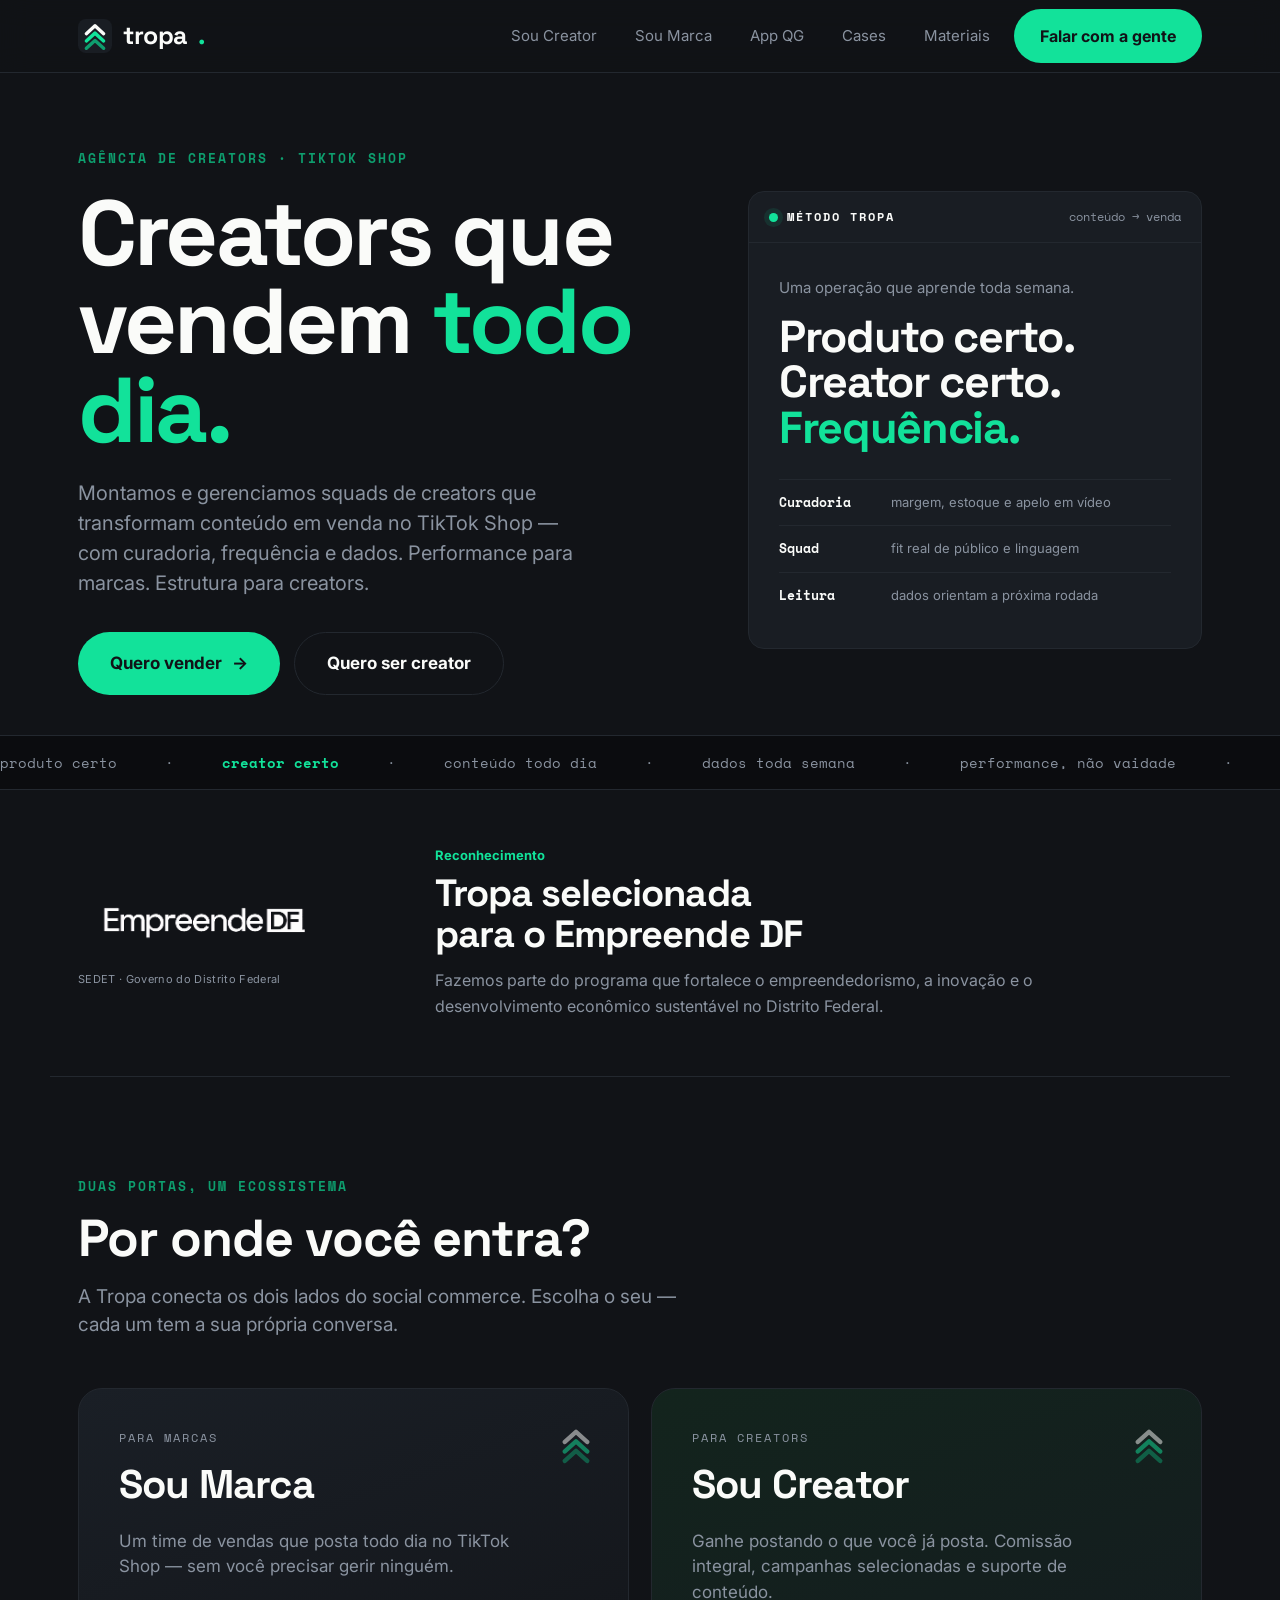
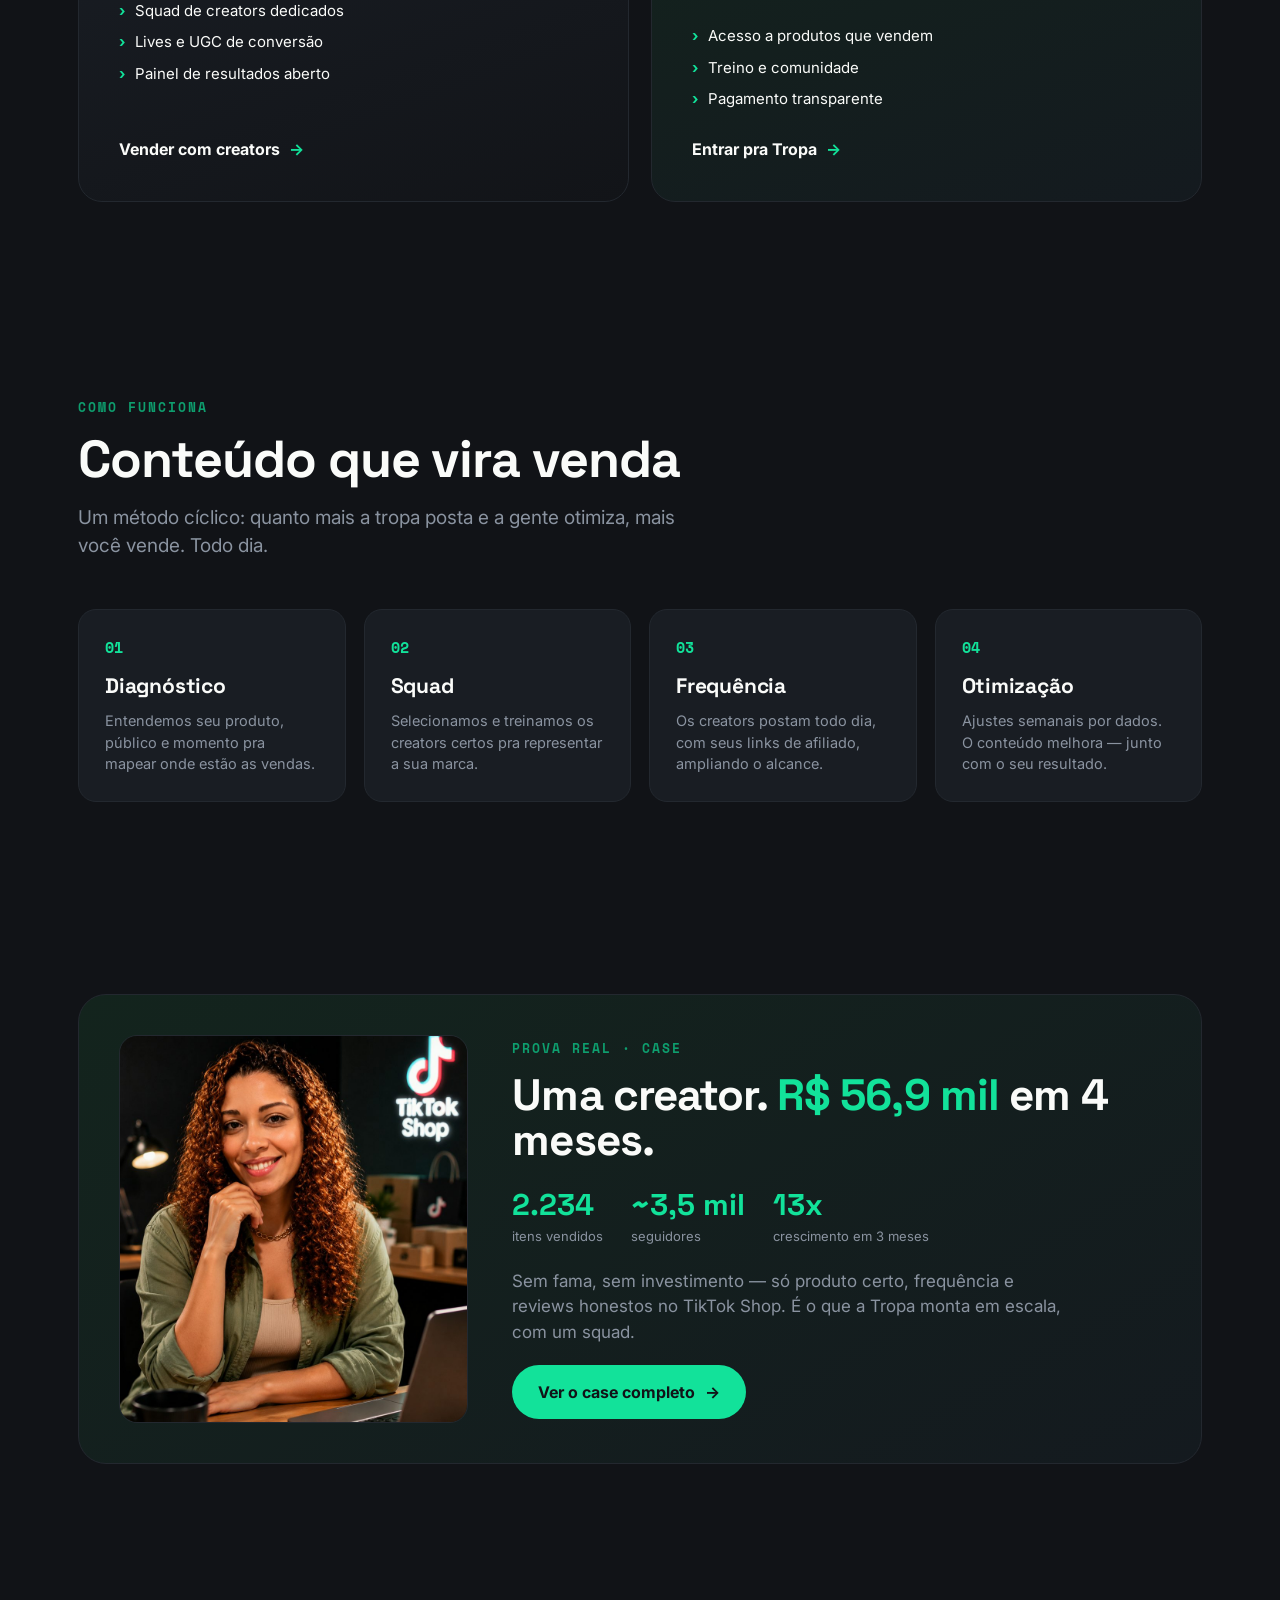
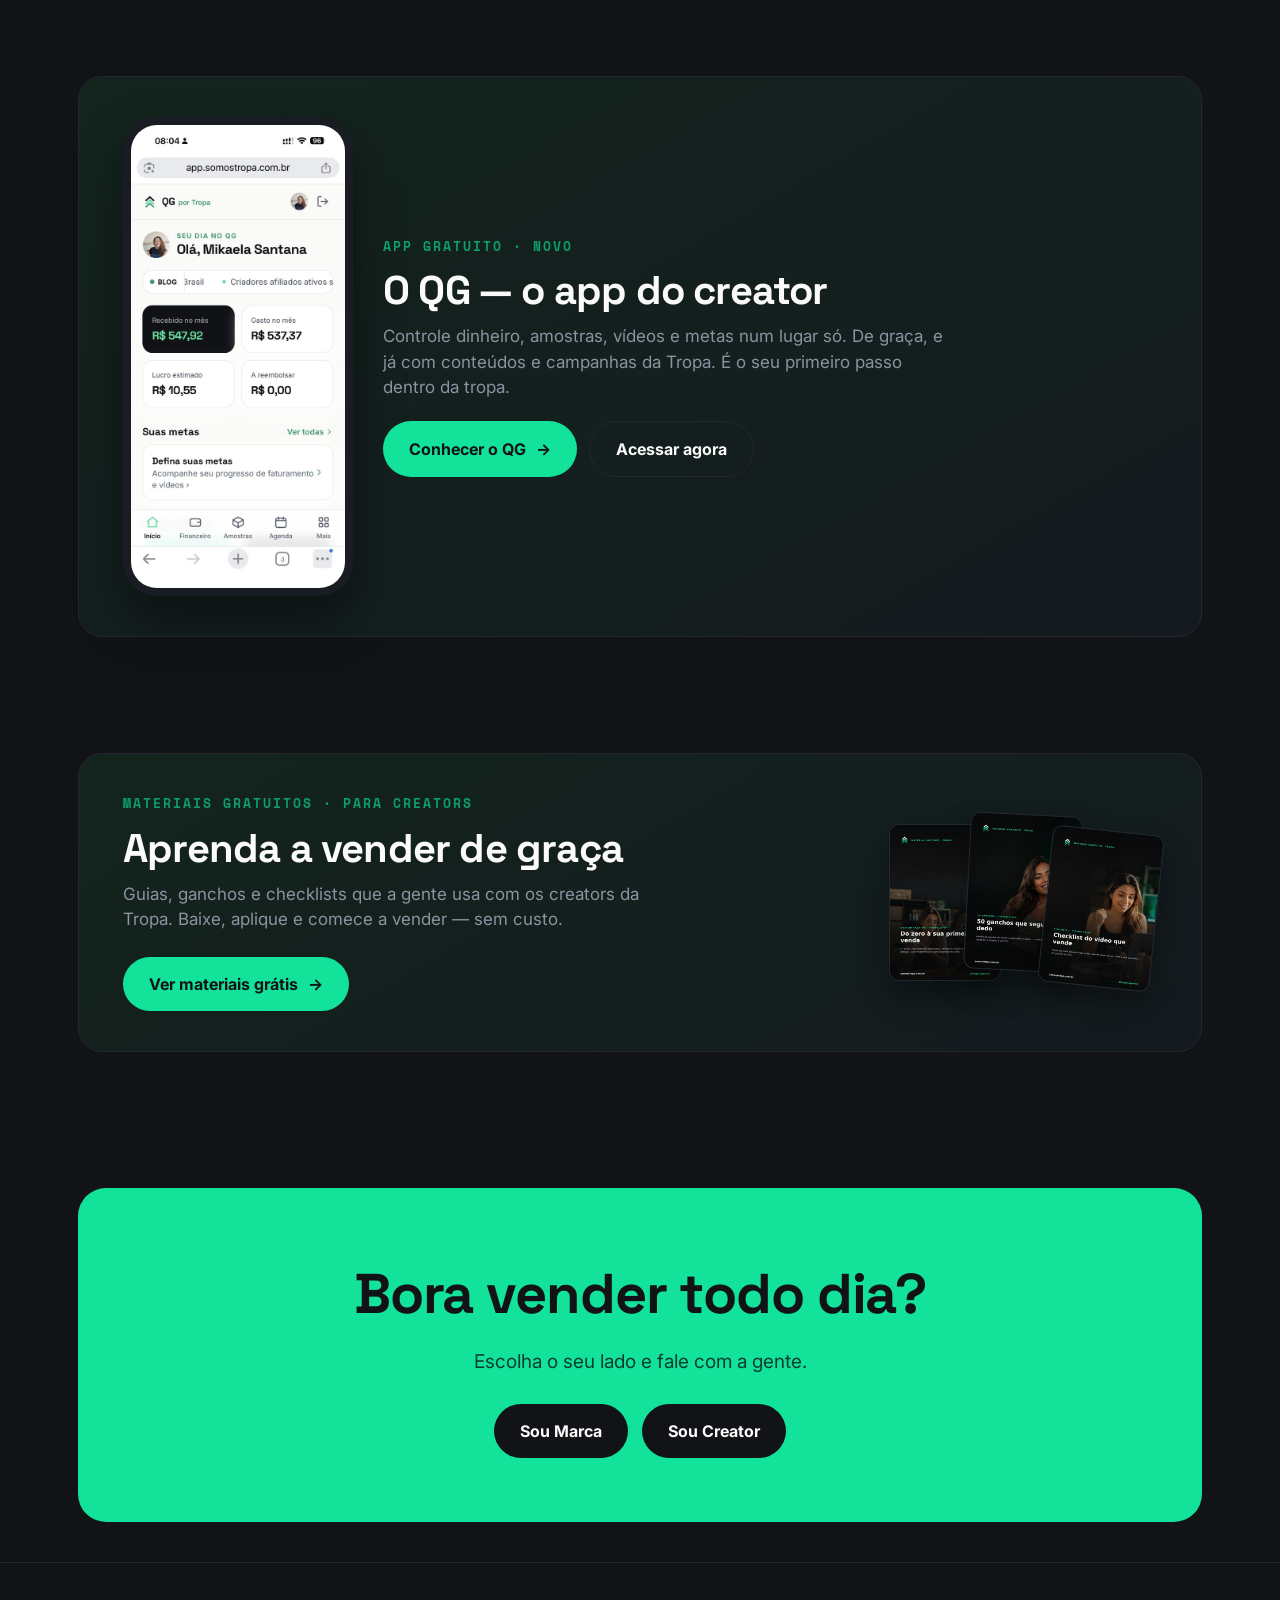
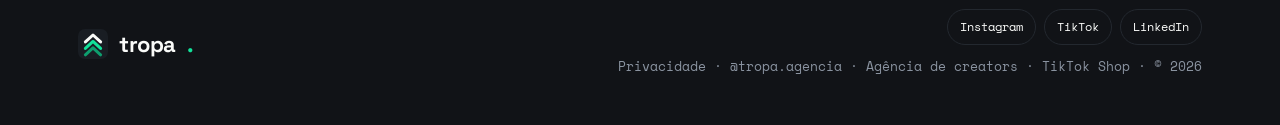
<file: index.html>
<!doctype html>
<html lang="pt-BR">
<head>
<meta charset="utf-8">
<meta name="viewport" content="width=device-width, initial-scale=1">
<link rel="icon" href="favicon.svg" type="image/svg+xml">
<script>
if (location.hostname === "painel.somostropa.com.br") {
  location.replace("/painel.html");
}
</script>
<title>Tropa — Creators que vendem todo dia no TikTok Shop</title>
<meta name="description" content="A Tropa monta e gerencia squads de creators que vendem seu produto todo dia no TikTok Shop. Para marcas: performance. Para creators: carreira.">
<meta name="theme-color" content="#111317">
<link rel="canonical" href="https://somostropa.com.br/">
<meta property="og:type" content="website">
<meta property="og:title" content="Tropa — Creators que vendem todo dia no TikTok Shop">
<meta property="og:description" content="Squads de creators, conteúdo frequente e dados para transformar TikTok Shop em canal de vendas.">
<meta property="og:url" content="https://somostropa.com.br/">
<link rel="preconnect" href="https://fonts.googleapis.com">
<link rel="preconnect" href="https://fonts.gstatic.com" crossorigin>
<link href="https://fonts.googleapis.com/css2?family=Space+Grotesk:wght@400;500;700&family=Inter:wght@400;500;600&family=Space+Mono:wght@400;700&display=swap" rel="stylesheet">
<link rel="stylesheet" href="styles.css">
</head>
<body>
<a class="skip-link" href="#conteudo">Pular para o conteúdo</a>

<header class="nav">
  <div class="wrap">
    <a class="brand" href="index.html">
      <svg width="34" height="34" viewBox="0 0 130 130" aria-hidden="true"><rect width="130" height="130" rx="30" fill="#191D23"/><g fill="none" stroke-width="13" stroke-linecap="round" stroke-linejoin="round"><path d="M32 112 L65 82 L98 112" stroke="#0E9E6E"/><path d="M32 84 L65 54 L98 84" stroke="#12E29A"/><path d="M32 56 L65 26 L98 56" stroke="#FAFBF9"/></g></svg>
      tropa<span class="dot">.</span>
    </a>
    <nav class="nav-actions" aria-label="Navegação principal">
      <a class="lnk" href="creator.html">Sou Creator</a>
      <a class="lnk" href="marca.html">Sou Marca</a>
      <a class="lnk" href="qg.html">App QG</a>
      <a class="lnk" href="cases.html">Cases</a>
      <a class="lnk" href="materiais.html">Materiais</a>
      <a class="btn" data-wa="Oi! Vim pelo site da Tropa e quero saber mais." href="#">Falar com a gente</a>
    </nav>
  </div>
</header>

<main id="conteudo">
  <section class="hero wrap">
    <div>
      <span class="eyebrow reveal d1">Agência de creators · TikTok Shop</span>
      <h1 class="reveal d2">Creators que vendem <span class="g">todo dia.</span></h1>
      <p class="lead reveal d3">Montamos e gerenciamos squads de creators que transformam conteúdo em venda no TikTok Shop — com curadoria, frequência e dados. Performance para marcas. Estrutura para creators.</p>
      <div class="hero-cta reveal d4">
        <a class="btn btn--lg" href="marca.html">Quero vender <span class="arr">→</span></a>
        <a class="btn btn--ghost btn--lg" href="creator.html">Quero ser creator</a>
      </div>
    </div>

    <aside class="method-board reveal d3" aria-label="Método de operação da Tropa">
      <div class="method-head">
        <span class="method-mark" aria-hidden="true"></span>
        <span class="lbl">MÉTODO TROPA</span>
        <span class="sub">conteúdo → venda</span>
      </div>
      <div class="method-body">
        <p class="method-kicker">Uma operação que aprende toda semana.</p>
        <h2>Produto certo.<br>Creator certo.<br><span>Frequência.</span></h2>
        <ul>
          <li><b>Curadoria</b><small>margem, estoque e apelo em vídeo</small></li>
          <li><b>Squad</b><small>fit real de público e linguagem</small></li>
          <li><b>Leitura</b><small>dados orientam a próxima rodada</small></li>
        </ul>
      </div>
    </aside>
  </section>

  <div class="strip" aria-hidden="true">
    <div class="strip-track">
      <span>produto certo</span><span>·</span><span><b>creator certo</b></span><span>·</span><span>conteúdo todo dia</span><span>·</span><span>dados toda semana</span><span>·</span><span>performance, não vaidade</span><span>·</span>
      <span>produto certo</span><span>·</span><span><b>creator certo</b></span><span>·</span><span>conteúdo todo dia</span><span>·</span><span>dados toda semana</span><span>·</span><span>performance, não vaidade</span><span>·</span>
    </div>
  </div>

  <section class="recognition wrap" aria-labelledby="recognition-title">
    <div class="recognition-mark">
      <img src="assets/empreende-df-logo.png" alt="Empreende DF" width="2172" height="724">
      <small>SEDET · Governo do Distrito Federal</small>
    </div>
    <div class="recognition-copy">
      <p class="recognition-label">Reconhecimento</p>
      <h2 id="recognition-title">Tropa selecionada para o Empreende DF</h2>
      <p>Fazemos parte do programa que fortalece o empreendedorismo, a inovação e o desenvolvimento econômico sustentável no Distrito Federal.</p>
    </div>
  </section>

  <section class="section wrap" id="portas">
    <span class="eyebrow">Duas portas, um ecossistema</span>
    <h2>Por onde você entra?</h2>
    <p class="intro">A Tropa conecta os dois lados do social commerce. Escolha o seu — cada um tem a sua própria conversa.</p>
    <div class="doors">
      <a class="door door--marca" href="marca.html">
        <svg class="chev" width="44" height="44" viewBox="0 0 130 130"><g fill="none" stroke-width="13" stroke-linecap="round" stroke-linejoin="round"><path d="M32 112 L65 82 L98 112" stroke="#0E9E6E"/><path d="M32 84 L65 54 L98 84" stroke="#12E29A"/><path d="M32 56 L65 26 L98 56" stroke="#FAFBF9"/></g></svg>
        <span class="tag">Para marcas</span>
        <h3>Sou Marca</h3>
        <p>Um time de vendas que posta todo dia no TikTok Shop — sem você precisar gerir ninguém.</p>
        <ul><li>Squad de creators dedicados</li><li>Lives e UGC de conversão</li><li>Painel de resultados aberto</li></ul>
        <span class="go">Vender com creators <span class="arr">→</span></span>
      </a>
      <a class="door door--creator" href="creator.html">
        <svg class="chev" width="44" height="44" viewBox="0 0 130 130"><g fill="none" stroke-width="13" stroke-linecap="round" stroke-linejoin="round"><path d="M32 112 L65 82 L98 112" stroke="#0E9E6E"/><path d="M32 84 L65 54 L98 84" stroke="#12E29A"/><path d="M32 56 L65 26 L98 56" stroke="#FAFBF9"/></g></svg>
        <span class="tag">Para creators</span>
        <h3>Sou Creator</h3>
        <p>Ganhe postando o que você já posta. Comissão integral, campanhas selecionadas e suporte de conteúdo.</p>
        <ul><li>Acesso a produtos que vendem</li><li>Treino e comunidade</li><li>Pagamento transparente</li></ul>
        <span class="go">Entrar pra Tropa <span class="arr">→</span></span>
      </a>
    </div>
  </section>

  <section class="section wrap">
    <span class="eyebrow">Como funciona</span>
    <h2>Conteúdo que vira venda</h2>
    <p class="intro">Um método cíclico: quanto mais a tropa posta e a gente otimiza, mais você vende. Todo dia.</p>
    <div class="loop">
      <div class="lcard"><div class="n">01</div><h4>Diagnóstico</h4><p>Entendemos seu produto, público e momento pra mapear onde estão as vendas.</p></div>
      <div class="lcard"><div class="n">02</div><h4>Squad</h4><p>Selecionamos e treinamos os creators certos pra representar a sua marca.</p></div>
      <div class="lcard"><div class="n">03</div><h4>Frequência</h4><p>Os creators postam todo dia, com seus links de afiliado, ampliando o alcance.</p></div>
      <div class="lcard"><div class="n">04</div><h4>Otimização</h4><p>Ajustes semanais por dados. O conteúdo melhora — junto com o seu resultado.</p></div>
    </div>
  </section>

  <section class="section wrap">
    <div class="proof">
      <div class="pf-photo"><img src="mika-home.jpg" alt="Mika, creator da Tropa"></div>
      <div>
        <span class="eyebrow">Prova real · Case</span>
        <h2>Uma creator. <span class="g">R$ 56,9 mil</span> em 4 meses.</h2>
        <div class="pf-num">
          <div><div class="n">2.234</div><div class="t">itens vendidos</div></div>
          <div><div class="n">~3,5 mil</div><div class="t">seguidores</div></div>
          <div><div class="n">13x</div><div class="t">crescimento em 3 meses</div></div>
        </div>
        <p>Sem fama, sem investimento — só produto certo, frequência e reviews honestos no TikTok Shop. É o que a Tropa monta em escala, com um squad.</p>
        <a class="btn" href="case-mika.html">Ver o case completo <span class="arr">→</span></a>
      </div>
    </div>
  </section>

  <section class="section wrap" style="padding-bottom:0">
    <div class="mpromo" style="grid-template-columns:auto 1fr">
      <div style="display:flex;justify-content:center">
        <div style="border:8px solid var(--ink-2);border-radius:34px;overflow:hidden;background:var(--ink);box-shadow:0 24px 50px rgba(0,0,0,.4);max-width:230px">
          <img src="qg-inicio.jpg" alt="App QG da Tropa" loading="lazy" style="width:100%;display:block">
        </div>
      </div>
      <div>
        <span class="eyebrow">App gratuito · Novo</span>
        <h2>O QG — o app do creator</h2>
        <p>Controle dinheiro, amostras, vídeos e metas num lugar só. De graça, e já com conteúdos e campanhas da Tropa. É o seu primeiro passo dentro da tropa.</p>
        <div class="mp-cta" style="margin-top:20px;display:flex;gap:12px;flex-wrap:wrap">
          <a class="btn" href="qg.html">Conhecer o QG <span class="arr">→</span></a>
          <a class="btn btn--ghost" href="https://app.somostropa.com.br" target="_blank" rel="noopener">Acessar agora</a>
        </div>
      </div>
    </div>
  </section>

  <section class="section wrap">
    <div class="mpromo">
      <div>
        <span class="eyebrow">Materiais gratuitos · Para creators</span>
        <h2>Aprenda a vender de graça</h2>
        <p>Guias, ganchos e checklists que a gente usa com os creators da Tropa. Baixe, aplique e comece a vender — sem custo.</p>
        <div class="mp-cta"><a class="btn" href="materiais.html">Ver materiais grátis <span class="arr">→</span></a></div>
      </div>
      <div class="thumbs">
        <img src="capa-guia.jpg" alt="Guia do Creator">
        <img src="capa-ganchos.jpg" alt="50 Ganchos">
        <img src="capa-checklist.jpg" alt="Checklist do Vídeo">
      </div>
    </div>
  </section>

  <section class="wrap">
    <div class="band">
      <h2>Bora vender todo dia?</h2>
      <p>Escolha o seu lado e fale com a gente.</p>
      <div style="display:flex;gap:14px;justify-content:center;flex-wrap:wrap">
        <a class="btn" href="marca.html">Sou Marca</a>
        <a class="btn" href="creator.html">Sou Creator</a>
      </div>
    </div>
  </section>
</main>

<footer>
  <div class="wrap">
    <a class="brand" href="index.html">
      <svg width="30" height="30" viewBox="0 0 130 130"><rect width="130" height="130" rx="30" fill="#191D23"/><g fill="none" stroke-width="13" stroke-linecap="round" stroke-linejoin="round"><path d="M32 112 L65 82 L98 112" stroke="#0E9E6E"/><path d="M32 84 L65 54 L98 84" stroke="#12E29A"/><path d="M32 56 L65 26 L98 56" stroke="#FAFBF9"/></g></svg>
      tropa<span class="dot">.</span>
    </a>
    <div class="footer-right">
      <div class="socials" aria-label="Redes sociais da Tropa">
        <a href="https://www.instagram.com/tropa.agencia/" target="_blank" rel="noopener noreferrer">Instagram</a>
        <a href="https://www.tiktok.com/@tropa.agencia" target="_blank" rel="noopener noreferrer">TikTok</a>
        <a href="https://www.linkedin.com/company/tropa-creators/" target="_blank" rel="noopener noreferrer">LinkedIn</a>
      </div>
      <div class="meta"><a href="privacidade.html">Privacidade</a> · @tropa.agencia · Agência de creators · TikTok Shop · © 2026</div>
    </div>
  </div>
</footer>

<script src="app.js"></script>
</body>
</html>
</file>
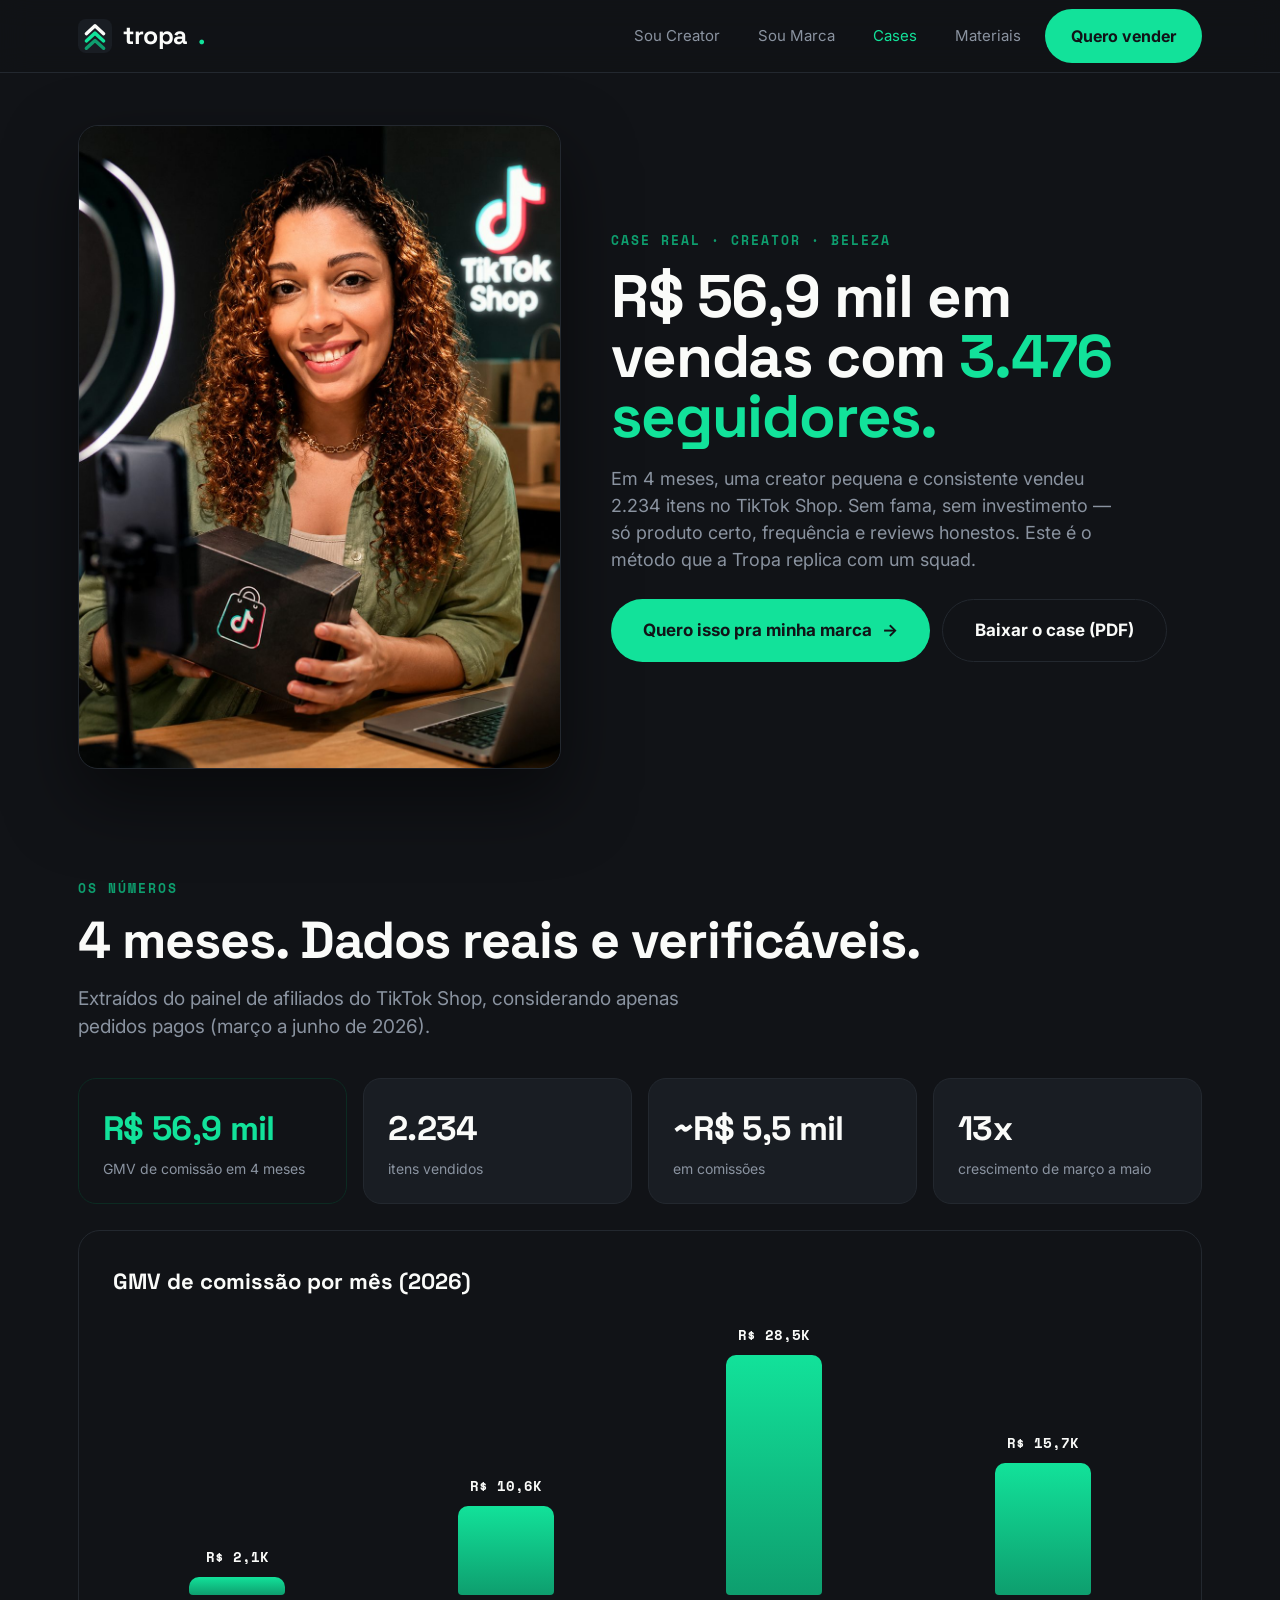
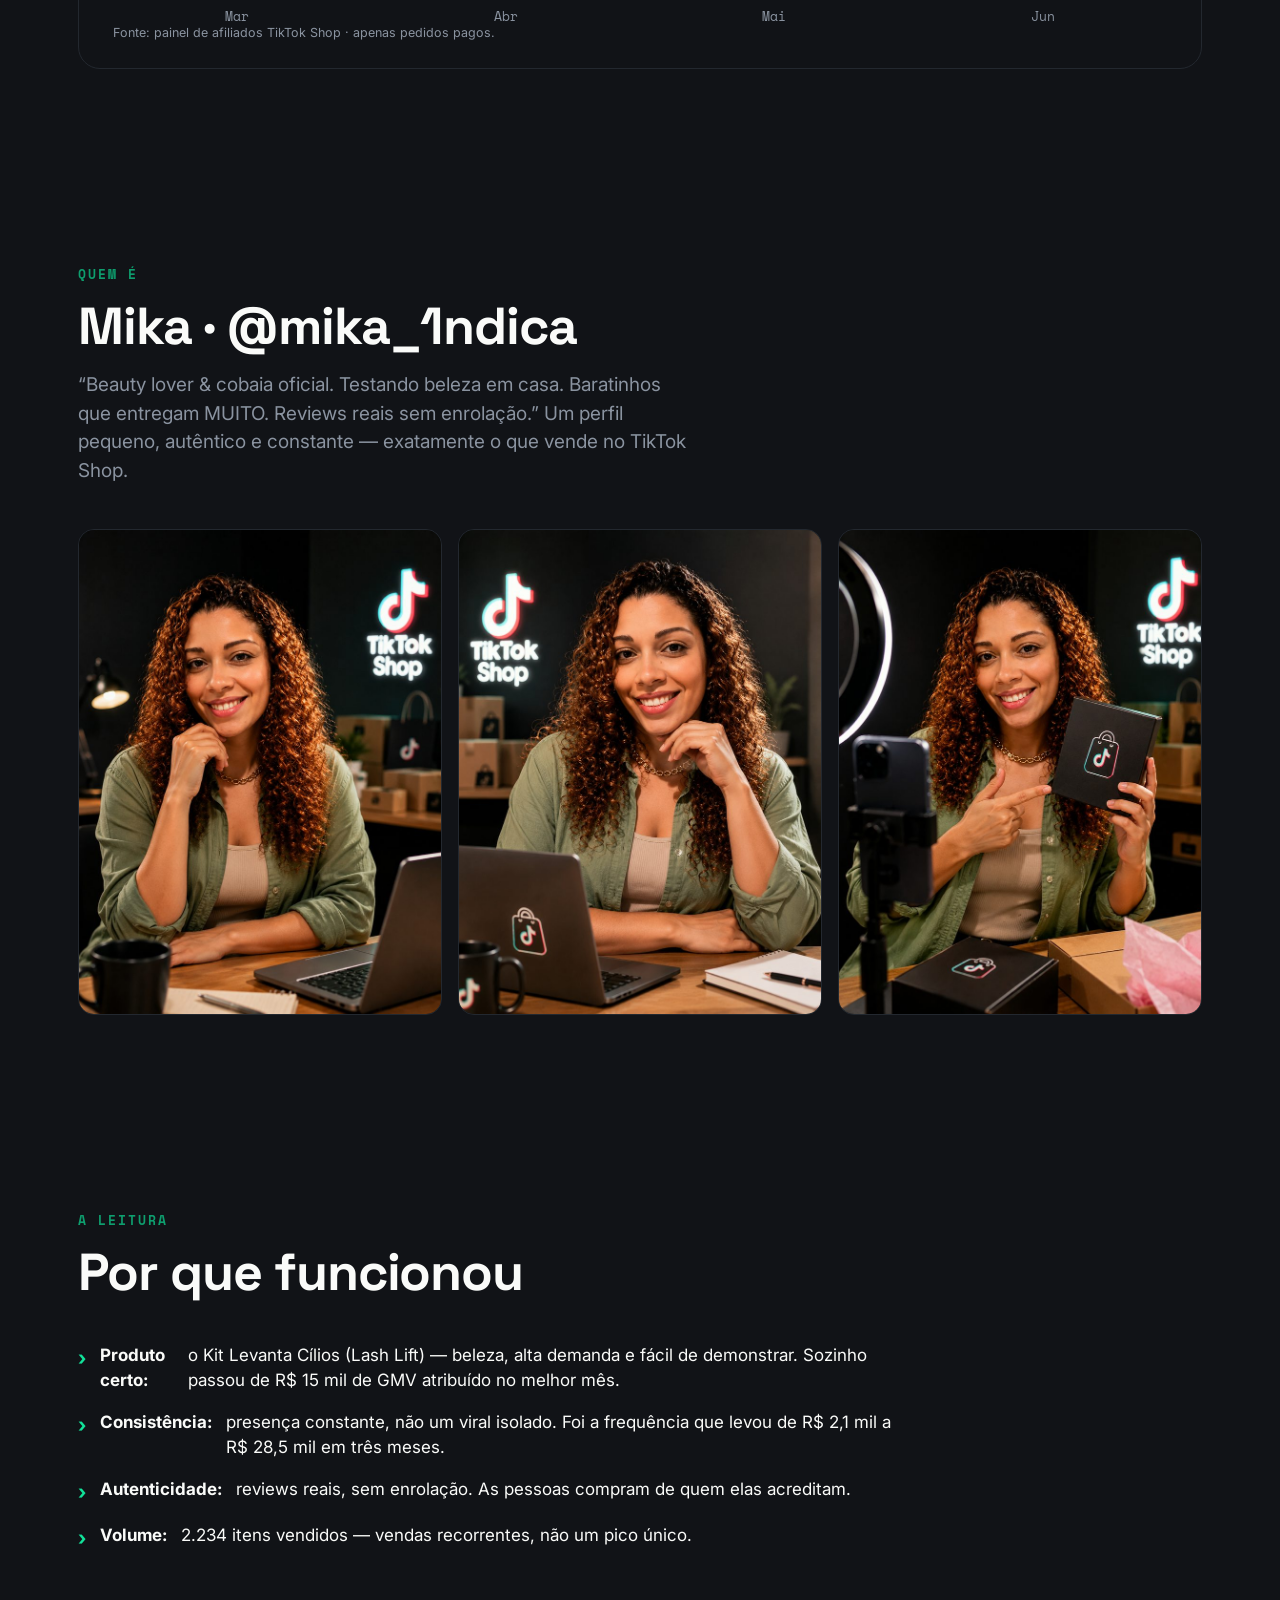
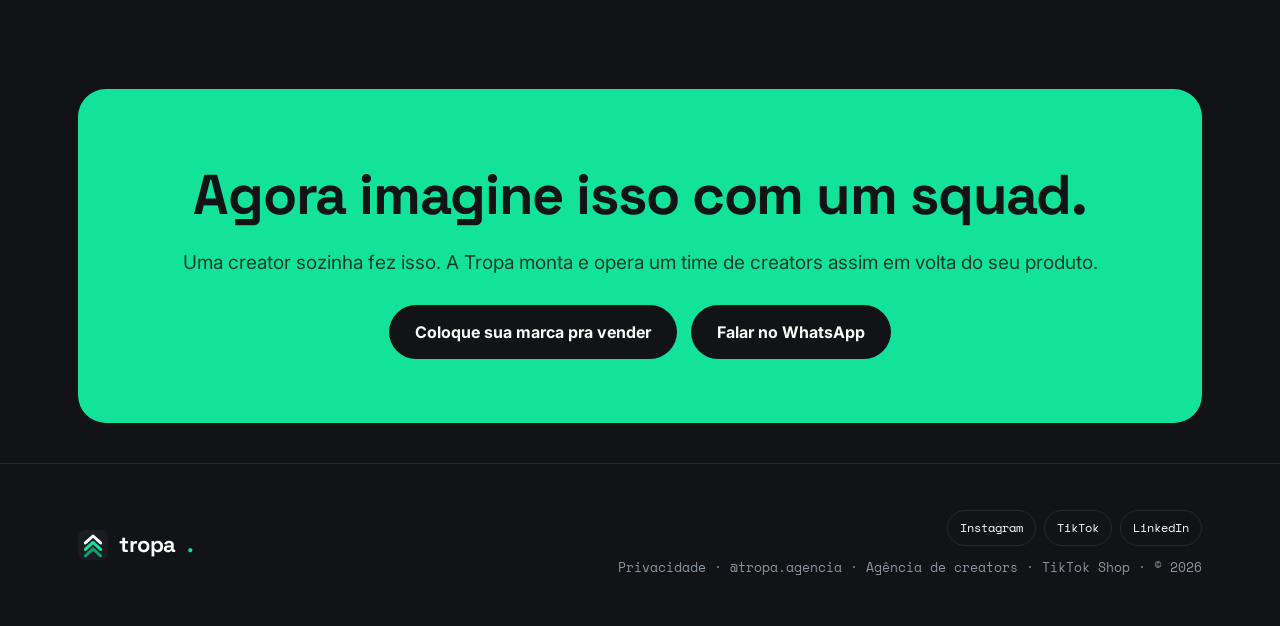
<file: case-mika.html>
<!doctype html>
<html lang="pt-BR">
<head>
<meta charset="utf-8">
<meta name="viewport" content="width=device-width, initial-scale=1">
<link rel="icon" href="favicon.svg" type="image/svg+xml">
<title>Case Mika — R$ 56,9 mil em 4 meses no TikTok Shop | Tropa</title>
<meta name="description" content="Como uma creator de ~3.476 seguidores gerou R$ 56,9 mil em vendas em 4 meses no TikTok Shop. O case real da Tropa.">
<link rel="preconnect" href="https://fonts.googleapis.com">
<link rel="preconnect" href="https://fonts.gstatic.com" crossorigin>
<link href="https://fonts.googleapis.com/css2?family=Space+Grotesk:wght@400;500;700&family=Inter:wght@400;500;600&family=Space+Mono:wght@400;700&display=swap" rel="stylesheet">
<link rel="stylesheet" href="styles.css">
</head>
<body>

<header class="nav">
  <div class="wrap">
    <a class="brand" href="index.html">
      <svg width="34" height="34" viewBox="0 0 130 130"><rect width="130" height="130" rx="30" fill="#191D23"/><g fill="none" stroke-width="13" stroke-linecap="round" stroke-linejoin="round"><path d="M32 112 L65 82 L98 112" stroke="#0E9E6E"/><path d="M32 84 L65 54 L98 84" stroke="#12E29A"/><path d="M32 56 L65 26 L98 56" stroke="#FAFBF9"/></g></svg>
      tropa<span class="dot">.</span>
    </a>
    <nav class="nav-actions">
      <a class="lnk" href="creator.html">Sou Creator</a>
      <a class="lnk" href="marca.html">Sou Marca</a>
      <a class="lnk is-active" href="cases.html">Cases</a>
      <a class="lnk" href="materiais.html">Materiais</a>
      <a class="btn" href="marca.html">Quero vender</a>
    </nav>
  </div>
</header>

<main>
  <section class="case-hero wrap">
    <div class="ch-photo reveal d2"><img src="mika-hero.jpg" alt="Mika, creator de beleza, gravando review no TikTok Shop"></div>
    <div>
      <span class="eyebrow reveal d1">Case real · Creator · Beleza</span>
      <h1 class="reveal d2">R$ 56,9 mil em vendas com <span class="g">3.476 seguidores.</span></h1>
      <p class="lead reveal d3">Em 4 meses, uma creator pequena e consistente vendeu 2.234 itens no TikTok Shop. Sem fama, sem investimento — só produto certo, frequência e reviews honestos. Este é o método que a Tropa replica com um squad.</p>
      <div class="ch-cta reveal d4">
        <a class="btn btn--lg" href="marca.html">Quero isso pra minha marca <span class="arr">→</span></a>
        <a class="btn btn--ghost btn--lg" href="Case_Mika_Tropa.pdf" download>Baixar o case (PDF)</a>
      </div>
    </div>
  </section>

  <section class="section wrap">
    <span class="eyebrow">Os números</span>
    <h2>4 meses. Dados reais e verificáveis.</h2>
    <p class="intro">Extraídos do painel de afiliados do TikTok Shop, considerando apenas pedidos pagos (março a junho de 2026).</p>
    <div class="case-stats">
      <div class="stat hl"><div class="v">R$ 56,9 mil</div><div class="l">GMV de comissão em 4 meses</div></div>
      <div class="stat"><div class="v">2.234</div><div class="l">itens vendidos</div></div>
      <div class="stat"><div class="v">~R$ 5,5 mil</div><div class="l">em comissões</div></div>
      <div class="stat"><div class="v">13x</div><div class="l">crescimento de março a maio</div></div>
    </div>
    <div class="case-chart">
      <h3>GMV de comissão por mês (2026)</h3>
      <div class="bars">
        <div class="bar"><span class="v">R$ 2,1K</span><div class="col" style="height:18px"></div><span class="m">Mar</span></div>
        <div class="bar"><span class="v">R$ 10,6K</span><div class="col" style="height:89px"></div><span class="m">Abr</span></div>
        <div class="bar"><span class="v">R$ 28,5K</span><div class="col" style="height:240px"></div><span class="m">Mai</span></div>
        <div class="bar"><span class="v">R$ 15,7K</span><div class="col" style="height:132px"></div><span class="m">Jun</span></div>
      </div>
      <p class="src">Fonte: painel de afiliados TikTok Shop · apenas pedidos pagos.</p>
    </div>
  </section>

  <section class="section wrap">
    <span class="eyebrow">Quem é</span>
    <h2>Mika · @mika_1ndica</h2>
    <p class="intro">“Beauty lover & cobaia oficial. Testando beleza em casa. Baratinhos que entregam MUITO. Reviews reais sem enrolação.” Um perfil pequeno, autêntico e constante — exatamente o que vende no TikTok Shop.</p>
    <div class="case-gallery">
      <img src="mika-a.jpg" alt="Mika gravando review">
      <img src="mika-b.jpg" alt="Mika em seu setup de conteúdo">
      <img src="mika-c.jpg" alt="Mika demonstrando um produto">
    </div>
  </section>

  <section class="section wrap">
    <span class="eyebrow">A leitura</span>
    <h2>Por que funcionou</h2>
    <ul class="why">
      <li><b>Produto certo:</b> o Kit Levanta Cílios (Lash Lift) — beleza, alta demanda e fácil de demonstrar. Sozinho passou de R$ 15 mil de GMV atribuído no melhor mês.</li>
      <li><b>Consistência:</b> presença constante, não um viral isolado. Foi a frequência que levou de R$ 2,1 mil a R$ 28,5 mil em três meses.</li>
      <li><b>Autenticidade:</b> reviews reais, sem enrolação. As pessoas compram de quem elas acreditam.</li>
      <li><b>Volume:</b> 2.234 itens vendidos — vendas recorrentes, não um pico único.</li>
    </ul>
  </section>

  <section class="wrap">
    <div class="band">
      <h2>Agora imagine isso com um squad.</h2>
      <p>Uma creator sozinha fez isso. A Tropa monta e opera um time de creators assim em volta do seu produto.</p>
      <div style="display:flex;gap:14px;justify-content:center;flex-wrap:wrap">
        <a class="btn" href="marca.html">Coloque sua marca pra vender</a>
        <a class="btn btn--wa" data-wa="Oi! Vi o case da Mika e quero vender no TikTok Shop com a Tropa." href="#">Falar no WhatsApp</a>
      </div>
    </div>
  </section>
</main>

<footer>
  <div class="wrap">
    <a class="brand" href="index.html">
      <svg width="30" height="30" viewBox="0 0 130 130"><rect width="130" height="130" rx="30" fill="#191D23"/><g fill="none" stroke-width="13" stroke-linecap="round" stroke-linejoin="round"><path d="M32 112 L65 82 L98 112" stroke="#0E9E6E"/><path d="M32 84 L65 54 L98 84" stroke="#12E29A"/><path d="M32 56 L65 26 L98 56" stroke="#FAFBF9"/></g></svg>
      tropa<span class="dot">.</span>
    </a>
    <div class="footer-right">
      <div class="socials" aria-label="Redes sociais da Tropa">
        <a href="https://www.instagram.com/tropa.agencia/" target="_blank" rel="noopener noreferrer">Instagram</a>
        <a href="https://www.tiktok.com/@tropa.agencia" target="_blank" rel="noopener noreferrer">TikTok</a>
        <a href="https://www.linkedin.com/company/tropa-creators/" target="_blank" rel="noopener noreferrer">LinkedIn</a>
      </div>
      <div class="meta"><a href="privacidade.html">Privacidade</a> · @tropa.agencia · Agência de creators · TikTok Shop · © 2026</div>
    </div>
  </div>
</footer>

<script src="app.js"></script>
</body>
</html>
</file>
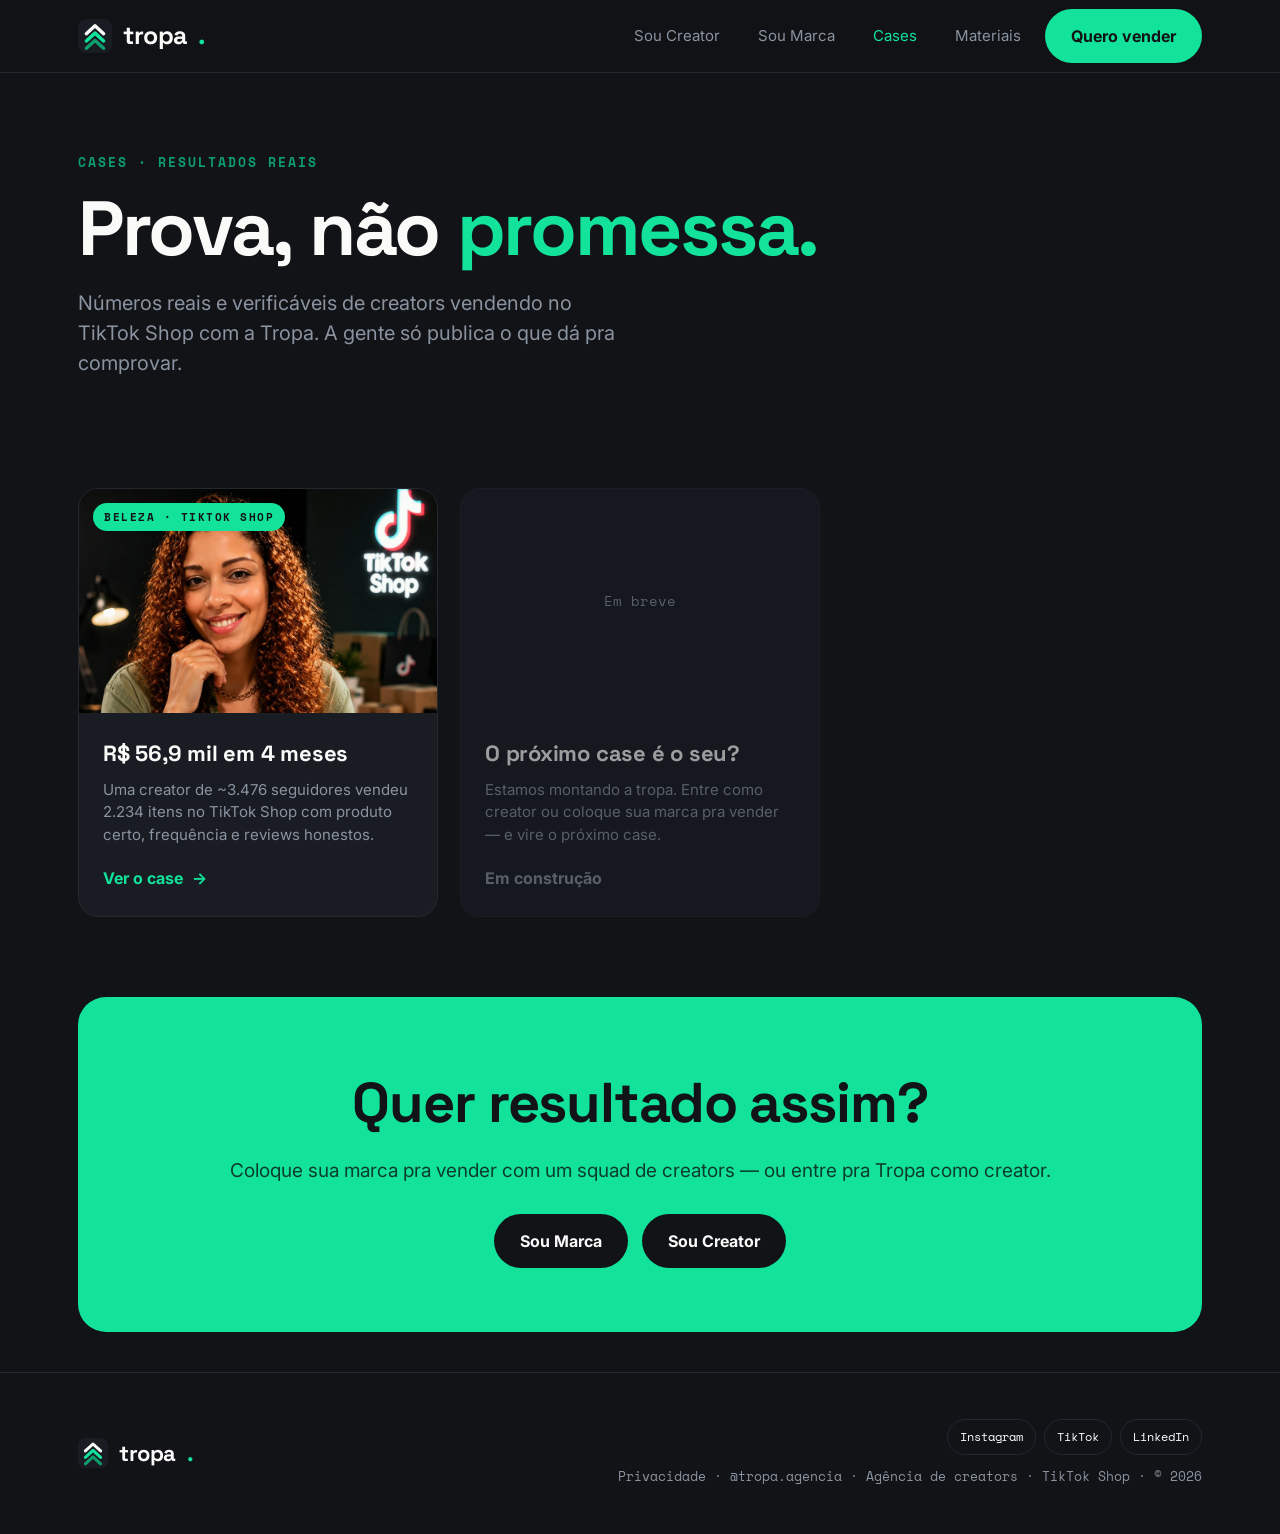
<file: cases.html>
<!doctype html>
<html lang="pt-BR">
<head>
<meta charset="utf-8">
<meta name="viewport" content="width=device-width, initial-scale=1">
<link rel="icon" href="favicon.svg" type="image/svg+xml">
<title>Cases — resultados reais da Tropa</title>
<meta name="description" content="Resultados reais de creators no TikTok Shop com a Tropa. Números verificáveis, sem enrolação.">
<link rel="preconnect" href="https://fonts.googleapis.com">
<link rel="preconnect" href="https://fonts.gstatic.com" crossorigin>
<link href="https://fonts.googleapis.com/css2?family=Space+Grotesk:wght@400;500;700&family=Inter:wght@400;500;600&family=Space+Mono:wght@400;700&display=swap" rel="stylesheet">
<link rel="stylesheet" href="styles.css">
</head>
<body>

<header class="nav">
  <div class="wrap">
    <a class="brand" href="index.html">
      <svg width="34" height="34" viewBox="0 0 130 130"><rect width="130" height="130" rx="30" fill="#191D23"/><g fill="none" stroke-width="13" stroke-linecap="round" stroke-linejoin="round"><path d="M32 112 L65 82 L98 112" stroke="#0E9E6E"/><path d="M32 84 L65 54 L98 84" stroke="#12E29A"/><path d="M32 56 L65 26 L98 56" stroke="#FAFBF9"/></g></svg>
      tropa<span class="dot">.</span>
    </a>
    <nav class="nav-actions">
      <a class="lnk" href="creator.html">Sou Creator</a>
      <a class="lnk" href="marca.html">Sou Marca</a>
      <a class="lnk is-active" href="cases.html">Cases</a>
      <a class="lnk" href="materiais.html">Materiais</a>
      <a class="btn" href="marca.html">Quero vender</a>
    </nav>
  </div>
</header>

<main>
  <section class="phero wrap">
    <span class="eyebrow reveal d1">Cases · Resultados reais</span>
    <h1 class="reveal d2">Prova, não <span class="g">promessa.</span></h1>
    <p class="lead reveal d3">Números reais e verificáveis de creators vendendo no TikTok Shop com a Tropa. A gente só publica o que dá pra comprovar.</p>
  </section>

  <section class="wrap" style="padding-bottom:40px">
    <div class="mgrid">
      <a class="mcard" href="case-mika.html">
        <div class="thumb"><span class="tag">Beleza · TikTok Shop</span><img src="mika-home.jpg" alt="Mika, creator de beleza"></div>
        <div class="mbody">
          <h3>R$ 56,9 mil em 4 meses</h3>
          <p>Uma creator de ~3.476 seguidores vendeu 2.234 itens no TikTok Shop com produto certo, frequência e reviews honestos.</p>
          <span class="go">Ver o case <span class="arr">→</span></span>
        </div>
      </a>
      <div class="mcard" style="opacity:.6">
        <div class="thumb" style="display:flex;align-items:center;justify-content:center;background:var(--ink-2)"><span class="mono" style="color:var(--mut);font-size:14px">Em breve</span></div>
        <div class="mbody">
          <h3>O próximo case é o seu?</h3>
          <p>Estamos montando a tropa. Entre como creator ou coloque sua marca pra vender — e vire o próximo case.</p>
          <span class="go" style="color:var(--mut)">Em construção</span>
        </div>
      </div>
    </div>
  </section>

  <section class="wrap">
    <div class="band">
      <h2>Quer resultado assim?</h2>
      <p>Coloque sua marca pra vender com um squad de creators — ou entre pra Tropa como creator.</p>
      <div style="display:flex;gap:14px;justify-content:center;flex-wrap:wrap">
        <a class="btn" href="marca.html">Sou Marca</a>
        <a class="btn btn--wa" href="creator.html">Sou Creator</a>
      </div>
    </div>
  </section>
</main>

<footer>
  <div class="wrap">
    <a class="brand" href="index.html">
      <svg width="30" height="30" viewBox="0 0 130 130"><rect width="130" height="130" rx="30" fill="#191D23"/><g fill="none" stroke-width="13" stroke-linecap="round" stroke-linejoin="round"><path d="M32 112 L65 82 L98 112" stroke="#0E9E6E"/><path d="M32 84 L65 54 L98 84" stroke="#12E29A"/><path d="M32 56 L65 26 L98 56" stroke="#FAFBF9"/></g></svg>
      tropa<span class="dot">.</span>
    </a>
    <div class="footer-right">
      <div class="socials" aria-label="Redes sociais da Tropa">
        <a href="https://www.instagram.com/tropa.agencia/" target="_blank" rel="noopener noreferrer">Instagram</a>
        <a href="https://www.tiktok.com/@tropa.agencia" target="_blank" rel="noopener noreferrer">TikTok</a>
        <a href="https://www.linkedin.com/company/tropa-creators/" target="_blank" rel="noopener noreferrer">LinkedIn</a>
      </div>
      <div class="meta"><a href="privacidade.html">Privacidade</a> · @tropa.agencia · Agência de creators · TikTok Shop · © 2026</div>
    </div>
  </div>
</footer>

<script src="app.js"></script>
</body>
</html>
</file>
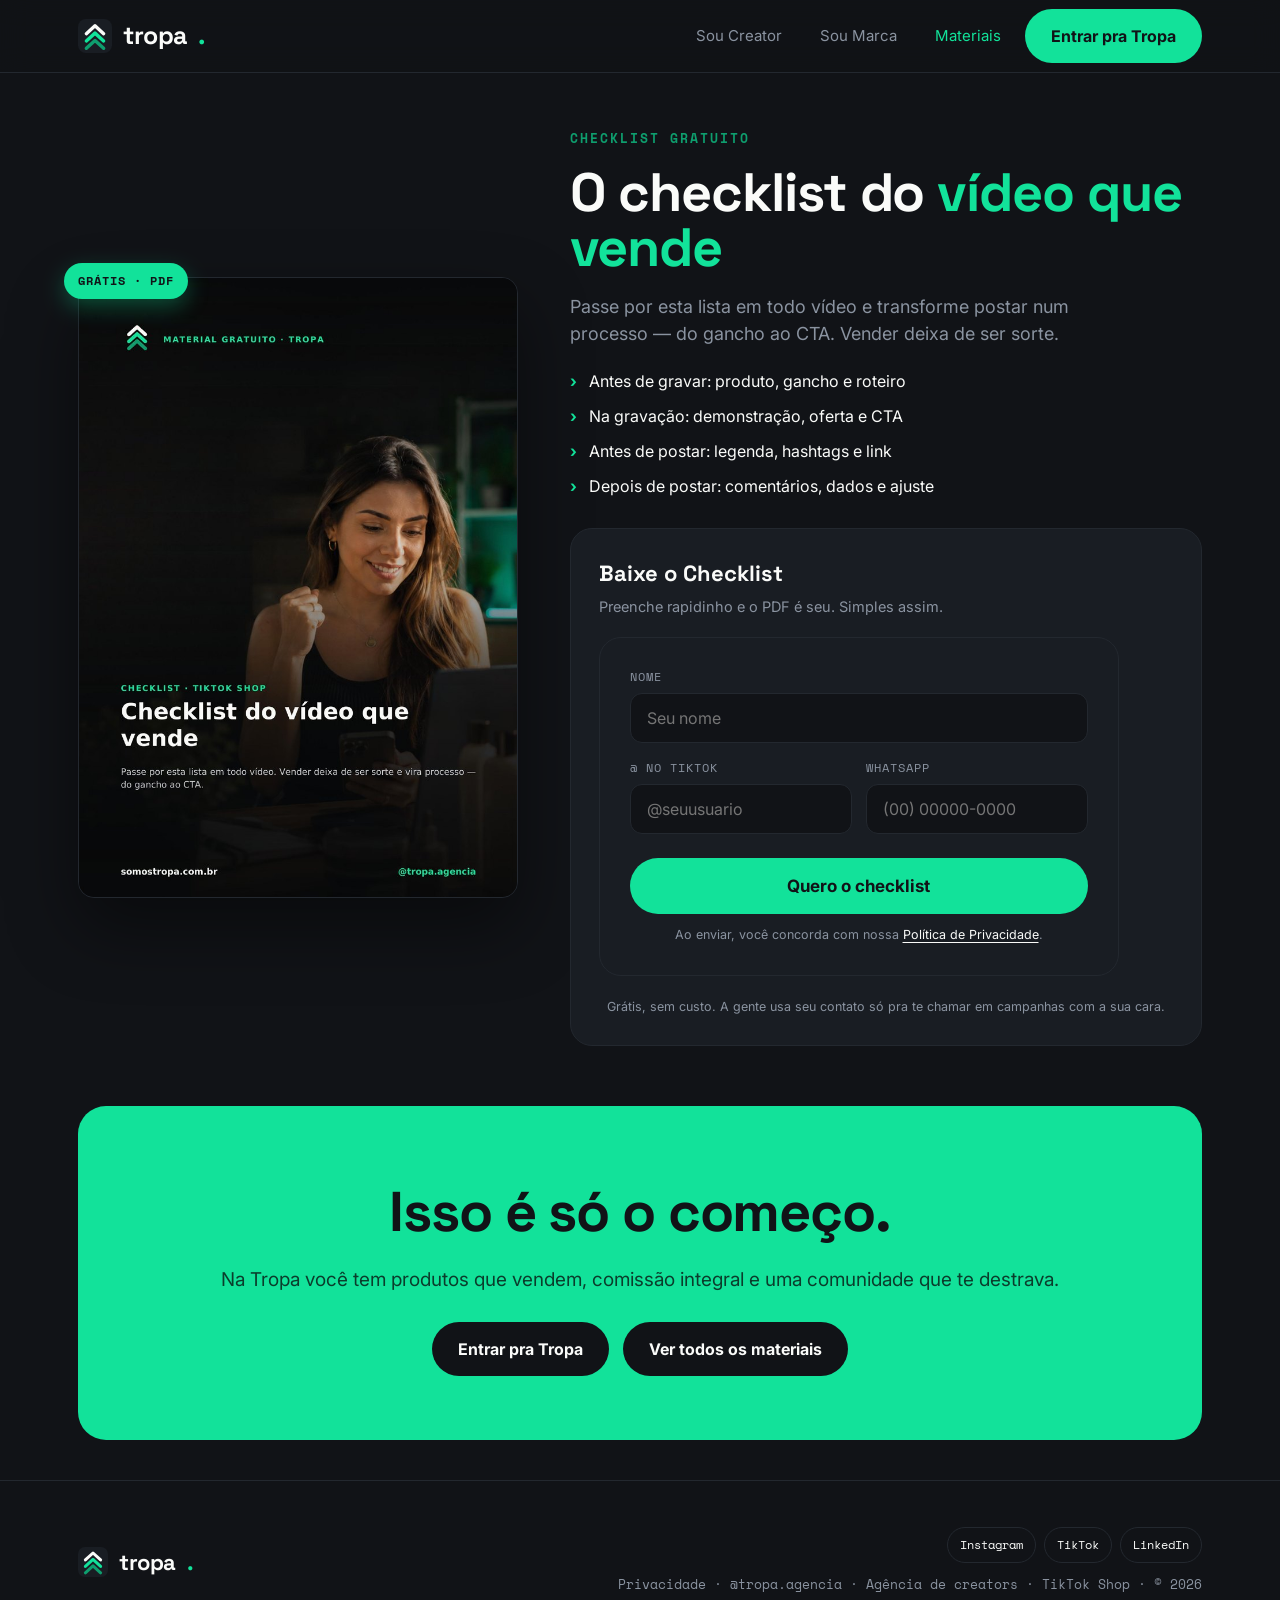
<file: checklist.html>
<!doctype html>
<html lang="pt-BR">
<head>
<meta charset="utf-8">
<meta name="viewport" content="width=device-width, initial-scale=1">
<link rel="icon" href="favicon.svg" type="image/svg+xml">
<title>Checklist do Vídeo que Vende — grátis | Tropa</title>
<meta name="description" content="Baixe grátis o checklist do vídeo que vende no TikTok Shop: do gancho ao CTA.">
<link rel="preconnect" href="https://fonts.googleapis.com">
<link rel="preconnect" href="https://fonts.gstatic.com" crossorigin>
<link href="https://fonts.googleapis.com/css2?family=Space+Grotesk:wght@400;500;700&family=Inter:wght@400;500;600&family=Space+Mono:wght@400;700&display=swap" rel="stylesheet">
<link rel="stylesheet" href="styles.css">
</head>
<body>

<header class="nav">
  <div class="wrap">
    <a class="brand" href="index.html">
      <svg width="34" height="34" viewBox="0 0 130 130"><rect width="130" height="130" rx="30" fill="#191D23"/><g fill="none" stroke-width="13" stroke-linecap="round" stroke-linejoin="round"><path d="M32 112 L65 82 L98 112" stroke="#0E9E6E"/><path d="M32 84 L65 54 L98 84" stroke="#12E29A"/><path d="M32 56 L65 26 L98 56" stroke="#FAFBF9"/></g></svg>
      tropa<span class="dot">.</span>
    </a>
    <nav class="nav-actions">
      <a class="lnk" href="creator.html">Sou Creator</a>
      <a class="lnk" href="marca.html">Sou Marca</a>
      <a class="lnk is-active" href="materiais.html">Materiais</a>
      <a class="btn" href="creator.html">Entrar pra Tropa</a>
    </nav>
  </div>
</header>

<main>
  <section class="lp-hero wrap">
    <div class="lp-cover reveal d2">
      <span class="badge">GRÁTIS · PDF</span>
      <img src="capa-checklist.jpg" alt="Capa — Checklist do Vídeo">
    </div>
    <div class="lp-info">
      <span class="eyebrow reveal d1">Checklist gratuito</span>
      <h1 class="reveal d2">O checklist do <span class="g">vídeo que vende</span></h1>
      <p class="lead reveal d3">Passe por esta lista em todo vídeo e transforme postar num processo — do gancho ao CTA. Vender deixa de ser sorte.</p>
      <ul class="lp-list reveal d3"><li>Antes de gravar: produto, gancho e roteiro</li><li>Na gravação: demonstração, oferta e CTA</li><li>Antes de postar: legenda, hashtags e link</li><li>Depois de postar: comentários, dados e ajuste</li></ul>
      <div class="dl-card reveal d4">
        <h2>Baixe o Checklist</h2>
        <p class="sub">Preenche rapidinho e o PDF é seu. Simples assim.</p>
        <form class="lead" data-table="leads_creator" data-download="Checklist_Video_Que_Vende.pdf">
          <input type="hidden" name="material" value="Checklist do Vídeo">
          <div class="fld"><label for="lp-nome">Nome</label><input id="lp-nome" name="nome" autocomplete="name" required placeholder="Seu nome"></div>
          <div class="row">
            <div class="fld"><label for="lp-tt">@ no TikTok</label><input id="lp-tt" name="tiktok" placeholder="@seuusuario"></div>
            <div class="fld"><label for="lp-wa">WhatsApp</label><input id="lp-wa" name="whatsapp" type="tel" inputmode="tel" autocomplete="tel" required placeholder="(00) 00000-0000"></div>
          </div>
          <button class="btn btn--lg" type="submit">Quero o checklist</button>
          <p class="form-note">Ao enviar, você concorda com nossa <a href="privacidade.html">Política de Privacidade</a>.</p>
        </form>
        <div class="form-ok">
          <div class="big">Prontinho! 🎉</div>
          <p>Seu download já vai começar. Se não começar, toque abaixo:</p>
          <p><a class="btn btn--lg" data-download-link href="Checklist_Video_Que_Vende.pdf">Baixar agora</a></p>
          <p style="margin-top:8px"><a class="btn btn--wa" data-wa-dyn href="#">Falar no WhatsApp</a></p>
        </div>
        <p class="dl-note">Grátis, sem custo. A gente usa seu contato só pra te chamar em campanhas com a sua cara.</p>
      </div>
    </div>
  </section>

  <section class="wrap">
    <div class="band">
      <h2>Isso é só o começo.</h2>
      <p>Na Tropa você tem produtos que vendem, comissão integral e uma comunidade que te destrava.</p>
      <div style="display:flex;gap:14px;justify-content:center;flex-wrap:wrap">
        <a class="btn" href="creator.html">Entrar pra Tropa</a>
        <a class="btn btn--wa" href="materiais.html">Ver todos os materiais</a>
      </div>
    </div>
  </section>
</main>

<footer>
  <div class="wrap">
    <a class="brand" href="index.html">
      <svg width="30" height="30" viewBox="0 0 130 130"><rect width="130" height="130" rx="30" fill="#191D23"/><g fill="none" stroke-width="13" stroke-linecap="round" stroke-linejoin="round"><path d="M32 112 L65 82 L98 112" stroke="#0E9E6E"/><path d="M32 84 L65 54 L98 84" stroke="#12E29A"/><path d="M32 56 L65 26 L98 56" stroke="#FAFBF9"/></g></svg>
      tropa<span class="dot">.</span>
    </a>
    <div class="footer-right">
      <div class="socials" aria-label="Redes sociais da Tropa">
        <a href="https://www.instagram.com/tropa.agencia/" target="_blank" rel="noopener noreferrer">Instagram</a>
        <a href="https://www.tiktok.com/@tropa.agencia" target="_blank" rel="noopener noreferrer">TikTok</a>
        <a href="https://www.linkedin.com/company/tropa-creators/" target="_blank" rel="noopener noreferrer">LinkedIn</a>
      </div>
      <div class="meta"><a href="privacidade.html">Privacidade</a> · @tropa.agencia · Agência de creators · TikTok Shop · © 2026</div>
    </div>
  </div>
</footer>

<script src="app.js"></script>
</body>
</html>
</file>
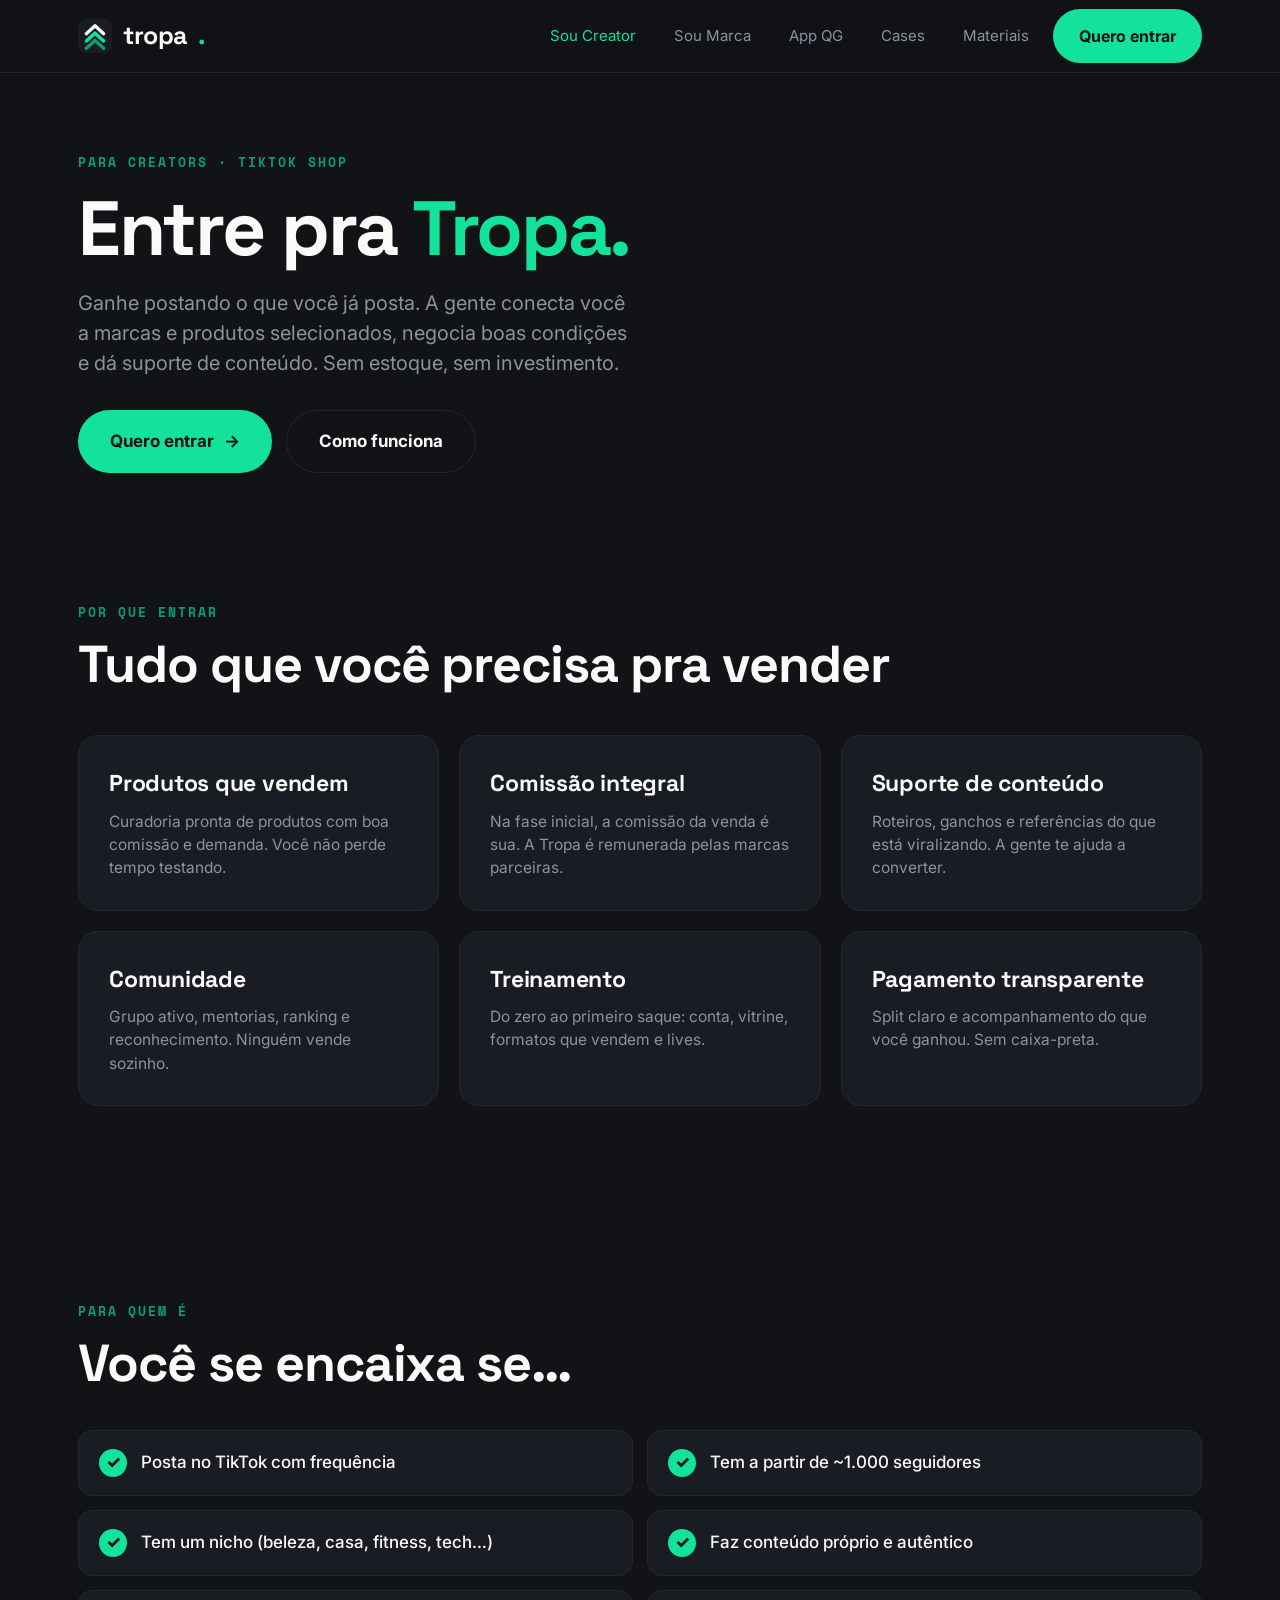
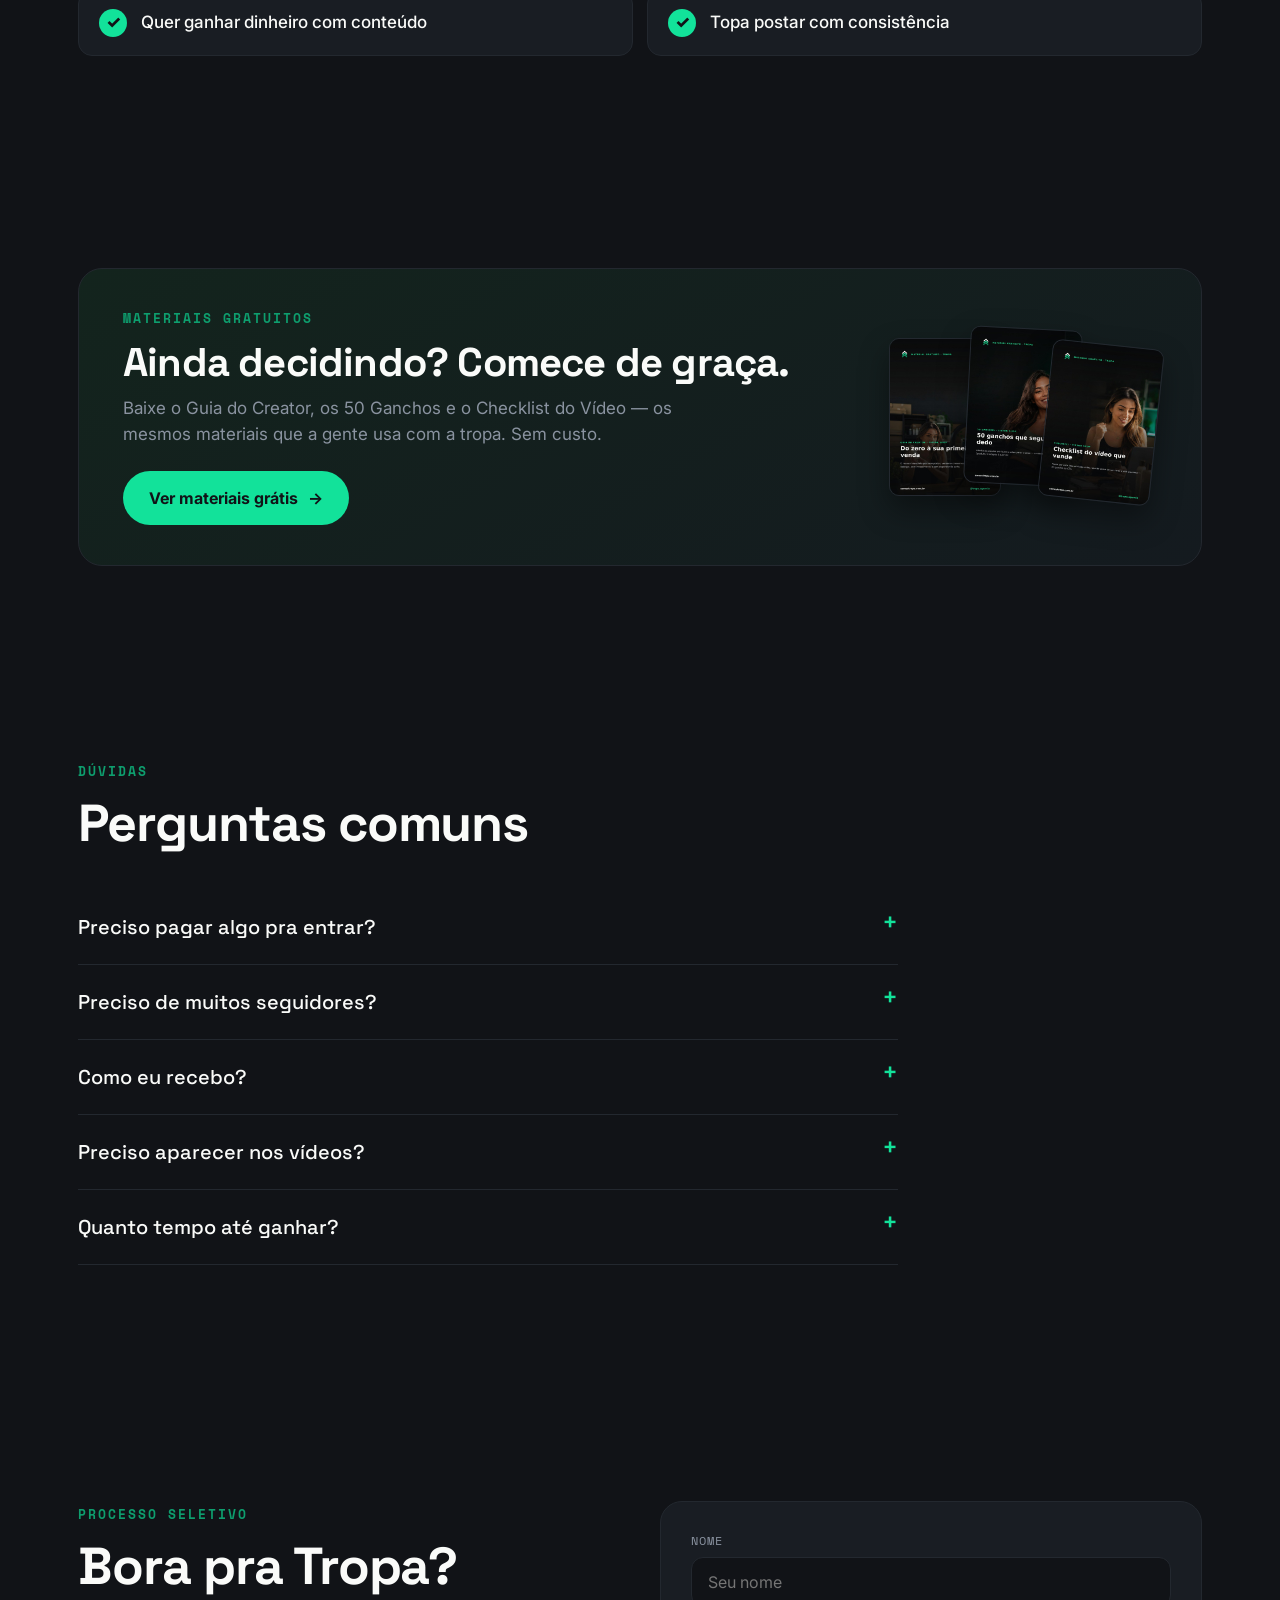
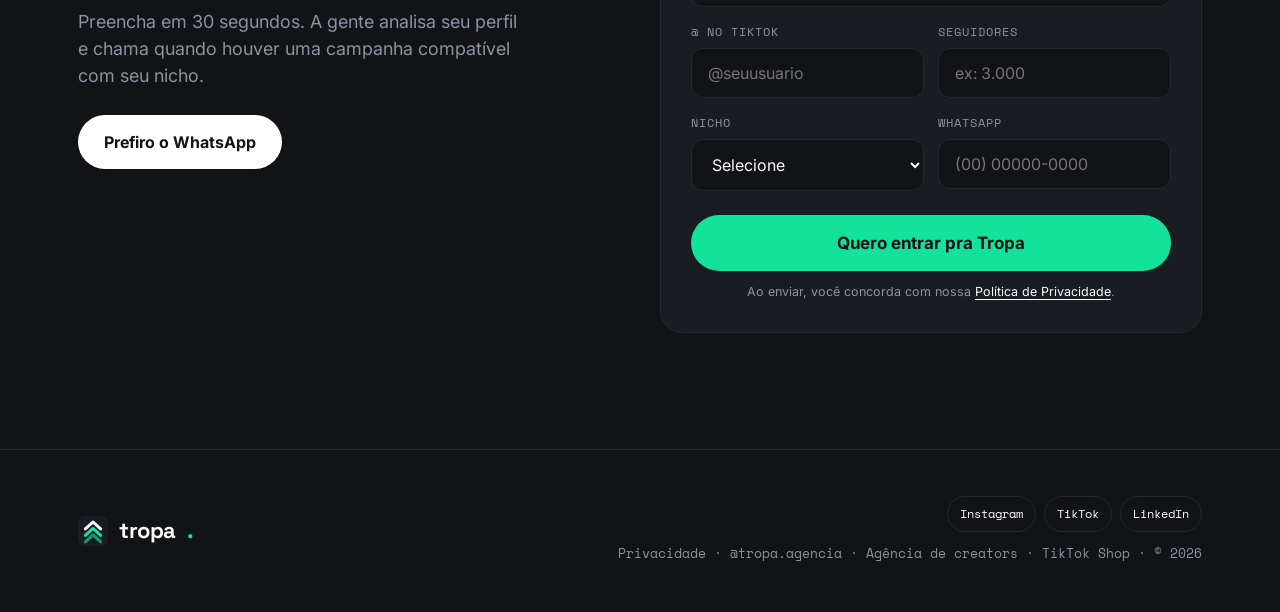
<file: creator.html>
<!doctype html>
<html lang="pt-BR">
<head>
<meta charset="utf-8">
<meta name="viewport" content="width=device-width, initial-scale=1">
<link rel="icon" href="favicon.svg" type="image/svg+xml">
<title>Sou Creator — Entre pra Tropa</title>
<meta name="description" content="Ganhe postando o que você já posta. A Tropa conecta você a campanhas no TikTok Shop, com comissão integral na fase inicial e suporte de conteúdo.">
<link rel="preconnect" href="https://fonts.googleapis.com">
<link rel="preconnect" href="https://fonts.gstatic.com" crossorigin>
<link href="https://fonts.googleapis.com/css2?family=Space+Grotesk:wght@400;500;700&family=Inter:wght@400;500;600&family=Space+Mono:wght@400;700&display=swap" rel="stylesheet">
<link rel="stylesheet" href="styles.css">
</head>
<body>

<header class="nav">
  <div class="wrap">
    <a class="brand" href="index.html">
      <svg width="34" height="34" viewBox="0 0 130 130"><rect width="130" height="130" rx="30" fill="#191D23"/><g fill="none" stroke-width="13" stroke-linecap="round" stroke-linejoin="round"><path d="M32 112 L65 82 L98 112" stroke="#0E9E6E"/><path d="M32 84 L65 54 L98 84" stroke="#12E29A"/><path d="M32 56 L65 26 L98 56" stroke="#FAFBF9"/></g></svg>
      tropa<span class="dot">.</span>
    </a>
    <nav class="nav-actions">
      <a class="lnk is-active" href="creator.html">Sou Creator</a>
      <a class="lnk" href="marca.html">Sou Marca</a>
      <a class="lnk" href="qg.html">App QG</a>
      <a class="lnk" href="cases.html">Cases</a>
      <a class="lnk" href="materiais.html">Materiais</a>
      <a class="btn" href="#cadastro">Quero entrar</a>
    </nav>
  </div>
</header>

<main>
  <section class="phero wrap">
    <span class="eyebrow reveal d1">Para creators · TikTok Shop</span>
    <h1 class="reveal d2">Entre pra <span class="g">Tropa.</span></h1>
    <p class="lead reveal d3">Ganhe postando o que você já posta. A gente conecta você a marcas e produtos selecionados, negocia boas condições e dá suporte de conteúdo. Sem estoque, sem investimento.</p>
    <div class="hero-cta reveal d4">
      <a class="btn btn--lg" href="#cadastro">Quero entrar <span class="arr">→</span></a>
      <a class="btn btn--ghost btn--lg" href="#como">Como funciona</a>
    </div>
  </section>

  <section class="section wrap">
    <span class="eyebrow">Por que entrar</span>
    <h2>Tudo que você precisa pra vender</h2>
    <div class="grid3">
      <div class="card"><h3>Produtos que vendem</h3><p>Curadoria pronta de produtos com boa comissão e demanda. Você não perde tempo testando.</p></div>
      <div class="card"><h3>Comissão integral</h3><p>Na fase inicial, a comissão da venda é sua. A Tropa é remunerada pelas marcas parceiras.</p></div>
      <div class="card"><h3>Suporte de conteúdo</h3><p>Roteiros, ganchos e referências do que está viralizando. A gente te ajuda a converter.</p></div>
      <div class="card"><h3>Comunidade</h3><p>Grupo ativo, mentorias, ranking e reconhecimento. Ninguém vende sozinho.</p></div>
      <div class="card"><h3>Treinamento</h3><p>Do zero ao primeiro saque: conta, vitrine, formatos que vendem e lives.</p></div>
      <div class="card"><h3>Pagamento transparente</h3><p>Split claro e acompanhamento do que você ganhou. Sem caixa-preta.</p></div>
    </div>
  </section>

  <section class="section wrap" id="como">
    <span class="eyebrow">Para quem é</span>
    <h2>Você se encaixa se…</h2>
    <div class="req">
      <div class="item"><span class="ck">✓</span> Posta no TikTok com frequência</div>
      <div class="item"><span class="ck">✓</span> Tem a partir de ~1.000 seguidores</div>
      <div class="item"><span class="ck">✓</span> Tem um nicho (beleza, casa, fitness, tech…)</div>
      <div class="item"><span class="ck">✓</span> Faz conteúdo próprio e autêntico</div>
      <div class="item"><span class="ck">✓</span> Quer ganhar dinheiro com conteúdo</div>
      <div class="item"><span class="ck">✓</span> Topa postar com consistência</div>
    </div>
  </section>

  <section class="section wrap">
    <div class="mpromo">
      <div>
        <span class="eyebrow">Materiais gratuitos</span>
        <h2>Ainda decidindo? Comece de graça.</h2>
        <p>Baixe o Guia do Creator, os 50 Ganchos e o Checklist do Vídeo — os mesmos materiais que a gente usa com a tropa. Sem custo.</p>
        <div class="mp-cta"><a class="btn" href="materiais.html">Ver materiais grátis <span class="arr">→</span></a></div>
      </div>
      <div class="thumbs">
        <img src="capa-guia.jpg" alt="Guia do Creator">
        <img src="capa-ganchos.jpg" alt="50 Ganchos">
        <img src="capa-checklist.jpg" alt="Checklist do Vídeo">
      </div>
    </div>
  </section>

  <section class="section wrap">
    <span class="eyebrow">Dúvidas</span>
    <h2>Perguntas comuns</h2>
    <div class="faq">
      <details><summary>Preciso pagar algo pra entrar?</summary><p>Não. É grátis, e a comissão das suas vendas é sua. A Tropa ganha das marcas parceiras — então a gente trabalha pra você vender mais.</p></details>
      <details><summary>Preciso de muitos seguidores?</summary><p>Não. Com bom conteúdo e engajamento dá pra começar com poucos. O que vende é o vídeo, não a fama.</p></details>
      <details><summary>Como eu recebo?</summary><p>A comissão cai na sua carteira do TikTok Shop e você saca para sua conta. Na fase inicial, 100% dessa comissão fica com você.</p></details>
      <details><summary>Preciso aparecer nos vídeos?</summary><p>Ajuda, mas dá pra fazer conteúdo de demonstração de produto sem mostrar o rosto.</p></details>
      <details><summary>Quanto tempo até ganhar?</summary><p>Não existe prazo garantido. Nossa primeira meta é colocar conteúdo no ar, acompanhar os dados e buscar a primeira venda com consistência e ajustes.</p></details>
    </div>
  </section>

  <section class="section wrap" id="cadastro">
    <div class="form-wrap">
      <div class="form-side">
        <span class="eyebrow">Processo seletivo</span>
        <h2>Bora pra Tropa?</h2>
        <p>Preencha em 30 segundos. A gente analisa seu perfil e chama quando houver uma campanha compatível com seu nicho.</p>
        <a class="btn btn--wa wa" data-wa="Oi! Quero entrar pra Tropa como creator." href="#">Prefiro o WhatsApp</a>
      </div>
      <div>
        <form class="lead" data-table="leads_creator">
          <div class="fld"><label for="creator-nome">Nome</label><input id="creator-nome" name="nome" autocomplete="name" required placeholder="Seu nome"></div>
          <div class="row">
            <div class="fld"><label for="creator-tiktok">@ no TikTok</label><input id="creator-tiktok" name="tiktok" required placeholder="@seuusuario"></div>
            <div class="fld"><label for="creator-seguidores">Seguidores</label><input id="creator-seguidores" name="seguidores" inputmode="numeric" placeholder="ex: 3.000"></div>
          </div>
          <div class="row">
            <div class="fld"><label for="creator-nicho">Nicho</label>
              <select id="creator-nicho" name="nicho"><option value="">Selecione</option><option>Beleza & skincare</option><option>Casa & utilidades</option><option>Fitness & saúde</option><option>Moda & acessórios</option><option>Tech & gadgets</option><option>Outro</option></select>
            </div>
            <div class="fld"><label for="creator-whatsapp">WhatsApp</label><input id="creator-whatsapp" name="whatsapp" type="tel" inputmode="tel" autocomplete="tel" required placeholder="(00) 00000-0000"></div>
          </div>
          <button class="btn btn--lg" type="submit">Quero entrar pra Tropa</button>
          <p class="form-note">Ao enviar, você concorda com nossa <a href="privacidade.html">Política de Privacidade</a>.</p>
        </form>
        <div class="form-ok">
          <div class="big">Recebido! 🎉</div>
          <p>A gente vai analisar seu perfil e te chamar. Quer adiantar?</p>
          <p style="margin-top:16px"><a class="btn btn--wa" data-wa-dyn href="#">Falar no WhatsApp agora</a></p>
        </div>
      </div>
    </div>
  </section>
</main>

<footer>
  <div class="wrap">
    <a class="brand" href="index.html">
      <svg width="30" height="30" viewBox="0 0 130 130"><rect width="130" height="130" rx="30" fill="#191D23"/><g fill="none" stroke-width="13" stroke-linecap="round" stroke-linejoin="round"><path d="M32 112 L65 82 L98 112" stroke="#0E9E6E"/><path d="M32 84 L65 54 L98 84" stroke="#12E29A"/><path d="M32 56 L65 26 L98 56" stroke="#FAFBF9"/></g></svg>
      tropa<span class="dot">.</span>
    </a>
    <div class="footer-right">
      <div class="socials" aria-label="Redes sociais da Tropa">
        <a href="https://www.instagram.com/tropa.agencia/" target="_blank" rel="noopener noreferrer">Instagram</a>
        <a href="https://www.tiktok.com/@tropa.agencia" target="_blank" rel="noopener noreferrer">TikTok</a>
        <a href="https://www.linkedin.com/company/tropa-creators/" target="_blank" rel="noopener noreferrer">LinkedIn</a>
      </div>
      <div class="meta"><a href="privacidade.html">Privacidade</a> · @tropa.agencia · Agência de creators · TikTok Shop · © 2026</div>
    </div>
  </div>
</footer>

<script src="app.js"></script>
</body>
</html>
</file>
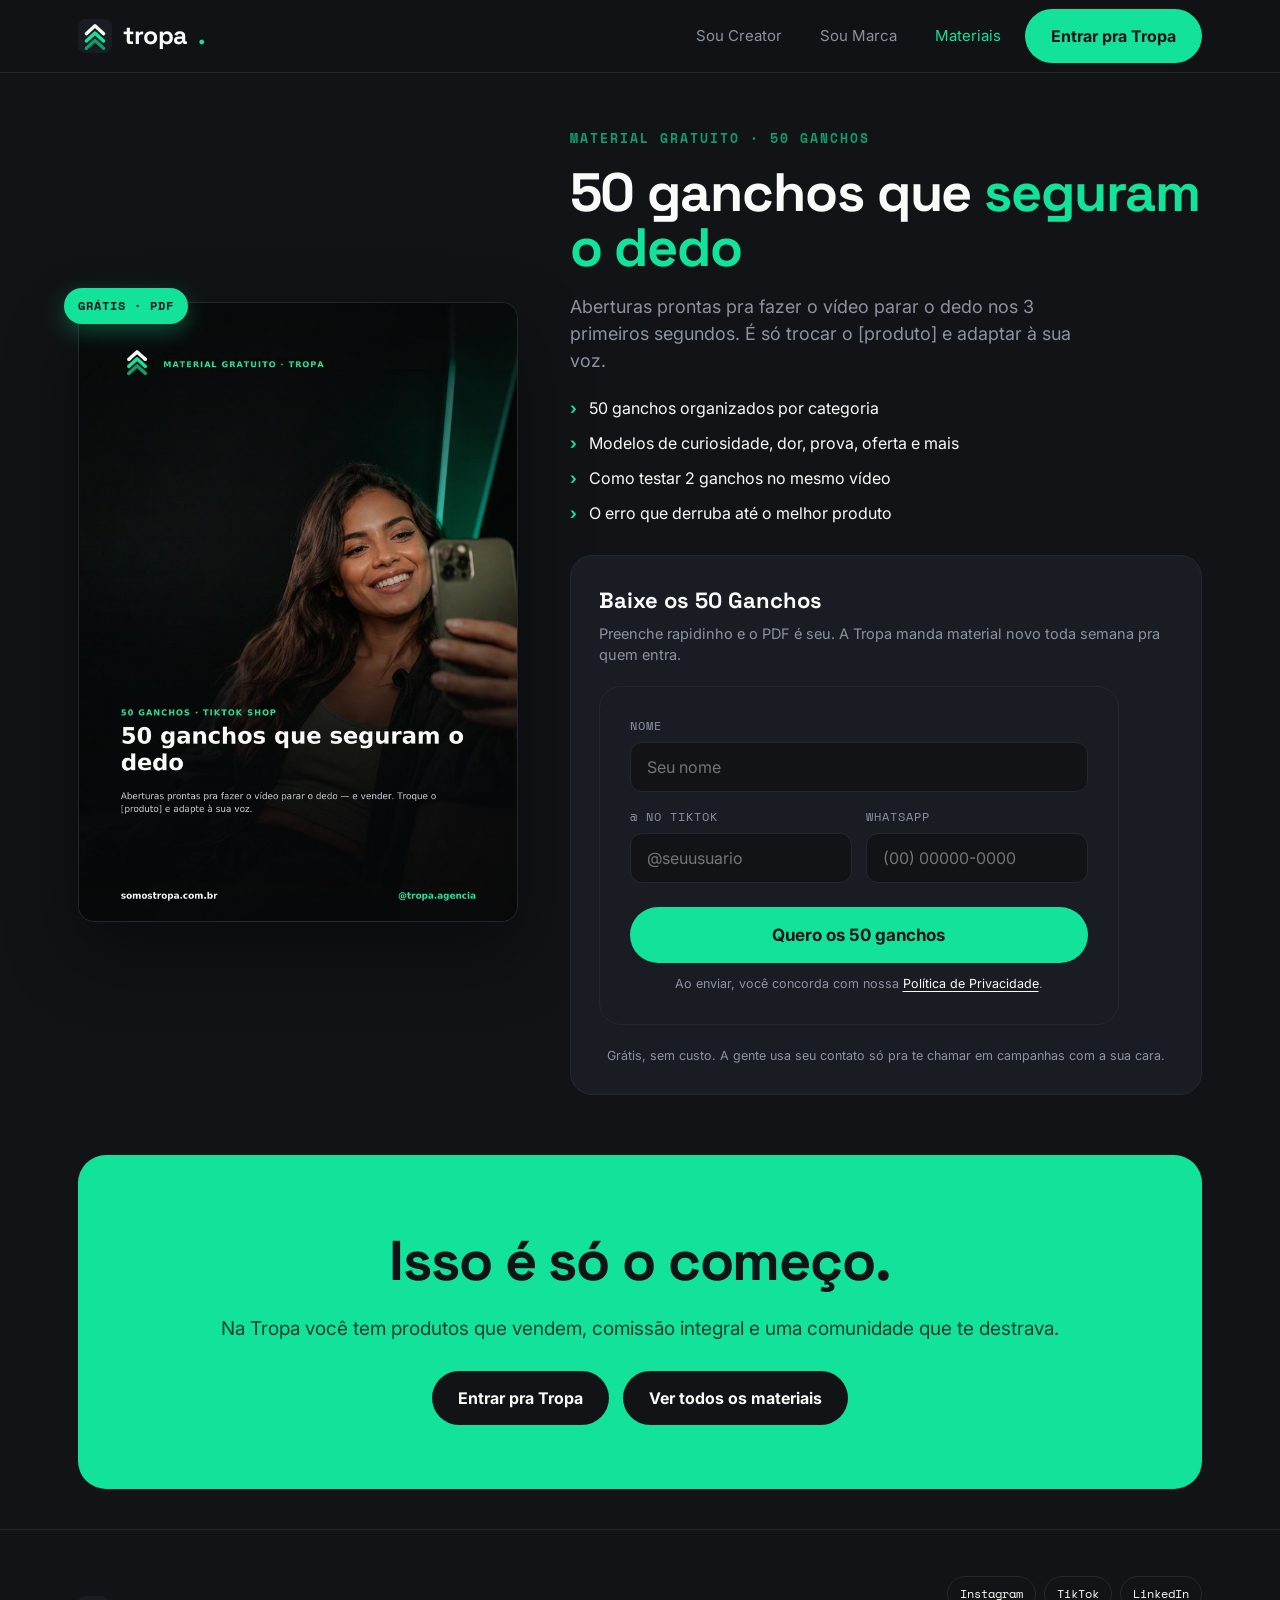
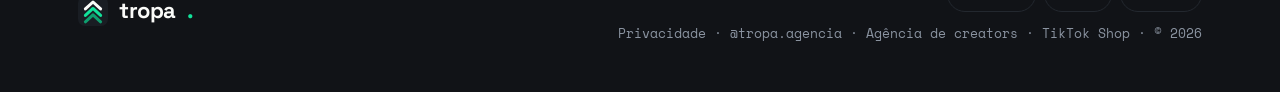
<file: ganchos.html>
<!doctype html>
<html lang="pt-BR">
<head>
<meta charset="utf-8">
<meta name="viewport" content="width=device-width, initial-scale=1">
<link rel="icon" href="favicon.svg" type="image/svg+xml">
<title>50 Ganchos que Seguram o Dedo — grátis | Tropa</title>
<meta name="description" content="Baixe grátis 50 ganchos prontos pra fazer seu vídeo parar o dedo e vender no TikTok Shop.">
<link rel="preconnect" href="https://fonts.googleapis.com">
<link rel="preconnect" href="https://fonts.gstatic.com" crossorigin>
<link href="https://fonts.googleapis.com/css2?family=Space+Grotesk:wght@400;500;700&family=Inter:wght@400;500;600&family=Space+Mono:wght@400;700&display=swap" rel="stylesheet">
<link rel="stylesheet" href="styles.css">
</head>
<body>

<header class="nav">
  <div class="wrap">
    <a class="brand" href="index.html">
      <svg width="34" height="34" viewBox="0 0 130 130"><rect width="130" height="130" rx="30" fill="#191D23"/><g fill="none" stroke-width="13" stroke-linecap="round" stroke-linejoin="round"><path d="M32 112 L65 82 L98 112" stroke="#0E9E6E"/><path d="M32 84 L65 54 L98 84" stroke="#12E29A"/><path d="M32 56 L65 26 L98 56" stroke="#FAFBF9"/></g></svg>
      tropa<span class="dot">.</span>
    </a>
    <nav class="nav-actions">
      <a class="lnk" href="creator.html">Sou Creator</a>
      <a class="lnk" href="marca.html">Sou Marca</a>
      <a class="lnk is-active" href="materiais.html">Materiais</a>
      <a class="btn" href="creator.html">Entrar pra Tropa</a>
    </nav>
  </div>
</header>

<main>
  <section class="lp-hero wrap">
    <div class="lp-cover reveal d2">
      <span class="badge">GRÁTIS · PDF</span>
      <img src="capa-ganchos.jpg" alt="Capa — 50 Ganchos">
    </div>
    <div class="lp-info">
      <span class="eyebrow reveal d1">Material gratuito · 50 ganchos</span>
      <h1 class="reveal d2">50 ganchos que <span class="g">seguram o dedo</span></h1>
      <p class="lead reveal d3">Aberturas prontas pra fazer o vídeo parar o dedo nos 3 primeiros segundos. É só trocar o [produto] e adaptar à sua voz.</p>
      <ul class="lp-list reveal d3"><li>50 ganchos organizados por categoria</li><li>Modelos de curiosidade, dor, prova, oferta e mais</li><li>Como testar 2 ganchos no mesmo vídeo</li><li>O erro que derruba até o melhor produto</li></ul>
      <div class="dl-card reveal d4">
        <h2>Baixe os 50 Ganchos</h2>
        <p class="sub">Preenche rapidinho e o PDF é seu. A Tropa manda material novo toda semana pra quem entra.</p>
        <form class="lead" data-table="leads_creator" data-download="50_Ganchos_Que_Seguram_o_Dedo.pdf">
          <input type="hidden" name="material" value="50 Ganchos">
          <div class="fld"><label for="lp-nome">Nome</label><input id="lp-nome" name="nome" autocomplete="name" required placeholder="Seu nome"></div>
          <div class="row">
            <div class="fld"><label for="lp-tt">@ no TikTok</label><input id="lp-tt" name="tiktok" placeholder="@seuusuario"></div>
            <div class="fld"><label for="lp-wa">WhatsApp</label><input id="lp-wa" name="whatsapp" type="tel" inputmode="tel" autocomplete="tel" required placeholder="(00) 00000-0000"></div>
          </div>
          <button class="btn btn--lg" type="submit">Quero os 50 ganchos</button>
          <p class="form-note">Ao enviar, você concorda com nossa <a href="privacidade.html">Política de Privacidade</a>.</p>
        </form>
        <div class="form-ok">
          <div class="big">Prontinho! 🎉</div>
          <p>Seu download já vai começar. Se não começar, toque abaixo:</p>
          <p><a class="btn btn--lg" data-download-link href="50_Ganchos_Que_Seguram_o_Dedo.pdf">Baixar agora</a></p>
          <p style="margin-top:8px"><a class="btn btn--wa" data-wa-dyn href="#">Falar no WhatsApp</a></p>
        </div>
        <p class="dl-note">Grátis, sem custo. A gente usa seu contato só pra te chamar em campanhas com a sua cara.</p>
      </div>
    </div>
  </section>

  <section class="wrap">
    <div class="band">
      <h2>Isso é só o começo.</h2>
      <p>Na Tropa você tem produtos que vendem, comissão integral e uma comunidade que te destrava.</p>
      <div style="display:flex;gap:14px;justify-content:center;flex-wrap:wrap">
        <a class="btn" href="creator.html">Entrar pra Tropa</a>
        <a class="btn btn--wa" href="materiais.html">Ver todos os materiais</a>
      </div>
    </div>
  </section>
</main>

<footer>
  <div class="wrap">
    <a class="brand" href="index.html">
      <svg width="30" height="30" viewBox="0 0 130 130"><rect width="130" height="130" rx="30" fill="#191D23"/><g fill="none" stroke-width="13" stroke-linecap="round" stroke-linejoin="round"><path d="M32 112 L65 82 L98 112" stroke="#0E9E6E"/><path d="M32 84 L65 54 L98 84" stroke="#12E29A"/><path d="M32 56 L65 26 L98 56" stroke="#FAFBF9"/></g></svg>
      tropa<span class="dot">.</span>
    </a>
    <div class="footer-right">
      <div class="socials" aria-label="Redes sociais da Tropa">
        <a href="https://www.instagram.com/tropa.agencia/" target="_blank" rel="noopener noreferrer">Instagram</a>
        <a href="https://www.tiktok.com/@tropa.agencia" target="_blank" rel="noopener noreferrer">TikTok</a>
        <a href="https://www.linkedin.com/company/tropa-creators/" target="_blank" rel="noopener noreferrer">LinkedIn</a>
      </div>
      <div class="meta"><a href="privacidade.html">Privacidade</a> · @tropa.agencia · Agência de creators · TikTok Shop · © 2026</div>
    </div>
  </div>
</footer>

<script src="app.js"></script>
</body>
</html>
</file>
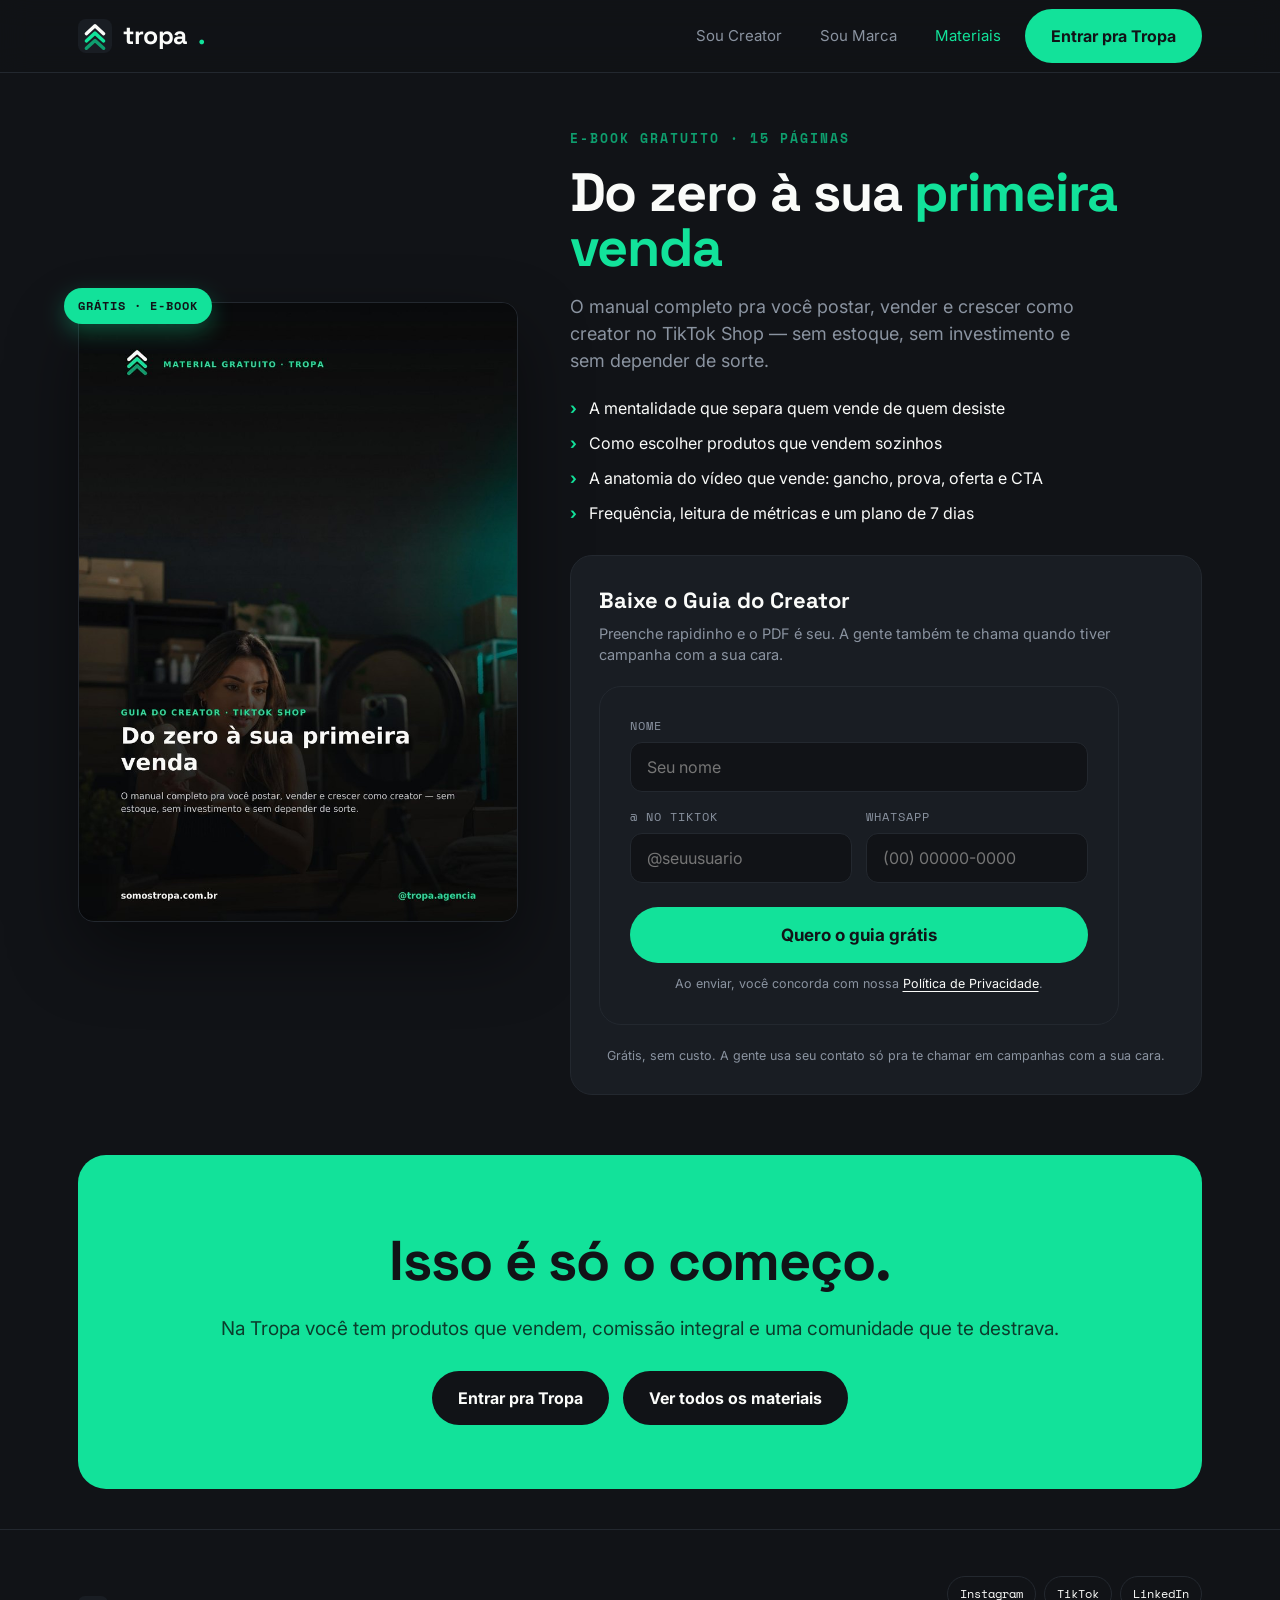
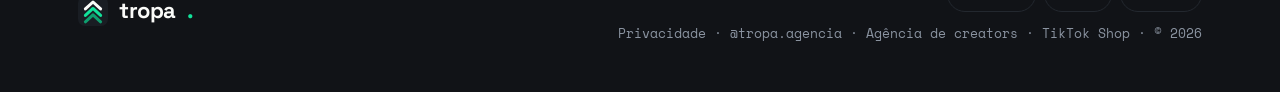
<file: guia-creator.html>
<!doctype html>
<html lang="pt-BR">
<head>
<meta charset="utf-8">
<meta name="viewport" content="width=device-width, initial-scale=1">
<link rel="icon" href="favicon.svg" type="image/svg+xml">
<title>Guia do Creator — do zero à 1ª venda no TikTok Shop | Tropa</title>
<meta name="description" content="Baixe grátis o Guia do Creator da Tropa: o passo a passo pra vender no TikTok Shop, do zero à primeira venda.">
<link rel="preconnect" href="https://fonts.googleapis.com">
<link rel="preconnect" href="https://fonts.gstatic.com" crossorigin>
<link href="https://fonts.googleapis.com/css2?family=Space+Grotesk:wght@400;500;700&family=Inter:wght@400;500;600&family=Space+Mono:wght@400;700&display=swap" rel="stylesheet">
<link rel="stylesheet" href="styles.css">
</head>
<body>

<header class="nav">
  <div class="wrap">
    <a class="brand" href="index.html">
      <svg width="34" height="34" viewBox="0 0 130 130"><rect width="130" height="130" rx="30" fill="#191D23"/><g fill="none" stroke-width="13" stroke-linecap="round" stroke-linejoin="round"><path d="M32 112 L65 82 L98 112" stroke="#0E9E6E"/><path d="M32 84 L65 54 L98 84" stroke="#12E29A"/><path d="M32 56 L65 26 L98 56" stroke="#FAFBF9"/></g></svg>
      tropa<span class="dot">.</span>
    </a>
    <nav class="nav-actions">
      <a class="lnk" href="creator.html">Sou Creator</a>
      <a class="lnk" href="marca.html">Sou Marca</a>
      <a class="lnk is-active" href="materiais.html">Materiais</a>
      <a class="btn" href="creator.html">Entrar pra Tropa</a>
    </nav>
  </div>
</header>

<main>
  <section class="lp-hero wrap">
    <div class="lp-cover reveal d2">
      <span class="badge">GRÁTIS · E-BOOK</span>
      <img src="capa-guia.jpg" alt="Capa — Guia do Creator">
    </div>
    <div class="lp-info">
      <span class="eyebrow reveal d1">E-book gratuito · 15 páginas</span>
      <h1 class="reveal d2">Do zero à sua <span class="g">primeira venda</span></h1>
      <p class="lead reveal d3">O manual completo pra você postar, vender e crescer como creator no TikTok Shop — sem estoque, sem investimento e sem depender de sorte.</p>
      <ul class="lp-list reveal d3"><li>A mentalidade que separa quem vende de quem desiste</li><li>Como escolher produtos que vendem sozinhos</li><li>A anatomia do vídeo que vende: gancho, prova, oferta e CTA</li><li>Frequência, leitura de métricas e um plano de 7 dias</li></ul>
      <div class="dl-card reveal d4">
        <h2>Baixe o Guia do Creator</h2>
        <p class="sub">Preenche rapidinho e o PDF é seu. A gente também te chama quando tiver campanha com a sua cara.</p>
        <form class="lead" data-table="leads_creator" data-download="Guia_Creator_TikTok_Shop_Tropa.pdf">
          <input type="hidden" name="material" value="Guia do Creator">
          <div class="fld"><label for="lp-nome">Nome</label><input id="lp-nome" name="nome" autocomplete="name" required placeholder="Seu nome"></div>
          <div class="row">
            <div class="fld"><label for="lp-tt">@ no TikTok</label><input id="lp-tt" name="tiktok" placeholder="@seuusuario"></div>
            <div class="fld"><label for="lp-wa">WhatsApp</label><input id="lp-wa" name="whatsapp" type="tel" inputmode="tel" autocomplete="tel" required placeholder="(00) 00000-0000"></div>
          </div>
          <button class="btn btn--lg" type="submit">Quero o guia grátis</button>
          <p class="form-note">Ao enviar, você concorda com nossa <a href="privacidade.html">Política de Privacidade</a>.</p>
        </form>
        <div class="form-ok">
          <div class="big">Prontinho! 🎉</div>
          <p>Seu download já vai começar. Se não começar, toque abaixo:</p>
          <p><a class="btn btn--lg" data-download-link href="Guia_Creator_TikTok_Shop_Tropa.pdf">Baixar agora</a></p>
          <p style="margin-top:8px"><a class="btn btn--wa" data-wa-dyn href="#">Falar no WhatsApp</a></p>
        </div>
        <p class="dl-note">Grátis, sem custo. A gente usa seu contato só pra te chamar em campanhas com a sua cara.</p>
      </div>
    </div>
  </section>

  <section class="wrap">
    <div class="band">
      <h2>Isso é só o começo.</h2>
      <p>Na Tropa você tem produtos que vendem, comissão integral e uma comunidade que te destrava.</p>
      <div style="display:flex;gap:14px;justify-content:center;flex-wrap:wrap">
        <a class="btn" href="creator.html">Entrar pra Tropa</a>
        <a class="btn btn--wa" href="materiais.html">Ver todos os materiais</a>
      </div>
    </div>
  </section>
</main>

<footer>
  <div class="wrap">
    <a class="brand" href="index.html">
      <svg width="30" height="30" viewBox="0 0 130 130"><rect width="130" height="130" rx="30" fill="#191D23"/><g fill="none" stroke-width="13" stroke-linecap="round" stroke-linejoin="round"><path d="M32 112 L65 82 L98 112" stroke="#0E9E6E"/><path d="M32 84 L65 54 L98 84" stroke="#12E29A"/><path d="M32 56 L65 26 L98 56" stroke="#FAFBF9"/></g></svg>
      tropa<span class="dot">.</span>
    </a>
    <div class="footer-right">
      <div class="socials" aria-label="Redes sociais da Tropa">
        <a href="https://www.instagram.com/tropa.agencia/" target="_blank" rel="noopener noreferrer">Instagram</a>
        <a href="https://www.tiktok.com/@tropa.agencia" target="_blank" rel="noopener noreferrer">TikTok</a>
        <a href="https://www.linkedin.com/company/tropa-creators/" target="_blank" rel="noopener noreferrer">LinkedIn</a>
      </div>
      <div class="meta"><a href="privacidade.html">Privacidade</a> · @tropa.agencia · Agência de creators · TikTok Shop · © 2026</div>
    </div>
  </div>
</footer>

<script src="app.js"></script>
</body>
</html>
</file>
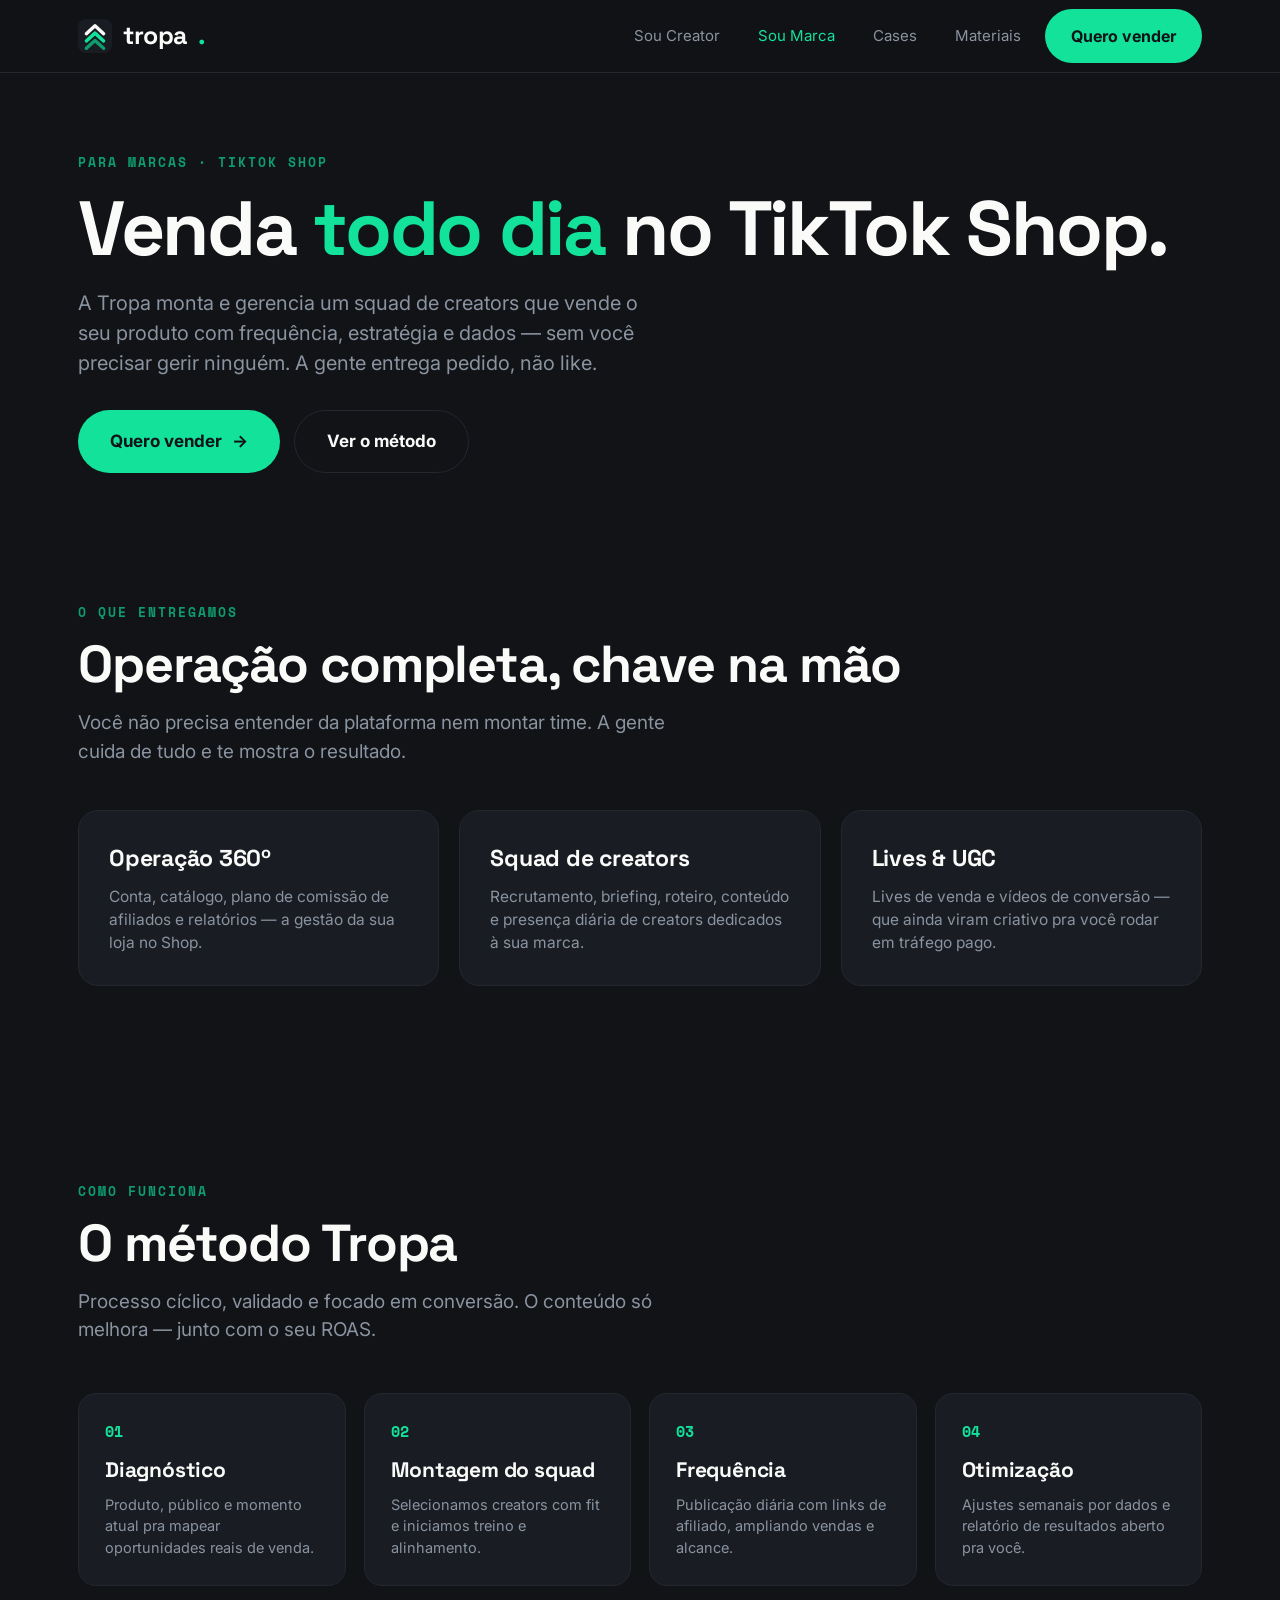
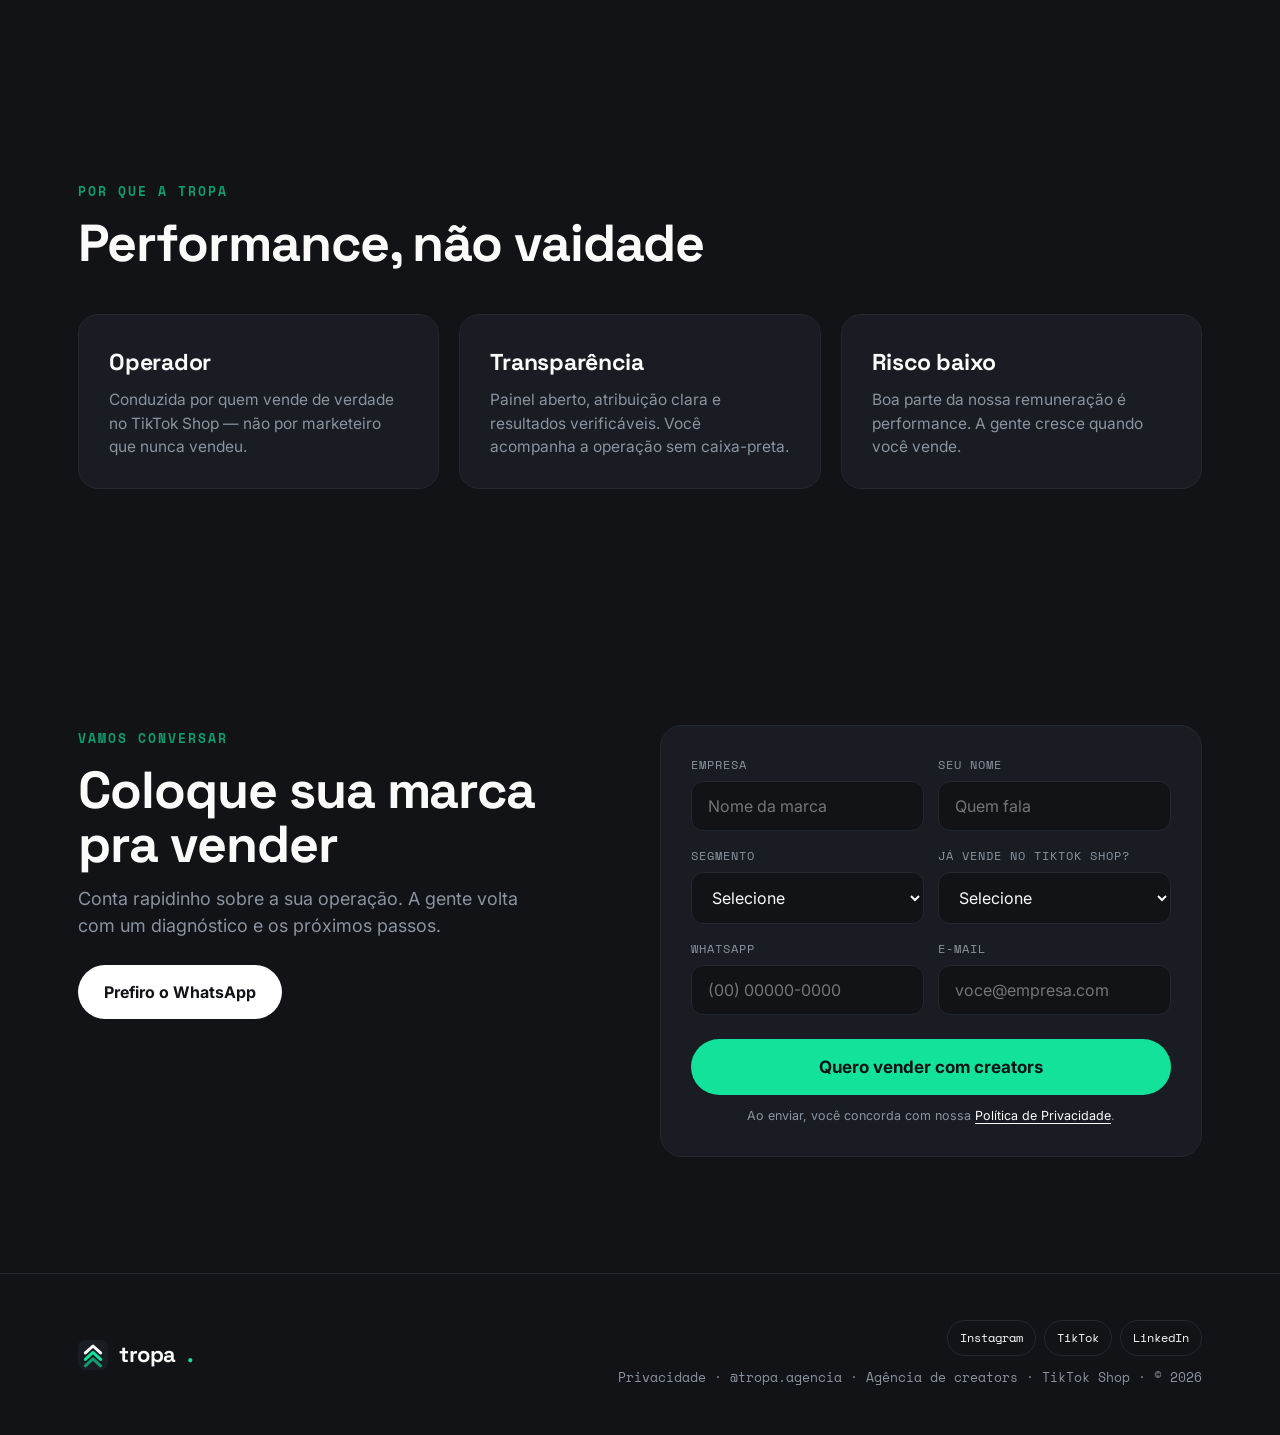
<file: marca.html>
<!doctype html>
<html lang="pt-BR">
<head>
<meta charset="utf-8">
<meta name="viewport" content="width=device-width, initial-scale=1">
<link rel="icon" href="favicon.svg" type="image/svg+xml">
<title>Sou Marca — Venda todo dia no TikTok Shop com a Tropa</title>
<meta name="description" content="A Tropa monta e gerencia squads de creators que vendem seu produto todo dia no TikTok Shop. Performance, não vaidade.">
<link rel="preconnect" href="https://fonts.googleapis.com">
<link rel="preconnect" href="https://fonts.gstatic.com" crossorigin>
<link href="https://fonts.googleapis.com/css2?family=Space+Grotesk:wght@400;500;700&family=Inter:wght@400;500;600&family=Space+Mono:wght@400;700&display=swap" rel="stylesheet">
<link rel="stylesheet" href="styles.css">
</head>
<body>

<header class="nav">
  <div class="wrap">
    <a class="brand" href="index.html">
      <svg width="34" height="34" viewBox="0 0 130 130"><rect width="130" height="130" rx="30" fill="#191D23"/><g fill="none" stroke-width="13" stroke-linecap="round" stroke-linejoin="round"><path d="M32 112 L65 82 L98 112" stroke="#0E9E6E"/><path d="M32 84 L65 54 L98 84" stroke="#12E29A"/><path d="M32 56 L65 26 L98 56" stroke="#FAFBF9"/></g></svg>
      tropa<span class="dot">.</span>
    </a>
    <nav class="nav-actions">
      <a class="lnk" href="creator.html">Sou Creator</a>
      <a class="lnk is-active" href="marca.html">Sou Marca</a>
      <a class="lnk" href="cases.html">Cases</a>
      <a class="lnk" href="materiais.html">Materiais</a>
      <a class="btn" href="#contato">Quero vender</a>
    </nav>
  </div>
</header>

<main>
  <section class="phero wrap">
    <span class="eyebrow reveal d1">Para marcas · TikTok Shop</span>
    <h1 class="reveal d2">Venda <span class="g">todo dia</span> no TikTok Shop.</h1>
    <p class="lead reveal d3">A Tropa monta e gerencia um squad de creators que vende o seu produto com frequência, estratégia e dados — sem você precisar gerir ninguém. A gente entrega pedido, não like.</p>
    <div class="hero-cta reveal d4">
      <a class="btn btn--lg" href="#contato">Quero vender <span class="arr">→</span></a>
      <a class="btn btn--ghost btn--lg" href="#metodo">Ver o método</a>
    </div>
  </section>

  <section class="section wrap">
    <span class="eyebrow">O que entregamos</span>
    <h2>Operação completa, chave na mão</h2>
    <p class="intro">Você não precisa entender da plataforma nem montar time. A gente cuida de tudo e te mostra o resultado.</p>
    <div class="grid3">
      <div class="card"><h3>Operação 360º</h3><p>Conta, catálogo, plano de comissão de afiliados e relatórios — a gestão da sua loja no Shop.</p></div>
      <div class="card"><h3>Squad de creators</h3><p>Recrutamento, briefing, roteiro, conteúdo e presença diária de creators dedicados à sua marca.</p></div>
      <div class="card"><h3>Lives & UGC</h3><p>Lives de venda e vídeos de conversão — que ainda viram criativo pra você rodar em tráfego pago.</p></div>
    </div>
  </section>

  <section class="section wrap" id="metodo">
    <span class="eyebrow">Como funciona</span>
    <h2>O método Tropa</h2>
    <p class="intro">Processo cíclico, validado e focado em conversão. O conteúdo só melhora — junto com o seu ROAS.</p>
    <div class="loop">
      <div class="lcard"><div class="n">01</div><h4>Diagnóstico</h4><p>Produto, público e momento atual pra mapear oportunidades reais de venda.</p></div>
      <div class="lcard"><div class="n">02</div><h4>Montagem do squad</h4><p>Selecionamos creators com fit e iniciamos treino e alinhamento.</p></div>
      <div class="lcard"><div class="n">03</div><h4>Frequência</h4><p>Publicação diária com links de afiliado, ampliando vendas e alcance.</p></div>
      <div class="lcard"><div class="n">04</div><h4>Otimização</h4><p>Ajustes semanais por dados e relatório de resultados aberto pra você.</p></div>
    </div>
  </section>

  <section class="section wrap">
    <span class="eyebrow">Por que a Tropa</span>
    <h2>Performance, não vaidade</h2>
    <div class="grid3">
      <div class="card"><h3>Operador</h3><p>Conduzida por quem vende de verdade no TikTok Shop — não por marketeiro que nunca vendeu.</p></div>
      <div class="card"><h3>Transparência</h3><p>Painel aberto, atribuição clara e resultados verificáveis. Você acompanha a operação sem caixa-preta.</p></div>
      <div class="card"><h3>Risco baixo</h3><p>Boa parte da nossa remuneração é performance. A gente cresce quando você vende.</p></div>
    </div>
  </section>

  <section class="section wrap" id="contato">
    <div class="form-wrap">
      <div class="form-side">
        <span class="eyebrow">Vamos conversar</span>
        <h2>Coloque sua marca pra vender</h2>
        <p>Conta rapidinho sobre a sua operação. A gente volta com um diagnóstico e os próximos passos.</p>
        <a class="btn btn--wa wa" data-wa="Oi! Tenho uma marca e quero vender no TikTok Shop com a Tropa." href="#">Prefiro o WhatsApp</a>
      </div>
      <div>
        <form class="lead" data-table="leads_marca">
          <div class="row">
            <div class="fld"><label for="marca-empresa">Empresa</label><input id="marca-empresa" name="empresa" autocomplete="organization" required placeholder="Nome da marca"></div>
            <div class="fld"><label for="marca-nome">Seu nome</label><input id="marca-nome" name="nome" autocomplete="name" required placeholder="Quem fala"></div>
          </div>
          <div class="row">
            <div class="fld"><label for="marca-segmento">Segmento</label>
              <select id="marca-segmento" name="segmento"><option value="">Selecione</option><option>Beleza & skincare</option><option>Casa & utilidades</option><option>Saúde & suplementos</option><option>Moda & acessórios</option><option>Eletrônicos</option><option>Outro</option></select>
            </div>
            <div class="fld"><label for="marca-ja-vende">Já vende no TikTok Shop?</label>
              <select id="marca-ja-vende" name="ja_vende"><option value="">Selecione</option><option>Sim</option><option>Ainda não</option><option>Em cadastro</option></select>
            </div>
          </div>
          <div class="row">
            <div class="fld"><label for="marca-whatsapp">WhatsApp</label><input id="marca-whatsapp" name="whatsapp" type="tel" inputmode="tel" autocomplete="tel" required placeholder="(00) 00000-0000"></div>
            <div class="fld"><label for="marca-email">E-mail</label><input id="marca-email" name="email" type="email" autocomplete="email" placeholder="voce@empresa.com"></div>
          </div>
          <button class="btn btn--lg" type="submit">Quero vender com creators</button>
          <p class="form-note">Ao enviar, você concorda com nossa <a href="privacidade.html">Política de Privacidade</a>.</p>
        </form>
        <div class="form-ok">
          <div class="big">Recebido! 🚀</div>
          <p>A gente vai analisar e te chamar com um diagnóstico. Quer adiantar?</p>
          <p style="margin-top:16px"><a class="btn btn--wa" data-wa-dyn href="#">Falar no WhatsApp agora</a></p>
        </div>
      </div>
    </div>
  </section>
</main>

<footer>
  <div class="wrap">
    <a class="brand" href="index.html">
      <svg width="30" height="30" viewBox="0 0 130 130"><rect width="130" height="130" rx="30" fill="#191D23"/><g fill="none" stroke-width="13" stroke-linecap="round" stroke-linejoin="round"><path d="M32 112 L65 82 L98 112" stroke="#0E9E6E"/><path d="M32 84 L65 54 L98 84" stroke="#12E29A"/><path d="M32 56 L65 26 L98 56" stroke="#FAFBF9"/></g></svg>
      tropa<span class="dot">.</span>
    </a>
    <div class="footer-right">
      <div class="socials" aria-label="Redes sociais da Tropa">
        <a href="https://www.instagram.com/tropa.agencia/" target="_blank" rel="noopener noreferrer">Instagram</a>
        <a href="https://www.tiktok.com/@tropa.agencia" target="_blank" rel="noopener noreferrer">TikTok</a>
        <a href="https://www.linkedin.com/company/tropa-creators/" target="_blank" rel="noopener noreferrer">LinkedIn</a>
      </div>
      <div class="meta"><a href="privacidade.html">Privacidade</a> · @tropa.agencia · Agência de creators · TikTok Shop · © 2026</div>
    </div>
  </div>
</footer>

<script src="app.js"></script>
</body>
</html>
</file>
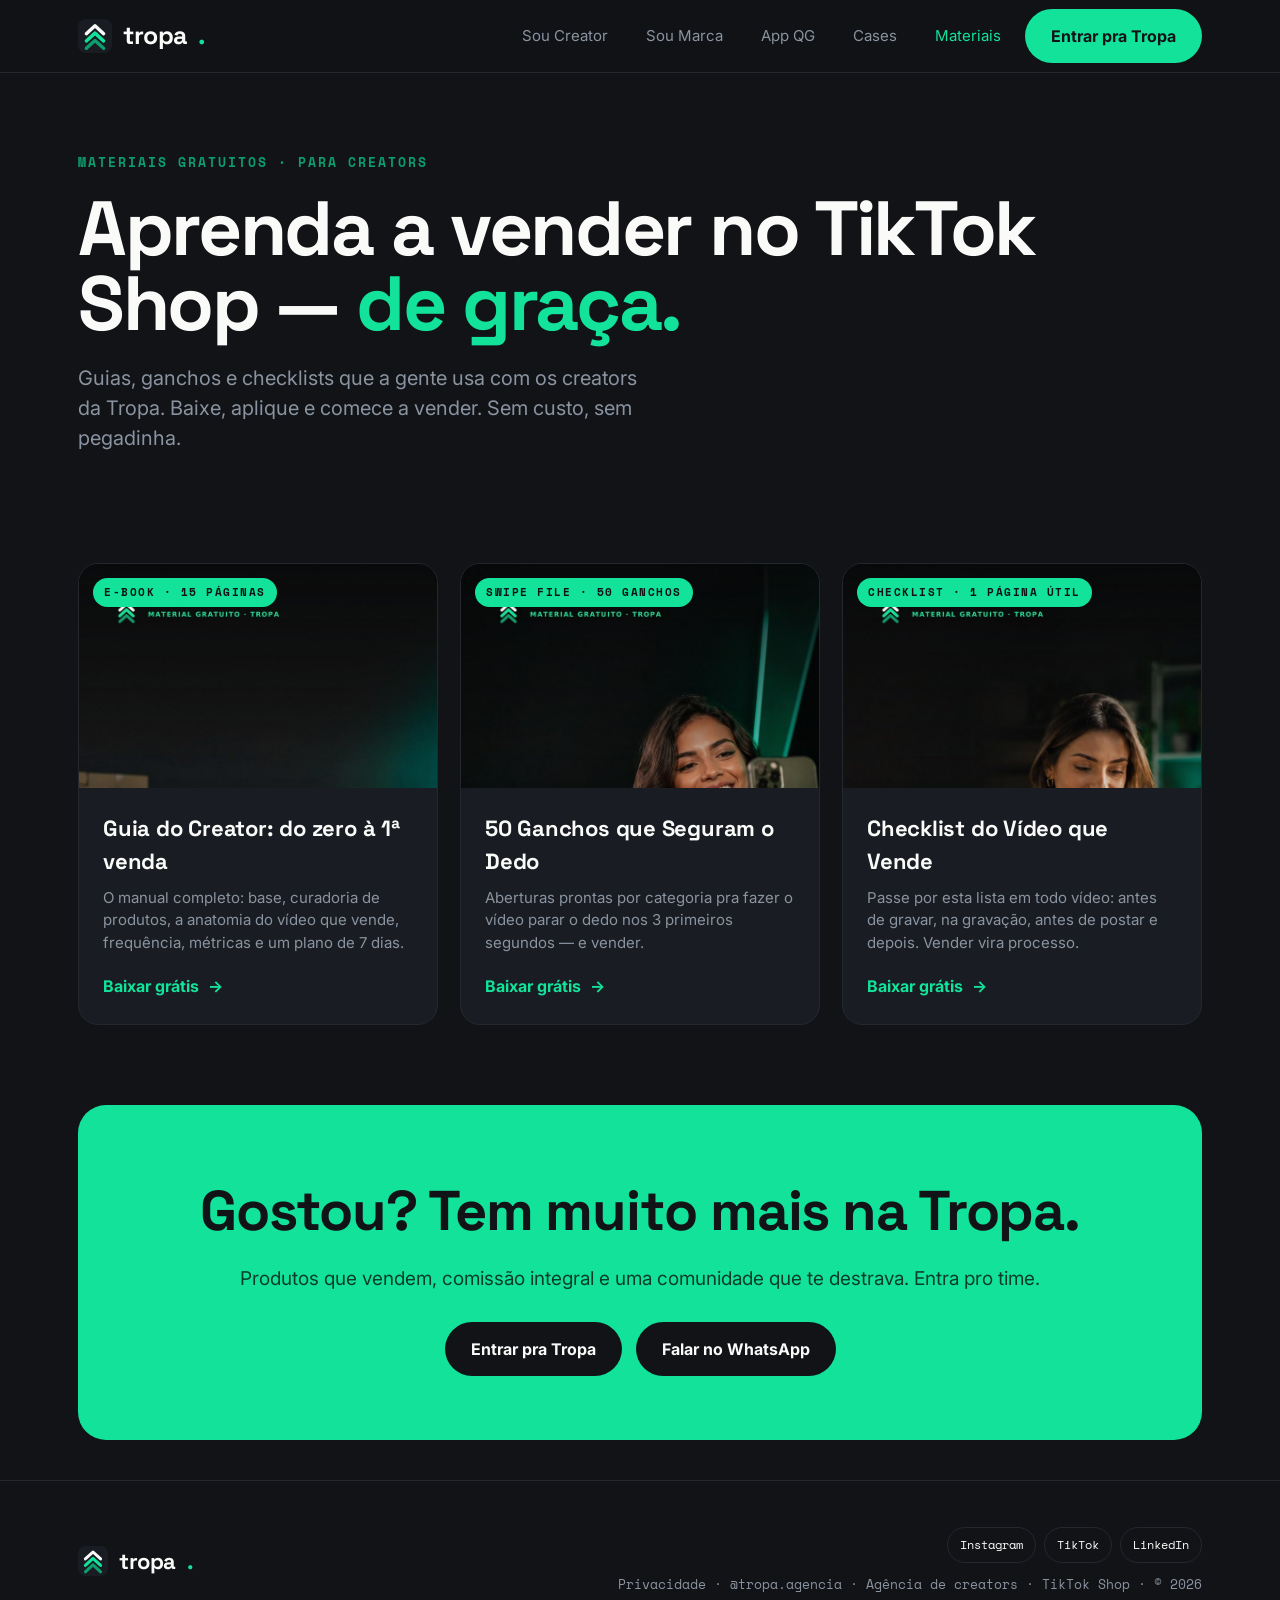
<file: materiais.html>
<!doctype html>
<html lang="pt-BR">
<head>
<meta charset="utf-8">
<meta name="viewport" content="width=device-width, initial-scale=1">
<link rel="icon" href="favicon.svg" type="image/svg+xml">
<title>Materiais gratuitos — Tropa</title>
<meta name="description" content="Guias, ganchos e checklists gratuitos pra você vender no TikTok Shop. Baixe agora e entre pra Tropa.">
<link rel="preconnect" href="https://fonts.googleapis.com">
<link rel="preconnect" href="https://fonts.gstatic.com" crossorigin>
<link href="https://fonts.googleapis.com/css2?family=Space+Grotesk:wght@400;500;700&family=Inter:wght@400;500;600&family=Space+Mono:wght@400;700&display=swap" rel="stylesheet">
<link rel="stylesheet" href="styles.css">
</head>
<body>

<header class="nav">
  <div class="wrap">
    <a class="brand" href="index.html">
      <svg width="34" height="34" viewBox="0 0 130 130"><rect width="130" height="130" rx="30" fill="#191D23"/><g fill="none" stroke-width="13" stroke-linecap="round" stroke-linejoin="round"><path d="M32 112 L65 82 L98 112" stroke="#0E9E6E"/><path d="M32 84 L65 54 L98 84" stroke="#12E29A"/><path d="M32 56 L65 26 L98 56" stroke="#FAFBF9"/></g></svg>
      tropa<span class="dot">.</span>
    </a>
    <nav class="nav-actions">
      <a class="lnk" href="creator.html">Sou Creator</a>
      <a class="lnk" href="marca.html">Sou Marca</a>
      <a class="lnk" href="qg.html">App QG</a>
      <a class="lnk" href="cases.html">Cases</a>
      <a class="lnk is-active" href="materiais.html">Materiais</a>
      <a class="btn" href="creator.html">Entrar pra Tropa</a>
    </nav>
  </div>
</header>

<main>
  <section class="phero wrap">
    <span class="eyebrow reveal d1">Materiais gratuitos · Para creators</span>
    <h1 class="reveal d2">Aprenda a vender no TikTok Shop — <span class="g">de graça.</span></h1>
    <p class="lead reveal d3">Guias, ganchos e checklists que a gente usa com os creators da Tropa. Baixe, aplique e comece a vender. Sem custo, sem pegadinha.</p>
  </section>

  <section class="wrap" style="padding-bottom:40px">
    <div class="mgrid">
      <a class="mcard" href="guia-creator.html">
        <div class="thumb"><span class="tag">E-book · 15 páginas</span><img src="capa-guia.jpg" alt="Capa do Guia do Creator"></div>
        <div class="mbody">
          <h3>Guia do Creator: do zero à 1ª venda</h3>
          <p>O manual completo: base, curadoria de produtos, a anatomia do vídeo que vende, frequência, métricas e um plano de 7 dias.</p>
          <span class="go">Baixar grátis <span class="arr">→</span></span>
        </div>
      </a>
      <a class="mcard" href="ganchos.html">
        <div class="thumb"><span class="tag">Swipe file · 50 ganchos</span><img src="capa-ganchos.jpg" alt="Capa dos 50 Ganchos"></div>
        <div class="mbody">
          <h3>50 Ganchos que Seguram o Dedo</h3>
          <p>Aberturas prontas por categoria pra fazer o vídeo parar o dedo nos 3 primeiros segundos — e vender.</p>
          <span class="go">Baixar grátis <span class="arr">→</span></span>
        </div>
      </a>
      <a class="mcard" href="checklist.html">
        <div class="thumb"><span class="tag">Checklist · 1 página útil</span><img src="capa-checklist.jpg" alt="Capa do Checklist do Vídeo"></div>
        <div class="mbody">
          <h3>Checklist do Vídeo que Vende</h3>
          <p>Passe por esta lista em todo vídeo: antes de gravar, na gravação, antes de postar e depois. Vender vira processo.</p>
          <span class="go">Baixar grátis <span class="arr">→</span></span>
        </div>
      </a>
    </div>
  </section>

  <section class="wrap">
    <div class="band">
      <h2>Gostou? Tem muito mais na Tropa.</h2>
      <p>Produtos que vendem, comissão integral e uma comunidade que te destrava. Entra pro time.</p>
      <div style="display:flex;gap:14px;justify-content:center;flex-wrap:wrap">
        <a class="btn" href="creator.html">Entrar pra Tropa</a>
        <a class="btn btn--wa" data-wa="Oi! Baixei um material da Tropa e quero entrar como creator." href="#">Falar no WhatsApp</a>
      </div>
    </div>
  </section>
</main>

<footer>
  <div class="wrap">
    <a class="brand" href="index.html">
      <svg width="30" height="30" viewBox="0 0 130 130"><rect width="130" height="130" rx="30" fill="#191D23"/><g fill="none" stroke-width="13" stroke-linecap="round" stroke-linejoin="round"><path d="M32 112 L65 82 L98 112" stroke="#0E9E6E"/><path d="M32 84 L65 54 L98 84" stroke="#12E29A"/><path d="M32 56 L65 26 L98 56" stroke="#FAFBF9"/></g></svg>
      tropa<span class="dot">.</span>
    </a>
    <div class="footer-right">
      <div class="socials" aria-label="Redes sociais da Tropa">
        <a href="https://www.instagram.com/tropa.agencia/" target="_blank" rel="noopener noreferrer">Instagram</a>
        <a href="https://www.tiktok.com/@tropa.agencia" target="_blank" rel="noopener noreferrer">TikTok</a>
        <a href="https://www.linkedin.com/company/tropa-creators/" target="_blank" rel="noopener noreferrer">LinkedIn</a>
      </div>
      <div class="meta"><a href="privacidade.html">Privacidade</a> · @tropa.agencia · Agência de creators · TikTok Shop · © 2026</div>
    </div>
  </div>
</footer>

<script src="app.js"></script>
</body>
</html>
</file>
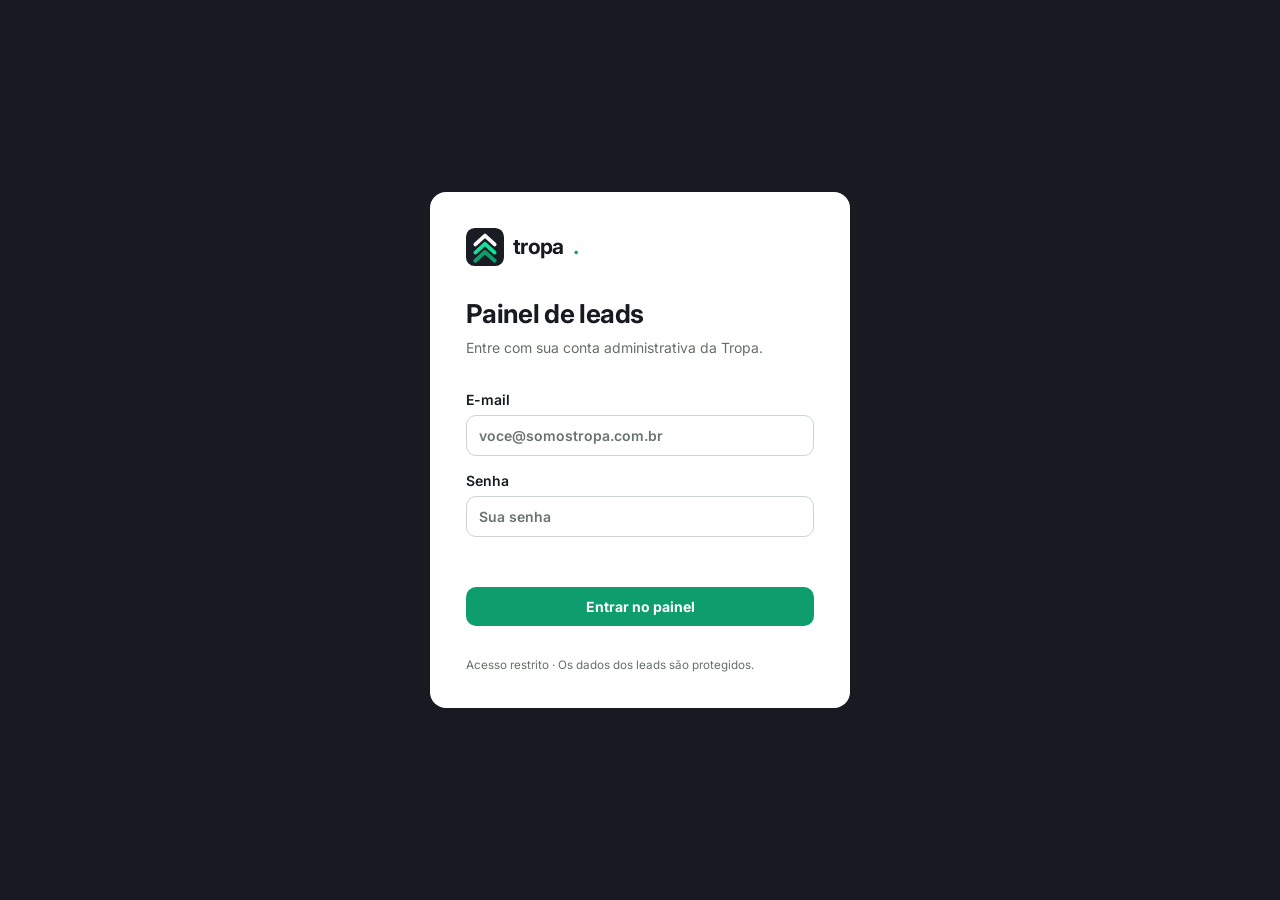
<file: painel.html>
<!doctype html>
<html lang="pt-BR">
<head>
  <meta charset="utf-8">
<meta name="viewport" content="width=device-width, initial-scale=1">
<link rel="icon" href="favicon.svg" type="image/svg+xml">
  <meta name="robots" content="noindex,nofollow">
  <title>Painel de leads · Tropa</title>
  <link rel="preconnect" href="https://fonts.googleapis.com">
  <link rel="preconnect" href="https://fonts.gstatic.com" crossorigin>
  <link href="https://fonts.googleapis.com/css2?family=Inter:wght@400;500;600;700&display=swap" rel="stylesheet">
  <link rel="stylesheet" href="painel.css">
</head>
<body>
  <main id="login-view" class="login-shell">
    <section class="login-panel" aria-labelledby="login-title">
      <a class="brand" href="https://www.somostropa.com.br" aria-label="Tropa">
        <svg width="38" height="38" viewBox="0 0 130 130" aria-hidden="true"><rect width="130" height="130" rx="30" fill="#191D23"/><g fill="none" stroke-width="13" stroke-linecap="round" stroke-linejoin="round"><path d="M32 112 L65 82 L98 112" stroke="#0E9E6E"/><path d="M32 84 L65 54 L98 84" stroke="#12E29A"/><path d="M32 56 L65 26 L98 56" stroke="#FAFBF9"/></g></svg>
        tropa<span>.</span>
      </a>
      <div id="login-copy">
        <h1 id="login-title">Painel de leads</h1>
        <p>Entre com sua conta administrativa da Tropa.</p>
      </div>
      <form id="login-form">
        <label>E-mail<input name="email" type="email" autocomplete="username" required placeholder="voce@somostropa.com.br"></label>
        <label>Senha<input name="password" type="password" autocomplete="current-password" required placeholder="Sua senha"></label>
        <p id="login-error" class="error" role="alert"></p>
        <button type="submit">Entrar no painel</button>
      </form>
      <div id="setup-view" hidden>
        <div>
          <h1>Crie sua senha</h1>
          <p>Defina a senha que você usará para entrar no CRM da Tropa.</p>
        </div>
        <form id="setup-form">
          <label>Nova senha<input name="password" type="password" autocomplete="new-password" minlength="8" required placeholder="Mínimo de 8 caracteres"></label>
          <label>Confirmar senha<input name="confirm_password" type="password" autocomplete="new-password" minlength="8" required placeholder="Repita a senha"></label>
          <p id="setup-error" class="error" role="alert"></p>
          <button type="submit">Salvar senha</button>
        </form>
      </div>
      <small id="access-note">Acesso restrito · Os dados dos leads são protegidos.</small>
    </section>
  </main>

  <div id="app-view" class="app-shell" hidden>
    <header class="topbar">
      <a class="brand" href="/">
        <svg width="30" height="30" viewBox="0 0 130 130" aria-hidden="true"><rect width="130" height="130" rx="30" fill="#191D23"/><g fill="none" stroke-width="13" stroke-linecap="round" stroke-linejoin="round"><path d="M32 112 L65 82 L98 112" stroke="#0E9E6E"/><path d="M32 84 L65 54 L98 84" stroke="#12E29A"/><path d="M32 56 L65 26 L98 56" stroke="#FAFBF9"/></g></svg>
        tropa<span>.</span>
      </a>
      <div class="top-actions"><span id="user-email"></span><button id="logout" class="quiet">Sair</button></div>
    </header>

    <main class="workspace">
      <div class="page-title">
        <div><h1>Leads</h1><p>Acompanhe cada conversa do primeiro contato ao fechamento.</p></div>
        <button id="refresh" class="quiet">Atualizar</button>
      </div>

      <section id="metrics" class="metrics" aria-label="Resumo do funil"></section>

      <div class="toolbar">
        <label class="search"><span aria-hidden="true">⌕</span><input id="search" type="search" placeholder="Buscar nome, empresa, TikTok ou WhatsApp"></label>
        <label>Tipo<select id="filter-type"><option value="">Todos</option><option value="marca">Marcas</option><option value="creator">Creators</option></select></label>
        <label>Status<select id="filter-status"><option value="">Todos</option><option value="novo">Novo</option><option value="contato">Em contato</option><option value="qualificado">Qualificado</option><option value="proposta">Proposta</option><option value="ganho">Ganho</option><option value="perdido">Perdido</option></select></label>
      </div>

      <section class="table-wrap">
        <div id="loading" class="loading" aria-live="polite">Carregando leads…</div>
        <div id="empty" class="empty" hidden><h2>Nenhum lead encontrado</h2><p>Ajuste os filtros ou aguarde novos cadastros do site.</p></div>
        <table id="leads-table" hidden>
          <thead><tr><th>Lead</th><th>Tipo</th><th>Status</th><th>Origem</th><th>Entrada</th><th><span class="sr-only">Ações</span></th></tr></thead>
          <tbody id="leads-body"></tbody>
        </table>
      </section>
    </main>
  </div>

  <dialog id="lead-dialog">
    <form method="dialog" class="dialog-head"><div><span id="dialog-kind" class="badge"></span><h2 id="dialog-name"></h2></div><button class="icon-btn" aria-label="Fechar">×</button></form>
    <div class="dialog-body">
      <div id="lead-contact" class="contact-actions"></div>
      <div class="detail-grid" id="lead-details"></div>
      <label>Status<select id="edit-status"><option value="novo">Novo</option><option value="contato">Em contato</option><option value="qualificado">Qualificado</option><option value="proposta">Proposta</option><option value="ganho">Ganho</option><option value="perdido">Perdido</option></select></label>
      <label>Notas<textarea id="edit-notes" rows="5" placeholder="Registre contexto, objeções e próximos passos…"></textarea></label>
      <p id="save-error" class="error" role="alert"></p>
      <button id="save-lead" type="button">Salvar alterações</button>
    </div>
  </dialog>

  <div id="toast" class="toast" role="status" aria-live="polite"></div>
  <script src="painel.js"></script>
</body>
</html>
</file>
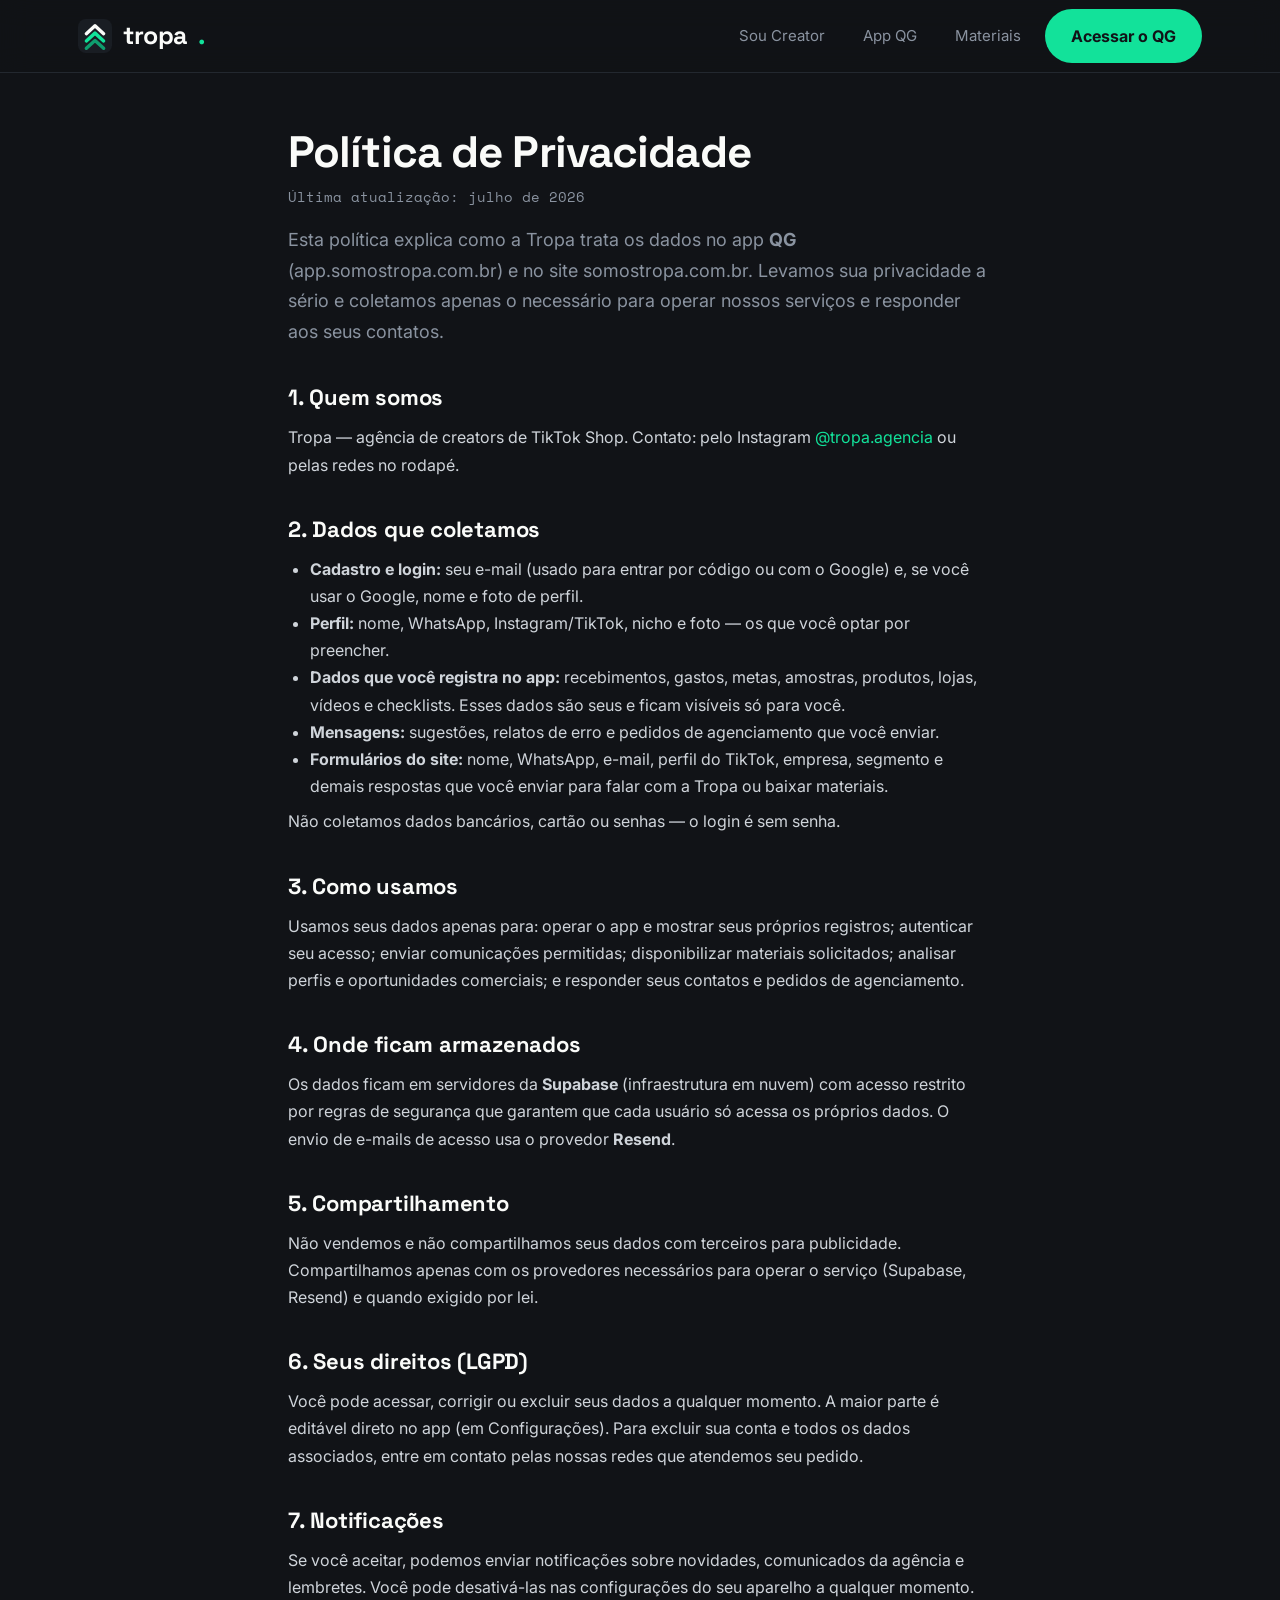
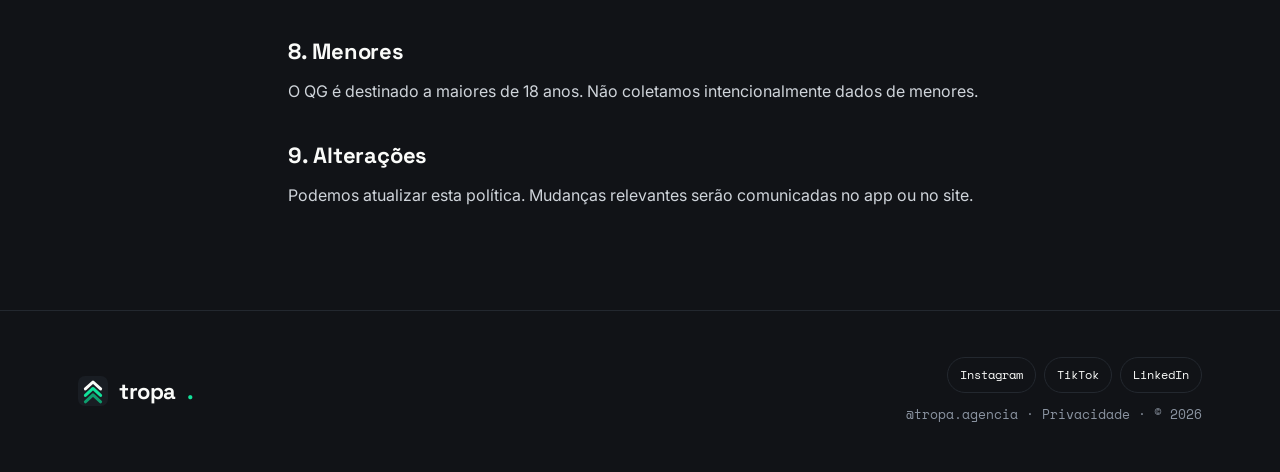
<file: privacidade.html>
<!doctype html>
<html lang="pt-BR">
<head>
<meta charset="utf-8">
<meta name="viewport" content="width=device-width, initial-scale=1">
<link rel="icon" href="favicon.svg" type="image/svg+xml">
<title>Política de Privacidade | Tropa & QG</title>
<meta name="description" content="Política de privacidade do app QG e do site da Tropa: quais dados coletamos, como usamos e seus direitos.">
<link rel="preconnect" href="https://fonts.googleapis.com">
<link rel="preconnect" href="https://fonts.gstatic.com" crossorigin>
<link href="https://fonts.googleapis.com/css2?family=Space+Grotesk:wght@400;500;700&family=Inter:wght@400;500;600&family=Space+Mono:wght@400;700&display=swap" rel="stylesheet">
<link rel="stylesheet" href="styles.css">
<style>
  .doc{max-width:760px;margin:0 auto;padding-block:56px 80px}
  .doc h1{font-family:var(--display);font-weight:700;font-size:clamp(30px,4.4vw,44px);letter-spacing:-.02em;line-height:1.05}
  .doc .upd{color:var(--mut);font-size:14px;margin-top:10px;font-family:var(--mono)}
  .doc h2{font-family:var(--display);font-weight:700;font-size:22px;margin:34px 0 10px;letter-spacing:-.01em}
  .doc p,.doc li{color:#cfd4da;font-size:16px;line-height:1.7}
  .doc ul{margin:8px 0 8px 22px}
  .doc a{color:var(--green)}
  .doc .lead{color:var(--mut);font-size:18px;margin-top:16px}
</style>
</head>
<body>

<header class="nav">
  <div class="wrap">
    <a class="brand" href="index.html">
      <svg width="34" height="34" viewBox="0 0 130 130"><rect width="130" height="130" rx="30" fill="#191D23"/><g fill="none" stroke-width="13" stroke-linecap="round" stroke-linejoin="round"><path d="M32 112 L65 82 L98 112" stroke="#0E9E6E"/><path d="M32 84 L65 54 L98 84" stroke="#12E29A"/><path d="M32 56 L65 26 L98 56" stroke="#FAFBF9"/></g></svg>
      tropa<span class="dot">.</span>
    </a>
    <nav class="nav-actions">
      <a class="lnk" href="creator.html">Sou Creator</a>
      <a class="lnk" href="qg.html">App QG</a>
      <a class="lnk" href="materiais.html">Materiais</a>
      <a class="btn" href="https://app.somostropa.com.br" target="_blank" rel="noopener">Acessar o QG</a>
    </nav>
  </div>
</header>

<main>
  <article class="doc wrap">
    <h1>Política de Privacidade</h1>
    <p class="upd">Última atualização: julho de 2026</p>
    <p class="lead">Esta política explica como a Tropa trata os dados no app <b>QG</b> (app.somostropa.com.br) e no site somostropa.com.br. Levamos sua privacidade a sério e coletamos apenas o necessário para operar nossos serviços e responder aos seus contatos.</p>

    <h2>1. Quem somos</h2>
    <p>Tropa — agência de creators de TikTok Shop. Contato: pelo Instagram <a href="https://www.instagram.com/tropa.agencia/" target="_blank" rel="noopener">@tropa.agencia</a> ou pelas redes no rodapé.</p>

    <h2>2. Dados que coletamos</h2>
    <ul>
      <li><b>Cadastro e login:</b> seu e-mail (usado para entrar por código ou com o Google) e, se você usar o Google, nome e foto de perfil.</li>
      <li><b>Perfil:</b> nome, WhatsApp, Instagram/TikTok, nicho e foto — os que você optar por preencher.</li>
      <li><b>Dados que você registra no app:</b> recebimentos, gastos, metas, amostras, produtos, lojas, vídeos e checklists. Esses dados são seus e ficam visíveis só para você.</li>
      <li><b>Mensagens:</b> sugestões, relatos de erro e pedidos de agenciamento que você enviar.</li>
      <li><b>Formulários do site:</b> nome, WhatsApp, e-mail, perfil do TikTok, empresa, segmento e demais respostas que você enviar para falar com a Tropa ou baixar materiais.</li>
    </ul>
    <p>Não coletamos dados bancários, cartão ou senhas — o login é sem senha.</p>

    <h2>3. Como usamos</h2>
    <p>Usamos seus dados apenas para: operar o app e mostrar seus próprios registros; autenticar seu acesso; enviar comunicações permitidas; disponibilizar materiais solicitados; analisar perfis e oportunidades comerciais; e responder seus contatos e pedidos de agenciamento.</p>

    <h2>4. Onde ficam armazenados</h2>
    <p>Os dados ficam em servidores da <b>Supabase</b> (infraestrutura em nuvem) com acesso restrito por regras de segurança que garantem que cada usuário só acessa os próprios dados. O envio de e-mails de acesso usa o provedor <b>Resend</b>.</p>

    <h2>5. Compartilhamento</h2>
    <p>Não vendemos e não compartilhamos seus dados com terceiros para publicidade. Compartilhamos apenas com os provedores necessários para operar o serviço (Supabase, Resend) e quando exigido por lei.</p>

    <h2>6. Seus direitos (LGPD)</h2>
    <p>Você pode acessar, corrigir ou excluir seus dados a qualquer momento. A maior parte é editável direto no app (em Configurações). Para excluir sua conta e todos os dados associados, entre em contato pelas nossas redes que atendemos seu pedido.</p>

    <h2>7. Notificações</h2>
    <p>Se você aceitar, podemos enviar notificações sobre novidades, comunicados da agência e lembretes. Você pode desativá-las nas configurações do seu aparelho a qualquer momento.</p>

    <h2>8. Menores</h2>
    <p>O QG é destinado a maiores de 18 anos. Não coletamos intencionalmente dados de menores.</p>

    <h2>9. Alterações</h2>
    <p>Podemos atualizar esta política. Mudanças relevantes serão comunicadas no app ou no site.</p>
  </article>
</main>

<footer>
  <div class="wrap">
    <a class="brand" href="index.html">
      <svg width="30" height="30" viewBox="0 0 130 130"><rect width="130" height="130" rx="30" fill="#191D23"/><g fill="none" stroke-width="13" stroke-linecap="round" stroke-linejoin="round"><path d="M32 112 L65 82 L98 112" stroke="#0E9E6E"/><path d="M32 84 L65 54 L98 84" stroke="#12E29A"/><path d="M32 56 L65 26 L98 56" stroke="#FAFBF9"/></g></svg>
      tropa<span class="dot">.</span>
    </a>
    <div class="footer-right">
      <div class="socials" aria-label="Redes sociais da Tropa">
        <a href="https://www.instagram.com/tropa.agencia/" target="_blank" rel="noopener noreferrer">Instagram</a>
        <a href="https://www.tiktok.com/@tropa.agencia" target="_blank" rel="noopener noreferrer">TikTok</a>
        <a href="https://www.linkedin.com/company/tropa-creators/" target="_blank" rel="noopener noreferrer">LinkedIn</a>
      </div>
      <div class="meta">@tropa.agencia · <a href="privacidade.html" style="color:inherit">Privacidade</a> · © 2026</div>
    </div>
  </div>
</footer>

<script src="app.js"></script>
</body>
</html>
</file>
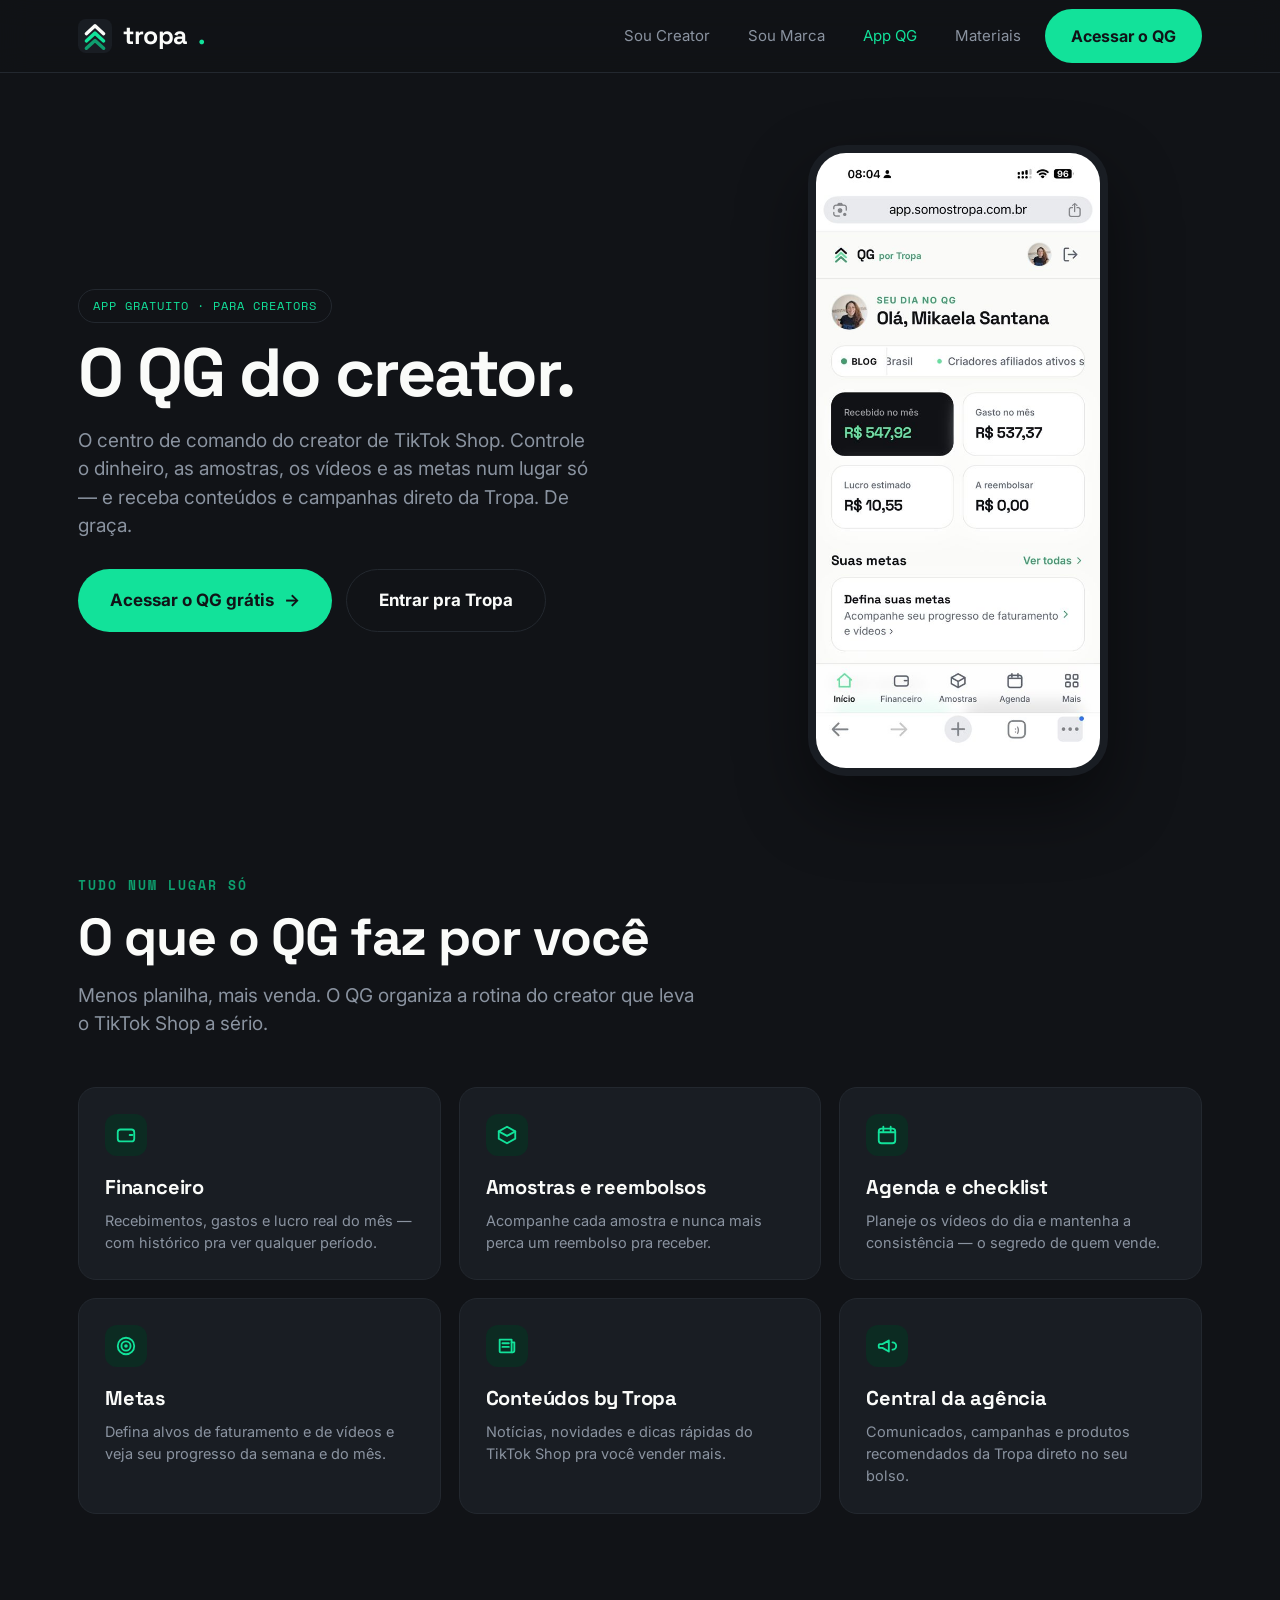
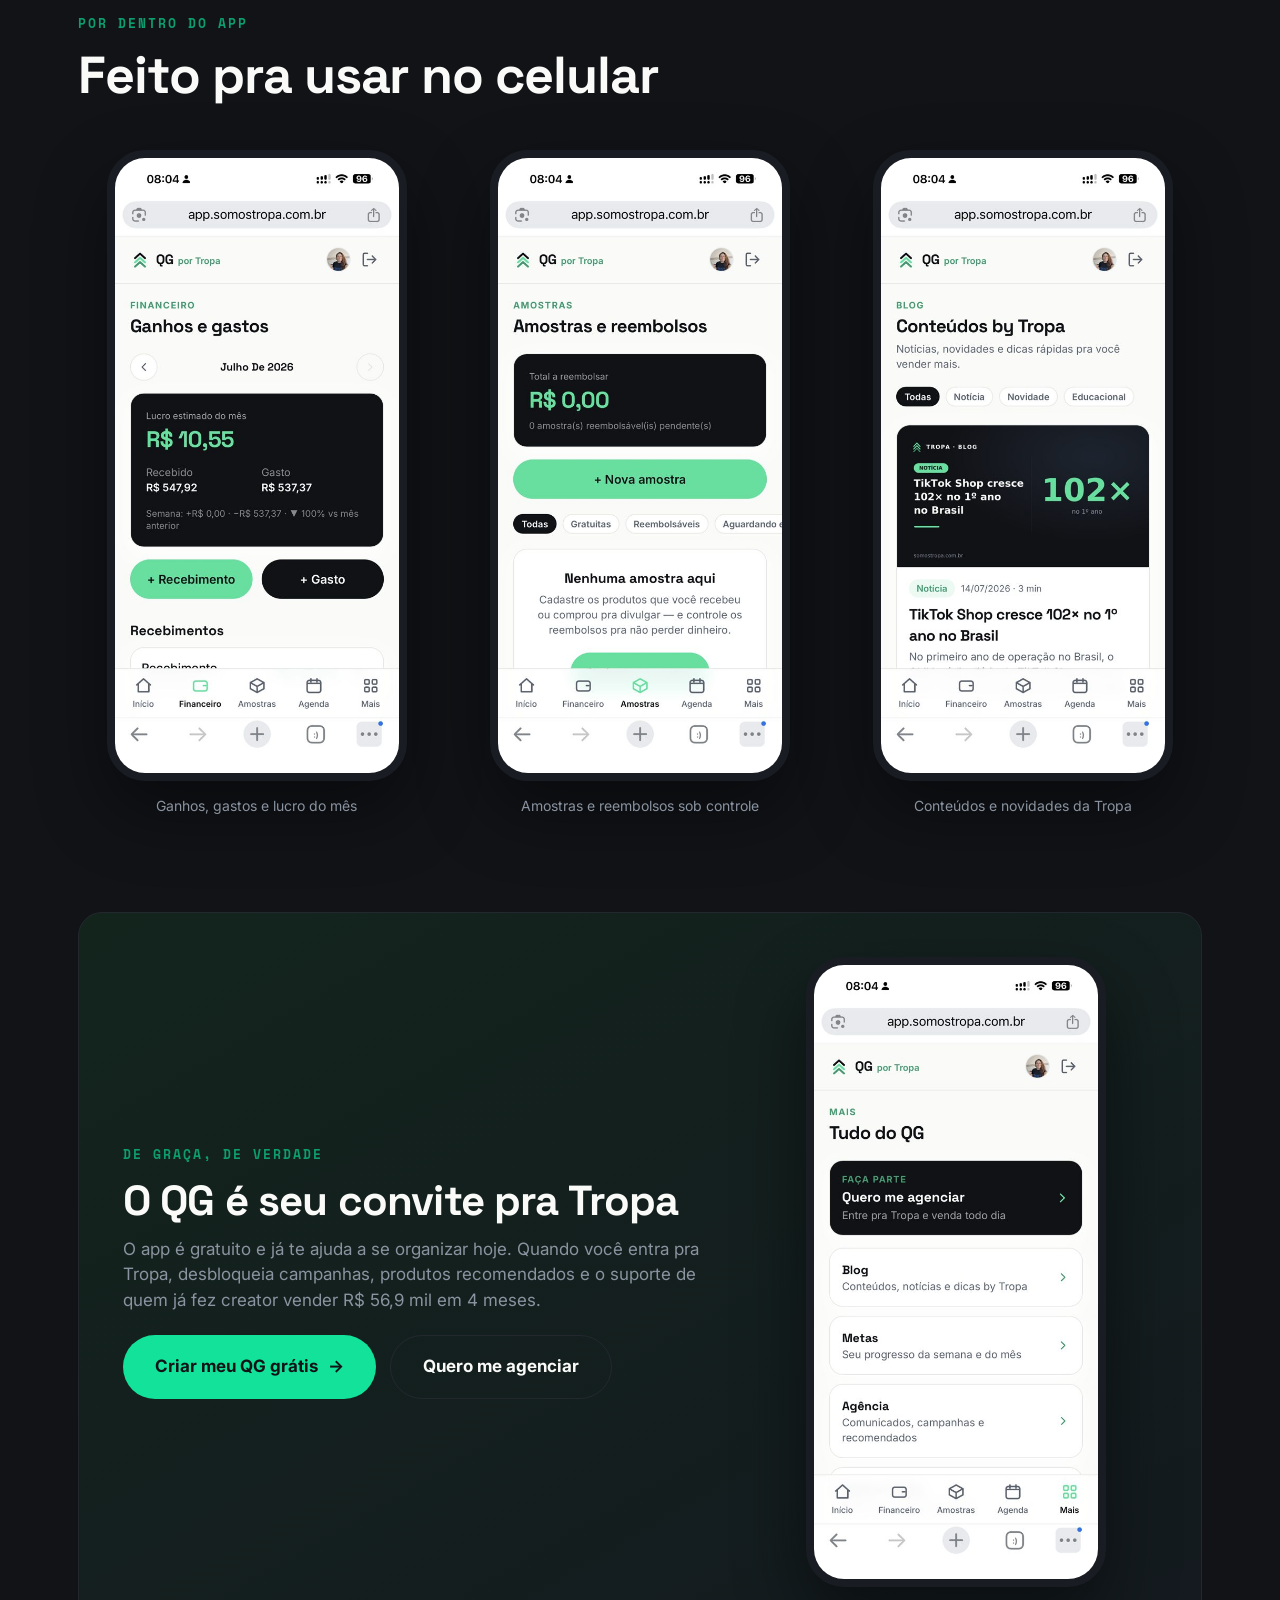
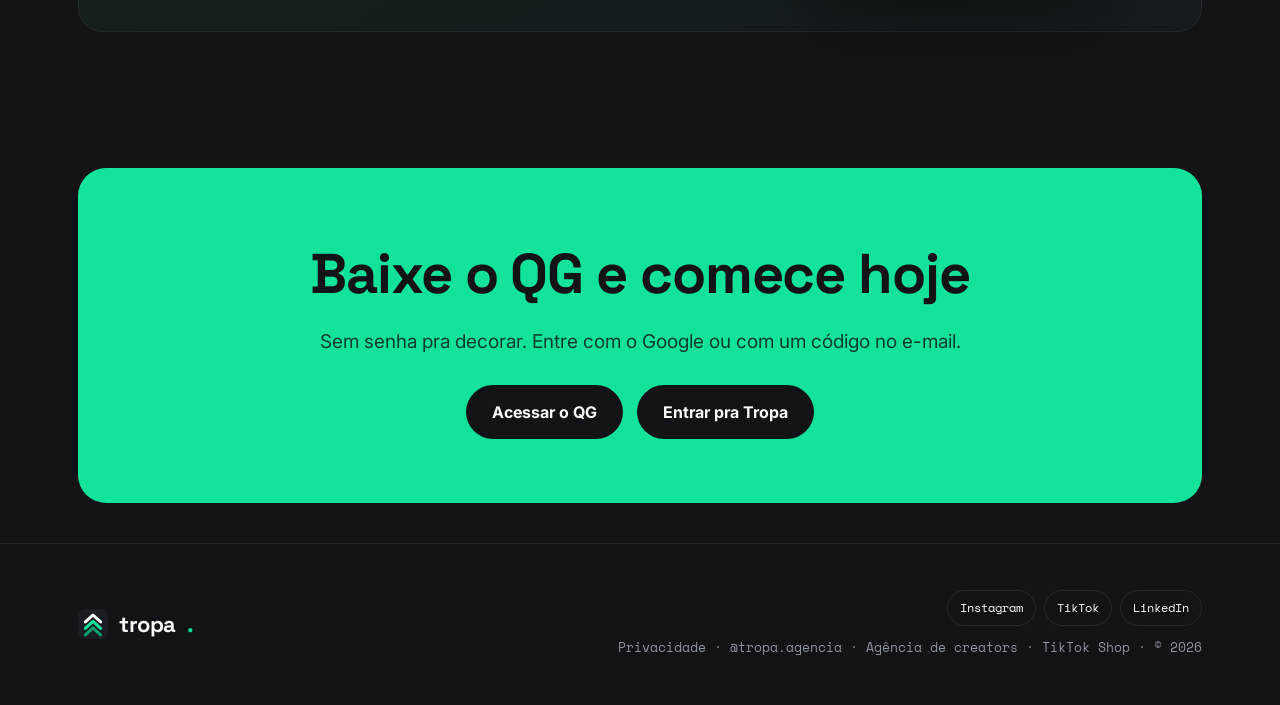
<file: qg.html>
<!doctype html>
<html lang="pt-BR">
<head>
<meta charset="utf-8">
<meta name="viewport" content="width=device-width, initial-scale=1">
<link rel="icon" href="favicon.svg" type="image/svg+xml">
<title>QG — o app grátis pro creator de TikTok Shop | Tropa</title>
<meta name="description" content="O QG é o app gratuito da Tropa pro creator: controle financeiro, amostras e reembolsos, agenda de vídeos, metas, conteúdos e a central da agência. Tudo num lugar só.">
<link rel="preconnect" href="https://fonts.googleapis.com">
<link rel="preconnect" href="https://fonts.gstatic.com" crossorigin>
<link href="https://fonts.googleapis.com/css2?family=Space+Grotesk:wght@400;500;700&family=Inter:wght@400;500;600&family=Space+Mono:wght@400;700&display=swap" rel="stylesheet">
<link rel="stylesheet" href="styles.css">
<style>
  .qg-hero{display:grid;grid-template-columns:1.1fr .9fr;gap:40px;align-items:center;padding-block:72px 40px}
  .qg-hero h1{font-family:var(--display);font-weight:700;font-size:clamp(40px,6vw,68px);letter-spacing:-.03em;line-height:1;margin:16px 0 0}
  .qg-hero .lead{color:var(--mut);font-size:19px;max-width:520px;margin-top:20px}
  .qg-hero-cta{display:flex;gap:14px;flex-wrap:wrap;margin-top:28px}
  .qg-phone{border:8px solid var(--ink-2);border-radius:38px;overflow:hidden;background:var(--ink);box-shadow:0 30px 70px rgba(0,0,0,.45);max-width:300px;margin:0 auto}
  .qg-phone img{width:100%;display:block}
  .qg-hero-media{position:relative}
  .qg-tag{display:inline-flex;gap:8px;align-items:center;font-family:var(--mono);font-size:12px;letter-spacing:1px;text-transform:uppercase;color:var(--green);border:1px solid var(--line);border-radius:30px;padding:7px 14px}
  .feat{display:grid;grid-template-columns:repeat(3,1fr);gap:18px;margin-top:48px}
  .fcard{background:var(--ink-2);border:1px solid var(--line);border-radius:18px;padding:26px}
  .fcard .fi{width:42px;height:42px;border-radius:12px;background:var(--green-soft);display:grid;place-items:center;color:var(--green);margin-bottom:16px}
  .fcard h4{font-family:var(--display);font-size:20px;margin-bottom:8px;letter-spacing:-.01em}
  .fcard p{color:var(--mut);font-size:14.5px}
  .shots{display:grid;grid-template-columns:repeat(3,1fr);gap:26px;margin-top:48px}
  .shot figcaption{color:var(--mut);font-size:14px;text-align:center;margin-top:14px}
  .qg-cta2{display:grid;grid-template-columns:1.2fr .8fr;gap:30px;align-items:center;background:linear-gradient(150deg,#13241d,#141a1f);border:1px solid var(--line);border-radius:24px;padding:44px}
  .qg-cta2 h2{font-family:var(--display);font-weight:700;font-size:clamp(28px,3.6vw,42px);letter-spacing:-.02em;line-height:1.05}
  .qg-cta2 p{color:var(--mut);font-size:17px;margin-top:14px}
  .qg-cta2 .qg-hero-cta{margin-top:22px}
  @media(max-width:860px){
    .qg-hero{grid-template-columns:1fr;gap:30px;padding-block:48px 20px}
    .feat{grid-template-columns:1fr}
    .shots{grid-template-columns:1fr;max-width:320px;margin-left:auto;margin-right:auto}
    .qg-cta2{grid-template-columns:1fr;padding:32px}
  }
</style>
</head>
<body>

<header class="nav">
  <div class="wrap">
    <a class="brand" href="index.html">
      <svg width="34" height="34" viewBox="0 0 130 130"><rect width="130" height="130" rx="30" fill="#191D23"/><g fill="none" stroke-width="13" stroke-linecap="round" stroke-linejoin="round"><path d="M32 112 L65 82 L98 112" stroke="#0E9E6E"/><path d="M32 84 L65 54 L98 84" stroke="#12E29A"/><path d="M32 56 L65 26 L98 56" stroke="#FAFBF9"/></g></svg>
      tropa<span class="dot">.</span>
    </a>
    <nav class="nav-actions">
      <a class="lnk" href="creator.html">Sou Creator</a>
      <a class="lnk" href="marca.html">Sou Marca</a>
      <a class="lnk is-active" href="qg.html">App QG</a>
      <a class="lnk" href="materiais.html">Materiais</a>
      <a class="btn" href="https://app.somostropa.com.br" target="_blank" rel="noopener">Acessar o QG</a>
    </nav>
  </div>
</header>

<main>
  <section class="qg-hero wrap">
    <div>
      <span class="qg-tag">App gratuito · Para creators</span>
      <h1>O QG do <span class="g">creator</span>.</h1>
      <p class="lead">O centro de comando do creator de TikTok Shop. Controle o dinheiro, as amostras, os vídeos e as metas num lugar só — e receba conteúdos e campanhas direto da Tropa. De graça.</p>
      <div class="qg-hero-cta">
        <a class="btn btn--lg" href="https://app.somostropa.com.br" target="_blank" rel="noopener">Acessar o QG grátis <span class="arr">→</span></a>
        <a class="btn btn--ghost btn--lg" href="creator.html">Entrar pra Tropa</a>
      </div>
    </div>
    <div class="qg-hero-media">
      <div class="qg-phone"><img src="qg-inicio.jpg" alt="Tela inicial do app QG com resumo financeiro e metas" loading="lazy"></div>
    </div>
  </section>

  <section class="section wrap" style="padding-top:56px">
    <span class="eyebrow">Tudo num lugar só</span>
    <h2>O que o QG faz por você</h2>
    <p class="intro">Menos planilha, mais venda. O QG organiza a rotina do creator que leva o TikTok Shop a sério.</p>
    <div class="feat">
      <div class="fcard"><div class="fi"><svg width="22" height="22" viewBox="0 0 24 24" fill="none" stroke="currentColor" stroke-width="2" stroke-linecap="round" stroke-linejoin="round"><rect x="3" y="6" width="18" height="13" rx="3"/><path d="M16 12h3"/></svg></div><h4>Financeiro</h4><p>Recebimentos, gastos e lucro real do mês — com histórico pra ver qualquer período.</p></div>
      <div class="fcard"><div class="fi"><svg width="22" height="22" viewBox="0 0 24 24" fill="none" stroke="currentColor" stroke-width="2" stroke-linecap="round" stroke-linejoin="round"><path d="M21 8l-9-5-9 5 9 5 9-5z"/><path d="M3 8v8l9 5 9-5V8"/></svg></div><h4>Amostras e reembolsos</h4><p>Acompanhe cada amostra e nunca mais perca um reembolso pra receber.</p></div>
      <div class="fcard"><div class="fi"><svg width="22" height="22" viewBox="0 0 24 24" fill="none" stroke="currentColor" stroke-width="2" stroke-linecap="round" stroke-linejoin="round"><rect x="3" y="5" width="18" height="16" rx="3"/><path d="M3 9h18M8 3v4M16 3v4"/></svg></div><h4>Agenda e checklist</h4><p>Planeje os vídeos do dia e mantenha a consistência — o segredo de quem vende.</p></div>
      <div class="fcard"><div class="fi"><svg width="22" height="22" viewBox="0 0 24 24" fill="none" stroke="currentColor" stroke-width="2" stroke-linecap="round" stroke-linejoin="round"><circle cx="12" cy="12" r="9"/><circle cx="12" cy="12" r="5"/><circle cx="12" cy="12" r="1"/></svg></div><h4>Metas</h4><p>Defina alvos de faturamento e de vídeos e veja seu progresso da semana e do mês.</p></div>
      <div class="fcard"><div class="fi"><svg width="22" height="22" viewBox="0 0 24 24" fill="none" stroke="currentColor" stroke-width="2" stroke-linecap="round" stroke-linejoin="round"><path d="M4 5h13v14H5a1 1 0 0 1-1-1z"/><path d="M17 8h3v9a2 2 0 0 1-2 2"/><path d="M7 9h7M7 13h7"/></svg></div><h4>Conteúdos by Tropa</h4><p>Notícias, novidades e dicas rápidas do TikTok Shop pra você vender mais.</p></div>
      <div class="fcard"><div class="fi"><svg width="22" height="22" viewBox="0 0 24 24" fill="none" stroke="currentColor" stroke-width="2" stroke-linecap="round" stroke-linejoin="round"><path d="M3 11v2a1 1 0 0 0 1 1h3l7 4V6L7 10H4a1 1 0 0 0-1 1z"/><path d="M18 8a4 4 0 0 1 0 8"/></svg></div><h4>Central da agência</h4><p>Comunicados, campanhas e produtos recomendados da Tropa direto no seu bolso.</p></div>
    </div>
  </section>

  <section class="section wrap" style="padding-top:0">
    <span class="eyebrow">Por dentro do app</span>
    <h2>Feito pra usar no celular</h2>
    <div class="shots">
      <figure class="shot"><div class="qg-phone"><img src="qg-financeiro.jpg" alt="Tela de financeiro do QG" loading="lazy"></div><figcaption>Ganhos, gastos e lucro do mês</figcaption></figure>
      <figure class="shot"><div class="qg-phone"><img src="qg-amostras.jpg" alt="Tela de amostras do QG" loading="lazy"></div><figcaption>Amostras e reembolsos sob controle</figcaption></figure>
      <figure class="shot"><div class="qg-phone"><img src="qg-blog.jpg" alt="Blog do QG" loading="lazy"></div><figcaption>Conteúdos e novidades da Tropa</figcaption></figure>
    </div>
  </section>

  <section class="section wrap" style="padding-top:0">
    <div class="qg-cta2">
      <div>
        <span class="eyebrow" style="display:block;margin-bottom:12px">De graça, de verdade</span>
        <h2>O QG é seu convite pra Tropa</h2>
        <p>O app é gratuito e já te ajuda a se organizar hoje. Quando você entra pra Tropa, desbloqueia campanhas, produtos recomendados e o suporte de quem já fez creator vender R$ 56,9 mil em 4 meses.</p>
        <div class="qg-hero-cta">
          <a class="btn btn--lg" href="https://app.somostropa.com.br" target="_blank" rel="noopener">Criar meu QG grátis <span class="arr">→</span></a>
          <a class="btn btn--ghost btn--lg" href="creator.html">Quero me agenciar</a>
        </div>
      </div>
      <div class="qg-phone"><img src="qg-mais.jpg" alt="Menu do QG com opção de se agenciar" loading="lazy"></div>
    </div>
  </section>

  <section class="wrap">
    <div class="band">
      <h2>Baixe o QG e comece hoje</h2>
      <p>Sem senha pra decorar. Entre com o Google ou com um código no e-mail.</p>
      <div style="display:flex;gap:14px;justify-content:center;flex-wrap:wrap">
        <a class="btn" href="https://app.somostropa.com.br" target="_blank" rel="noopener">Acessar o QG</a>
        <a class="btn" href="creator.html">Entrar pra Tropa</a>
      </div>
    </div>
  </section>
</main>

<footer>
  <div class="wrap">
    <a class="brand" href="index.html">
      <svg width="30" height="30" viewBox="0 0 130 130"><rect width="130" height="130" rx="30" fill="#191D23"/><g fill="none" stroke-width="13" stroke-linecap="round" stroke-linejoin="round"><path d="M32 112 L65 82 L98 112" stroke="#0E9E6E"/><path d="M32 84 L65 54 L98 84" stroke="#12E29A"/><path d="M32 56 L65 26 L98 56" stroke="#FAFBF9"/></g></svg>
      tropa<span class="dot">.</span>
    </a>
    <div class="footer-right">
      <div class="socials" aria-label="Redes sociais da Tropa">
        <a href="https://www.instagram.com/tropa.agencia/" target="_blank" rel="noopener noreferrer">Instagram</a>
        <a href="https://www.tiktok.com/@tropa.agencia" target="_blank" rel="noopener noreferrer">TikTok</a>
        <a href="https://www.linkedin.com/company/tropa-creators/" target="_blank" rel="noopener noreferrer">LinkedIn</a>
      </div>
      <div class="meta"><a href="privacidade.html">Privacidade</a> · @tropa.agencia · Agência de creators · TikTok Shop · © 2026</div>
    </div>
  </div>
</footer>

<script src="app.js"></script>
</body>
</html>
</file>
<file: styles.css>
/* ========== TROPA · DESIGN SYSTEM ========== */
:root{
  --ink:#111317; --ink-2:#191D23; --ink-3:#0B0C0F;
  --green:#12E29A; --green-2:#0E9E6E; --green-soft:#0c2b22;
  --off:#FAFBF9; --slate:#5B6470; --mut:#8A93A0; --line:#23282F;
  --display:'Space Grotesk',-apple-system,sans-serif;
  --body:'Inter',-apple-system,sans-serif;
  --mono:'Space Mono','SFMono-Regular',monospace;
  --maxw:1180px;
  --r:18px;
}
*{box-sizing:border-box;margin:0;padding:0}
html{scroll-behavior:smooth}
body{font-family:var(--body);background:var(--ink);color:var(--off);line-height:1.5;-webkit-font-smoothing:antialiased;overflow-x:hidden}
a{color:inherit;text-decoration:none}
img,svg{display:block;max-width:100%}
.skip-link{position:fixed;left:16px;top:12px;z-index:100;background:var(--green);color:var(--ink);padding:10px 14px;border-radius:8px;font-weight:700;transform:translateY(-160%);transition:transform .18s ease}
.skip-link:focus{transform:translateY(0)}
a:focus-visible,button:focus-visible,summary:focus-visible,input:focus-visible,select:focus-visible{outline:3px solid var(--green);outline-offset:3px}
.wrap{max-width:var(--maxw);margin:0 auto;padding:0 28px}
.mono{font-family:var(--mono)}
.eyebrow{font-family:var(--mono);font-size:13px;letter-spacing:2px;text-transform:uppercase;color:var(--green-2);font-weight:700}

/* buttons */
.btn{display:inline-flex;align-items:center;gap:10px;font-family:var(--body);font-weight:700;font-size:16px;white-space:nowrap;
  padding:15px 26px;border-radius:40px;border:0;cursor:pointer;transition:transform .18s ease,background .18s ease;background:var(--green);color:var(--ink)}
.btn:hover{transform:translateY(-2px)}
.btn .arr{transition:transform .18s ease}
.btn:hover .arr{transform:translateX(4px)}
.btn--ghost{background:transparent;border:1.5px solid var(--line);color:var(--off)}
.btn--ghost:hover{border-color:var(--green);color:var(--green)}
.btn--lg{padding:18px 32px;font-size:17px}
.btn--wa{background:#fff;color:var(--ink)}

/* nav */
.nav{position:sticky;top:0;z-index:50;background:rgba(17,19,23,.78);backdrop-filter:blur(14px);border-bottom:1px solid var(--line)}
.nav .wrap{display:flex;align-items:center;justify-content:space-between;height:72px}
.brand{display:flex;align-items:center;gap:11px;font-family:var(--display);font-weight:700;font-size:25px;letter-spacing:-.5px}
.brand .dot{color:var(--green)}
.nav-actions{display:flex;align-items:center;gap:10px}
.nav-actions a.lnk{font-size:15px;color:var(--mut);padding:8px 14px;border-radius:30px;transition:color .15s}
.nav-actions a.lnk:hover{color:var(--off)}
.nav-actions a.lnk.is-active{color:var(--green)}

/* hero */
.hero{padding-block:72px 40px;display:grid;grid-template-columns:1.15fr .85fr;gap:56px;align-items:center}
.hero h1{font-family:var(--display);font-weight:700;font-size:clamp(46px,7.2vw,92px);line-height:.96;letter-spacing:-.03em;margin:20px 0 24px}
.hero h1 .g{color:var(--green)}
.hero .lead{font-size:20px;color:var(--mut);max-width:520px;margin-bottom:34px}
.hero-cta{display:flex;gap:14px;flex-wrap:wrap}
.reveal{opacity:0;transform:translateY(16px);animation:rise .7s cubic-bezier(.2,.7,.2,1) forwards}
.reveal.d1{animation-delay:.05s}.reveal.d2{animation-delay:.15s}.reveal.d3{animation-delay:.25s}.reveal.d4{animation-delay:.35s}
@keyframes rise{to{opacity:1;transform:none}}

/* method board — a compact view of how Tropa operates */
.method-board{background:var(--ink-2);border:1px solid var(--line);border-radius:16px;overflow:hidden}
.method-head{display:flex;align-items:center;gap:9px;padding:16px 20px;border-bottom:1px solid var(--line)}
.method-mark{width:9px;height:9px;border-radius:50%;background:var(--green);box-shadow:0 0 0 5px rgba(18,226,154,.10)}
.method-head .lbl{font-family:var(--mono);font-size:12px;letter-spacing:2px;color:var(--off);font-weight:700}
.method-head .sub{font-family:var(--mono);font-size:12px;color:var(--mut);margin-left:auto}
.method-body{padding:34px 30px 30px;min-height:360px;display:flex;flex-direction:column;justify-content:center}
.method-kicker{color:var(--mut);font-size:15px;max-width:34ch;margin-bottom:14px}
.method-body h2{font-family:var(--display);font-size:clamp(30px,3.5vw,45px);line-height:1.02;letter-spacing:-.03em;text-wrap:balance}
.method-body h2 span{color:var(--green)}
.method-body ul{list-style:none;margin-top:28px;display:grid;gap:0}
.method-body li{display:grid;grid-template-columns:96px 1fr;gap:16px;align-items:baseline;padding:13px 0;border-top:1px solid var(--line)}
.method-body li b{font-family:var(--mono);font-size:13px;color:var(--off)}
.method-body li small{font-size:13px;color:var(--mut)}

/* marquee strip */
.strip{border-top:1px solid var(--line);border-bottom:1px solid var(--line);background:var(--ink-3);overflow:hidden}
.strip-track{display:flex;gap:48px;white-space:nowrap;padding:16px 0;font-family:var(--mono);font-size:14px;color:var(--mut);animation:marq 30s linear infinite;width:max-content}
.strip-track b{color:var(--green)}
@keyframes marq{from{transform:translateX(0)}to{transform:translateX(-50%)}}

/* reconhecimento institucional */
.recognition{display:grid;grid-template-columns:280px 1fr;gap:clamp(32px,6vw,84px);align-items:center;padding-block:56px;border-bottom:1px solid var(--line)}
.recognition-mark{display:flex;flex-direction:column;align-items:flex-start;color:var(--off);line-height:1}
.recognition-mark img{display:block;width:min(100%,250px);height:auto}
.recognition-mark small{margin-top:10px;color:var(--mut);font-family:var(--body);font-size:11px;line-height:1.4;letter-spacing:.03em}
.recognition-copy{max-width:680px}
.recognition-label{color:var(--green);font-size:13px;font-weight:700;margin-bottom:7px}
.recognition h2{font-family:var(--display);font-size:clamp(25px,3vw,38px);line-height:1.08;letter-spacing:-.025em;text-wrap:balance}
.recognition-copy>p:last-child{max-width:62ch;margin-top:12px;color:var(--mut);font-size:16px;line-height:1.65;text-wrap:pretty}

/* sections */
.section{padding-block:96px}
.section h2{font-family:var(--display);font-weight:700;font-size:clamp(32px,4.4vw,52px);letter-spacing:-.02em;line-height:1.04;margin:14px 0 0}
.section .intro{color:var(--mut);font-size:19px;max-width:620px;margin-top:18px}

/* doors */
.doors{display:grid;grid-template-columns:1fr 1fr;gap:22px;margin-top:48px}
.door{position:relative;border-radius:24px;padding:40px;min-height:340px;display:flex;flex-direction:column;border:1px solid var(--line);overflow:hidden;transition:transform .2s ease,border-color .2s ease}
.door:hover{transform:translateY(-4px)}
.door--creator{background:linear-gradient(160deg,#13241d,#141a1f)}
.door--creator:hover{border-color:var(--green)}
.door--marca{background:linear-gradient(160deg,#1a1f26,#121418)}
.door--marca:hover{border-color:#9aa0a8}
.door .tag{font-family:var(--mono);font-size:12px;letter-spacing:2px;text-transform:uppercase;color:var(--mut)}
.door h3{font-family:var(--display);font-weight:700;font-size:40px;letter-spacing:-.02em;margin:8px 0 14px}
.door p{color:var(--mut);font-size:17px;max-width:420px}
.door ul{list-style:none;margin:20px 0 0;display:flex;flex-direction:column;gap:9px}
.door li{font-size:15px;color:var(--off);display:flex;gap:10px;align-items:flex-start}
.door li::before{content:"›";color:var(--green);font-weight:700}
.door .go{margin-top:auto;display:inline-flex;align-items:center;gap:9px;font-weight:700;color:var(--off);padding-top:26px}
.door .go .arr{color:var(--green);transition:transform .18s}
.door:hover .go .arr{transform:translateX(5px)}
.door .chev{position:absolute;right:30px;top:34px;opacity:.5}

/* loop / steps */
.loop{display:grid;grid-template-columns:repeat(4,1fr);gap:18px;margin-top:48px}
.lcard{background:var(--ink-2);border:1px solid var(--line);border-radius:18px;padding:26px}
.lcard .n{font-family:var(--mono);color:var(--green);font-size:15px;font-weight:700}
.lcard h4{font-family:var(--display);font-size:21px;margin:12px 0 8px;letter-spacing:-.01em}
.lcard p{color:var(--mut);font-size:14.5px}

/* generic cards grid */
.grid3{display:grid;grid-template-columns:repeat(3,1fr);gap:20px;margin-top:44px}
.card{background:var(--ink-2);border:1px solid var(--line);border-radius:20px;padding:30px}
.card .ic{margin-bottom:18px}
.card h3{font-family:var(--display);font-size:23px;letter-spacing:-.01em;margin-bottom:9px}
.card p{color:var(--mut);font-size:15.5px}

/* requisitos */
.req{display:grid;grid-template-columns:1fr 1fr;gap:14px;margin-top:40px}
.req .item{display:flex;gap:14px;align-items:center;background:var(--ink-2);border:1px solid var(--line);border-radius:14px;padding:18px 20px;font-size:17px;font-weight:500}
.req .ck{width:28px;height:28px;border-radius:50%;background:var(--green);color:var(--ink);display:flex;align-items:center;justify-content:center;font-weight:800;flex-shrink:0}

/* faq */
.faq{margin-top:40px;max-width:820px}
.faq details{border-bottom:1px solid var(--line);padding:22px 0}
.faq summary{font-family:var(--display);font-weight:500;font-size:20px;list-style:none;cursor:pointer;display:flex;justify-content:space-between;gap:20px}
.faq summary::-webkit-details-marker{display:none}
.faq summary::after{content:"+";color:var(--green);font-size:26px;line-height:.8}
.faq details[open] summary::after{content:"\2013"}
.faq p{color:var(--mut);margin-top:14px;font-size:16.5px;max-width:680px}

/* form */
.form-wrap{margin-top:44px;display:grid;grid-template-columns:1fr 1fr;gap:40px;align-items:start}
.form-side h2{margin-bottom:14px}
.form-side p{color:var(--mut);font-size:18px;max-width:440px}
.form-side .wa{margin-top:26px}
form.lead{background:var(--ink-2);border:1px solid var(--line);border-radius:22px;padding:30px}
form.lead .fld{margin-bottom:16px}
form.lead label{display:block;font-family:var(--mono);font-size:12px;letter-spacing:1px;text-transform:uppercase;color:var(--mut);margin-bottom:7px}
form.lead input,form.lead select{width:100%;background:var(--ink);border:1px solid var(--line);border-radius:12px;padding:14px 16px;color:var(--off);font-family:var(--body);font-size:16px;transition:border-color .15s}
form.lead input:focus,form.lead select:focus{outline:none;border-color:var(--green)}
form.lead .row{display:grid;grid-template-columns:1fr 1fr;gap:14px}
form.lead button{width:100%;margin-top:8px;justify-content:center}
.form-ok{display:none;text-align:center;padding:18px 0 4px}
.form-ok.show{display:block}
.form-ok .big{font-family:var(--display);font-size:26px;margin-bottom:8px}
.form-ok p{color:var(--mut)}
.form-error{margin-top:14px;color:#ffb4ab;font-size:14px;line-height:1.45}
.form-note{margin-top:12px;color:var(--mut);font-size:12.5px;line-height:1.5;text-align:center}
.form-note a{color:var(--off);text-decoration:underline;text-underline-offset:3px}

/* big cta band */
.band{background:var(--green);color:var(--ink);border-radius:28px;padding:64px 40px;text-align:center;margin:40px 0}
.band h2{font-family:var(--display);font-weight:700;font-size:clamp(34px,5vw,56px);letter-spacing:-.02em;margin-bottom:12px}
.band p{font-size:19px;color:#0b3d2c;margin-bottom:28px}
.band .btn{background:var(--ink);color:var(--off)}

/* footer */
footer{border-top:1px solid var(--line);padding:46px 0;margin-top:20px}
footer .wrap{display:flex;justify-content:space-between;gap:20px;flex-wrap:wrap;align-items:center}
footer .brand{font-size:22px}
footer .meta{font-family:var(--mono);font-size:13px;color:var(--mut);text-align:right;line-height:1.8}
.footer-right{display:flex;flex-direction:column;align-items:flex-end;gap:10px}
.socials{display:flex;gap:8px;flex-wrap:wrap;justify-content:flex-end}
.socials a{font-family:var(--mono);font-size:12px;color:var(--off);border:1px solid var(--line);border-radius:999px;padding:8px 12px;transition:border-color .18s,color .18s,background-color .18s}
.socials a:hover,.socials a:focus-visible{color:var(--ink);background:var(--green);border-color:var(--green);outline:none}

/* page hero (creator/marca) */
.phero{padding-block:80px 30px}
.phero .eyebrow{margin-bottom:18px;display:block}
.phero h1{font-family:var(--display);font-weight:700;font-size:clamp(42px,6vw,80px);line-height:.98;letter-spacing:-.03em}
.phero h1 .g{color:var(--green)}
.phero .lead{font-size:20px;color:var(--mut);max-width:560px;margin:22px 0 32px}

/* ===== materiais: hub + cards ===== */
.mgrid{display:grid;grid-template-columns:repeat(3,1fr);gap:22px;margin-top:48px}
.mcard{display:flex;flex-direction:column;background:var(--ink-2);border:1px solid var(--line);border-radius:20px;overflow:hidden;transition:transform .2s ease,border-color .2s ease}
.mcard:hover{transform:translateY(-4px);border-color:var(--green)}
.mcard .thumb{position:relative;aspect-ratio:16/10;overflow:hidden;background:var(--ink-3)}
.mcard .thumb img{width:100%;height:100%;object-fit:cover;object-position:top center}
.mcard .thumb .tag{position:absolute;left:14px;top:14px;font-family:var(--mono);font-size:11px;letter-spacing:1.5px;text-transform:uppercase;color:var(--ink);background:var(--green);padding:6px 11px;border-radius:999px;font-weight:700}
.mcard .mbody{padding:24px 24px 26px;display:flex;flex-direction:column;flex:1}
.mcard h3{font-family:var(--display);font-size:22px;letter-spacing:-.01em;margin-bottom:9px}
.mcard p{color:var(--mut);font-size:15px;flex:1}
.mcard .go{margin-top:20px;display:inline-flex;align-items:center;gap:9px;font-weight:700;color:var(--green)}
.mcard .go .arr{transition:transform .18s}
.mcard:hover .go .arr{transform:translateX(5px)}

/* ===== landing de material ===== */
.lp-hero{padding-block:56px 20px;display:grid;grid-template-columns:.82fr 1.18fr;gap:52px;align-items:center}
.lp-cover{position:relative}
.lp-cover img{width:100%;border-radius:16px;border:1px solid var(--line);box-shadow:0 30px 70px rgba(0,0,0,.45)}
.lp-cover .badge{position:absolute;top:-14px;left:-14px;background:var(--green);color:var(--ink);font-family:var(--mono);font-size:12px;font-weight:700;letter-spacing:1px;padding:9px 14px;border-radius:999px;box-shadow:0 8px 22px rgba(18,226,154,.3)}
.lp-info .eyebrow{display:block;margin-bottom:16px}
.lp-info h1{font-family:var(--display);font-weight:700;font-size:clamp(34px,4.6vw,54px);line-height:1.02;letter-spacing:-.02em}
.lp-info h1 .g{color:var(--green)}
.lp-info .lead{color:var(--mut);font-size:18px;margin:18px 0 22px;max-width:520px}
.lp-list{list-style:none;display:flex;flex-direction:column;gap:11px;margin:0 0 30px}
.lp-list li{display:flex;gap:12px;font-size:16px;color:var(--off);align-items:flex-start}
.lp-list li::before{content:"›";color:var(--green);font-weight:700}
.dl-card{background:var(--ink-2);border:1px solid var(--line);border-radius:22px;padding:28px}
.dl-card h2{font-family:var(--display);font-size:22px;margin-bottom:6px}
.dl-card .sub{color:var(--mut);font-size:14.5px;margin-bottom:20px}
.dl-note{color:var(--mut);font-size:12.5px;margin-top:14px;text-align:center}
.dl-card .form-ok .big{color:var(--green)}
.dl-card .form-ok .btn{margin:6px 0}

/* ===== promo de materiais (home / creator) ===== */
.mpromo{display:grid;grid-template-columns:1fr auto;gap:30px;align-items:center;background:linear-gradient(150deg,#13241d,#141a1f);border:1px solid var(--line);border-radius:24px;padding:40px 44px;margin-top:20px}
.mpromo .eyebrow{display:block;margin-bottom:12px}
.mpromo h2{font-family:var(--display);font-weight:700;font-size:clamp(26px,3.4vw,40px);letter-spacing:-.02em;line-height:1.05}
.mpromo p{color:var(--mut);font-size:17px;margin-top:12px;max-width:560px}
.mpromo .thumbs{display:flex}
.mpromo .thumbs img{width:112px;border-radius:10px;border:1px solid var(--line);box-shadow:0 14px 30px rgba(0,0,0,.4)}
.mpromo .thumbs img:nth-child(2){margin-left:-34px;transform:translateY(-10px) rotate(3deg)}
.mpromo .thumbs img:nth-child(3){margin-left:-34px;transform:translateY(6px) rotate(6deg)}
.mpromo .mp-cta{margin-top:24px}

/* ===== cases ===== */
.case-hero{padding-block:52px 10px;display:grid;grid-template-columns:.9fr 1.1fr;gap:50px;align-items:center}
.case-hero .ch-photo img{width:100%;border-radius:20px;border:1px solid var(--line);box-shadow:0 30px 70px rgba(0,0,0,.5)}
.case-hero .eyebrow{display:block;margin-bottom:16px}
.case-hero h1{font-family:var(--display);font-weight:700;font-size:clamp(36px,5vw,60px);line-height:1;letter-spacing:-.02em}
.case-hero h1 .g{color:var(--green)}
.case-hero .lead{color:var(--mut);font-size:18px;margin:18px 0 26px;max-width:520px}
.case-hero .ch-cta{display:flex;gap:12px;flex-wrap:wrap}
.case-stats{display:grid;grid-template-columns:repeat(4,1fr);gap:16px;margin-top:36px}
.stat{background:var(--ink-2);border:1px solid var(--line);border-radius:18px;padding:24px}
.stat.hl{background:var(--ink);border-color:var(--green-soft)}
.stat .v{font-family:var(--display);font-weight:700;font-size:34px;letter-spacing:-.02em}
.stat.hl .v{color:var(--green)}
.stat .l{color:var(--mut);font-size:14px;margin-top:6px;line-height:1.35}
.case-chart{background:var(--ink);border:1px solid var(--line);border-radius:22px;padding:34px 34px 26px;margin-top:26px}
.case-chart h3{font-family:var(--display);font-size:22px;margin-bottom:26px}
.bars{display:grid;grid-template-columns:repeat(4,1fr);gap:20px;align-items:end;height:280px}
.bar{display:flex;flex-direction:column;align-items:center;justify-content:flex-end;height:100%}
.bar .col{width:64%;max-width:96px;background:linear-gradient(180deg,var(--green),var(--green-2));border-radius:10px 10px 4px 4px}
.bar .v{font-family:var(--mono);font-size:14px;color:var(--off);margin-bottom:10px;font-weight:700}
.bar .m{font-family:var(--mono);font-size:13px;color:var(--mut);margin-top:12px}
.case-chart .src{color:var(--mut);font-size:12.5px;margin-top:20px}
.case-gallery{display:grid;grid-template-columns:repeat(3,1fr);gap:16px;margin-top:44px}
.case-gallery img{width:100%;aspect-ratio:3/4;object-fit:cover;border-radius:16px;border:1px solid var(--line)}
.why{margin-top:44px;max-width:820px;list-style:none;display:flex;flex-direction:column;gap:16px}
.why li{display:flex;gap:14px;font-size:17px;color:var(--off);align-items:flex-start}
.why li::before{content:"›";color:var(--green);font-weight:700;font-size:20px}
.why li b{color:var(--off)}
/* home: faixa de prova/case com rosto */
.proof{display:grid;grid-template-columns:.7fr 1.3fr;gap:44px;align-items:center;background:linear-gradient(150deg,#13241d,#141a1f);border:1px solid var(--line);border-radius:28px;padding:40px;overflow:hidden}
.proof .pf-photo img{width:100%;border-radius:18px;border:1px solid var(--line)}
.proof .eyebrow{display:block;margin-bottom:12px}
.proof h2{font-family:var(--display);font-weight:700;font-size:clamp(28px,3.6vw,44px);line-height:1.04;letter-spacing:-.02em}
.proof h2 .g{color:var(--green)}
.proof p{color:var(--mut);font-size:17px;margin:14px 0 20px;max-width:560px}
.proof .pf-num{display:flex;gap:28px;flex-wrap:wrap;margin:18px 0 22px}
.proof .pf-num div{font-family:var(--display)}
.proof .pf-num .n{font-size:30px;font-weight:700;color:var(--green)}
.proof .pf-num .t{font-size:13px;color:var(--mut);font-family:var(--body)}

/* responsive */
@media(max-width:900px){
  .recognition{grid-template-columns:1fr;gap:24px}
  .mgrid{grid-template-columns:1fr 1fr}
  .case-hero{grid-template-columns:1fr;gap:30px;padding-top:38px}
  .case-hero .ch-photo{max-width:380px}
  .case-stats{grid-template-columns:1fr 1fr}
  .case-gallery{grid-template-columns:1fr 1fr}
  .proof{grid-template-columns:1fr;text-align:left}
  .lp-hero{grid-template-columns:1fr;gap:34px;padding-top:40px}
  .lp-cover{max-width:340px}
  .mpromo{grid-template-columns:1fr;text-align:left}
  .mpromo .thumbs{margin-top:8px}
  .hero{grid-template-columns:1fr;gap:36px;padding-top:48px}
  .doors{grid-template-columns:1fr}
  .loop{grid-template-columns:1fr 1fr}
  .grid3{grid-template-columns:1fr}
  .req{grid-template-columns:1fr}
  .form-wrap{grid-template-columns:1fr;gap:28px}
  .section{padding-block:72px}
  .nav-actions a.lnk{display:none}
}
@media(max-width:520px){
  .wrap{padding-inline:20px}
  .nav .wrap{height:68px}
  .brand{gap:8px;font-size:22px}
  .brand svg{width:30px;height:30px}
  .nav-actions{gap:6px}
  .nav-actions .btn{font-size:14px;padding:12px 16px}
  .hero{padding-block:48px 32px;gap:30px}
  .hero h1{font-size:clamp(42px,12vw,54px);line-height:1}
  .hero .lead{font-size:17px;line-height:1.6;margin-bottom:26px}
  .hero-cta{gap:10px}
  .hero-cta .btn{flex:1 1 150px;justify-content:center;padding-inline:18px}
  .eyebrow{font-size:11px;letter-spacing:1.5px}
  .method-body{padding:28px 22px;min-height:0}
  .method-head{padding-inline:16px}
  .method-head .sub{font-size:10px}
  .section{padding-block:60px}
  .recognition{padding-block:42px}
  .recognition-mark img{width:min(100%,230px)}
  .section .intro{font-size:17px}
  .door{min-height:0;padding:28px 24px;border-radius:16px}
  .door h3{font-size:34px}
  .lcard,.card{border-radius:14px}
  .proof,.mpromo{padding:26px 22px;border-radius:16px}
  .mpromo[style*="grid-template-columns"]{grid-template-columns:1fr!important}
  .band{padding:44px 22px;border-radius:16px;margin-block:20px}
  .form-wrap{margin-top:32px}
  form.lead,.dl-card{padding:22px 18px;border-radius:16px}
  .phero{padding-block:56px 20px}
  .phero h1{font-size:clamp(40px,12vw,54px)}
  .lp-hero,.case-hero{padding-block:40px 12px}
  .loop{grid-template-columns:1fr}
  form.lead .row{grid-template-columns:1fr}
  footer .wrap{flex-direction:column;align-items:flex-start}
  footer .meta{text-align:left}
  .footer-right{align-items:flex-start}
  .socials{justify-content:flex-start}
  .method-body li{grid-template-columns:1fr;gap:3px}
}
@media(prefers-reduced-motion:reduce){
  html{scroll-behavior:auto}
  *,*::before,*::after{animation-duration:.01ms!important;animation-iteration-count:1!important;transition-duration:.01ms!important;scroll-behavior:auto!important}
  .reveal{animation:none;opacity:1;transform:none}
  .strip-track{animation:none}
}
</file>
<file: painel.css>
:root{--ink:#171b21;--muted:#647067;--line:#dfe5e1;--bg:#f4f7f5;--surface:#fff;--green:#0e9e6e;--green-dark:#087c55;--green-soft:#e5f6ef;--danger:#b42318;--radius:12px}
*{box-sizing:border-box}
[hidden]{display:none!important}
body{margin:0;background:var(--bg);color:var(--ink);font-family:Inter,system-ui,sans-serif;font-size:14px}
button,input,select,textarea{font:inherit}
button,a,select{cursor:pointer}
button:focus-visible,a:focus-visible,input:focus-visible,select:focus-visible,textarea:focus-visible{outline:3px solid rgba(14,158,110,.26);outline-offset:2px}
.brand{display:inline-flex;align-items:center;gap:9px;color:var(--ink);font-size:21px;font-weight:700;text-decoration:none;letter-spacing:-.03em}.brand span{color:var(--green)}
.login-shell{min-height:100dvh;display:grid;place-items:center;padding:24px;background:var(--ink)}
.login-panel{width:min(100%,420px);display:flex;flex-direction:column;gap:32px;background:var(--surface);padding:36px;border-radius:16px}
.login-panel h1{font-size:26px;margin:0 0 8px;letter-spacing:-.025em}.login-panel p{color:var(--muted);margin:0;line-height:1.6}.login-panel small{color:var(--muted)}
form label,.dialog-body>label,.toolbar>label{display:flex;flex-direction:column;gap:7px;font-weight:600}
#login-form,#setup-form,#setup-view{display:flex;flex-direction:column;gap:16px}
#setup-view[hidden],#login-form[hidden]{display:none}
input,select,textarea{width:100%;border:1px solid #cbd4ce;background:#fff;color:var(--ink);border-radius:10px;padding:11px 12px;transition:border-color .18s ease}
input::placeholder,textarea::placeholder{color:#68756d}
input:hover,select:hover,textarea:hover{border-color:#9caaa1}
button{border:0;border-radius:10px;background:var(--green);color:#fff;padding:11px 16px;font-weight:700;transition:background .18s ease,transform .18s ease}
button:hover{background:var(--green-dark)}button:active{transform:translateY(1px)}button:disabled{opacity:.55;cursor:wait}
.error{min-height:18px;color:var(--danger)!important;font-size:13px}
.topbar{height:64px;background:var(--surface);border-bottom:1px solid var(--line);display:flex;align-items:center;justify-content:space-between;padding:0 28px;position:sticky;top:0;z-index:10}
.top-actions{display:flex;align-items:center;gap:14px;color:var(--muted);font-size:13px}.quiet{background:#fff;color:var(--ink);border:1px solid var(--line);padding:8px 12px}.quiet:hover{background:#eef3f0}
.workspace{max-width:1240px;margin:0 auto;padding:38px 28px 64px}
.page-title{display:flex;justify-content:space-between;align-items:flex-start;gap:20px}.page-title h1{font-size:28px;margin:0 0 7px;letter-spacing:-.03em}.page-title p{margin:0;color:var(--muted)}
.metrics{display:grid;grid-template-columns:repeat(4,1fr);gap:12px;margin:28px 0}
.metric{background:var(--surface);padding:18px;border-radius:var(--radius);border:1px solid var(--line)}.metric strong{display:block;font-size:26px;letter-spacing:-.04em}.metric span{display:block;margin-top:5px;color:var(--muted)}
.toolbar{display:flex;gap:12px;align-items:flex-end;margin-bottom:16px}.toolbar>label{min-width:160px;color:var(--muted);font-size:12px}.search{position:relative;flex:1}.search span{position:absolute;left:12px;bottom:11px;font-size:20px;color:var(--muted)}.search input{padding-left:38px}
.table-wrap{background:var(--surface);border:1px solid var(--line);border-radius:var(--radius);overflow:hidden}
table{width:100%;border-collapse:collapse}th{text-align:left;padding:12px 16px;background:#f8faf9;color:var(--muted);font-size:12px;font-weight:600}td{padding:15px 16px;border-top:1px solid var(--line);vertical-align:middle}tbody tr:hover{background:#fafcfb}
.lead-name{font-weight:600}.lead-sub{color:var(--muted);font-size:12px;margin-top:4px}.badge{display:inline-flex;align-items:center;border-radius:999px;padding:5px 8px;background:#edf1ef;color:#46534b;font-size:11px;font-weight:700}.badge.marca{background:#e9efff;color:#3159a6}.badge.creator{background:var(--green-soft);color:#08724f}
.status-select{min-width:132px;padding:7px 9px;font-size:12px}.row-action{background:transparent;color:var(--green-dark);padding:7px}.row-action:hover{background:var(--green-soft)}
.loading,.empty{padding:64px 24px;text-align:center;color:var(--muted)}.empty h2{color:var(--ink);font-size:18px;margin:0 0 8px}.empty p{margin:0}
dialog{width:min(94vw,570px);max-height:90dvh;border:0;border-radius:16px;padding:0;box-shadow:0 8px 28px rgba(10,20,15,.24)}dialog::backdrop{background:rgba(12,17,14,.55)}
.dialog-head{display:flex;align-items:flex-start;justify-content:space-between;padding:24px;border-bottom:1px solid var(--line)}.dialog-head h2{margin:9px 0 0;font-size:22px}.icon-btn{font-size:25px;line-height:1;background:transparent;color:var(--muted);padding:5px}.icon-btn:hover{background:#eef3f0}
.dialog-body{display:flex;flex-direction:column;gap:20px;padding:24px;overflow:auto}.contact-actions{display:flex;flex-wrap:wrap;gap:8px}.contact-actions a{border:1px solid var(--line);border-radius:9px;color:var(--ink);padding:9px 11px;text-decoration:none;font-weight:600}.contact-actions a:hover{background:var(--green-soft);border-color:#bce9d8}
.detail-grid{display:grid;grid-template-columns:1fr 1fr;gap:12px}.detail{padding:12px;background:#f6f8f7;border-radius:10px}.detail dt{color:var(--muted);font-size:11px;margin-bottom:5px}.detail dd{margin:0;overflow-wrap:anywhere}
.toast{position:fixed;right:22px;bottom:22px;background:var(--ink);color:#fff;border-radius:10px;padding:12px 15px;opacity:0;transform:translateY(8px);pointer-events:none;transition:.2s ease}.toast.show{opacity:1;transform:none}
.sr-only{position:absolute;width:1px;height:1px;padding:0;margin:-1px;overflow:hidden;clip:rect(0,0,0,0);white-space:nowrap;border:0}
@media(max-width:760px){.topbar{padding:0 16px}.top-actions span{display:none}.workspace{padding:26px 16px 48px}.metrics{grid-template-columns:1fr 1fr}.toolbar{align-items:stretch;flex-direction:column}.toolbar>label{width:100%}.table-wrap{overflow-x:auto}table{min-width:720px}.detail-grid{grid-template-columns:1fr}}
@media(prefers-reduced-motion:reduce){*,*::before,*::after{scroll-behavior:auto!important;transition-duration:.01ms!important}}
</file>
